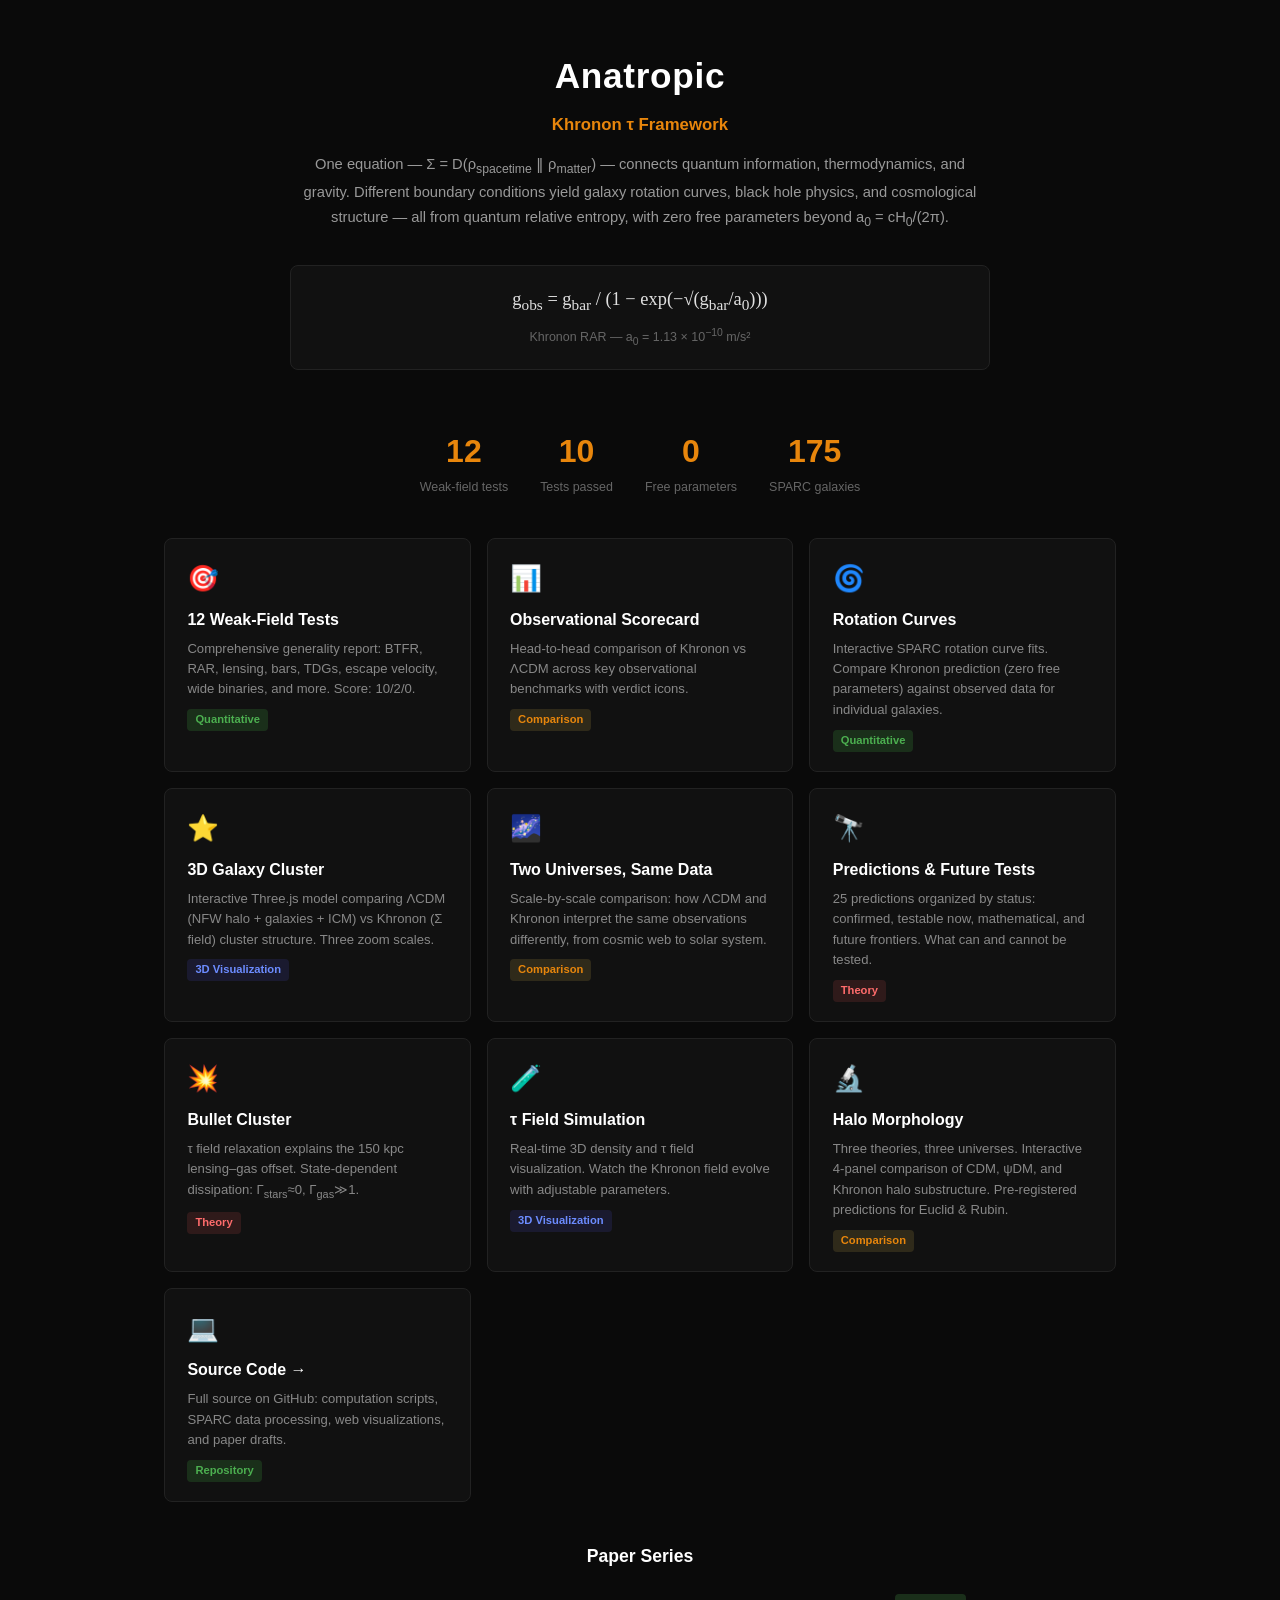
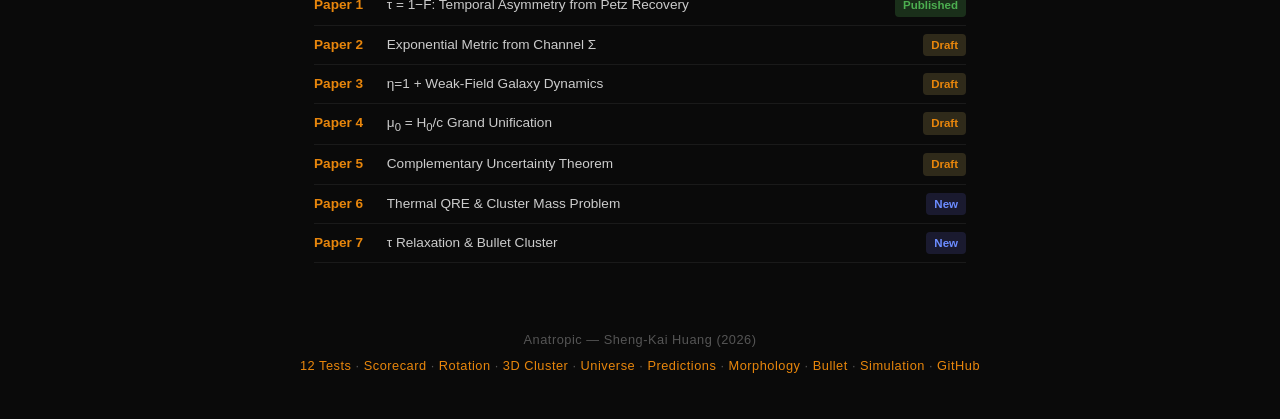
<file: web/index.html>
<!DOCTYPE html>
<html lang="en">
<head>
  <meta charset="UTF-8" />
  <meta name="viewport" content="width=device-width, initial-scale=1.0" />
  <title>Anatropic — Khronon τ Framework</title>
  <link rel="stylesheet" href="style.css" />
  <style>
    .hero {
      max-width: 860px;
      margin: 0 auto;
      padding: 3rem 1.5rem 1.5rem;
      text-align: center;
    }
    .hero h1 { font-size: 2.2rem; margin-bottom: 0.5rem; }
    .hero .tagline {
      font-size: 1.05rem;
      color: #e8860c;
      font-weight: 600;
      margin-bottom: 0.8rem;
    }
    .hero .desc {
      font-size: 0.92rem;
      color: #999;
      max-width: 700px;
      margin: 0 auto;
      line-height: 1.7;
    }

    .equation-banner {
      text-align: center;
      margin: 2rem auto 0;
      padding: 1.2rem;
      background: #111;
      border: 1px solid #222;
      border-radius: 8px;
      max-width: 700px;
      font-family: "Cambria Math", "Latin Modern Math", Georgia, serif;
      font-size: 1.15rem;
      color: #e0e0e0;
    }
    .equation-banner .eq-label {
      font-size: 0.78rem;
      color: #666;
      font-family: "Inter", sans-serif;
      margin-top: 0.5rem;
    }

    .page-grid {
      display: grid;
      grid-template-columns: repeat(auto-fill, minmax(280px, 1fr));
      gap: 16px;
      max-width: 1000px;
      margin: 2.5rem auto;
      padding: 0 1.5rem;
    }
    .page-card {
      background: #111;
      border: 1px solid #222;
      border-radius: 8px;
      padding: 1.2rem 1.4rem;
      transition: border-color 0.2s, transform 0.15s;
      text-decoration: none;
      display: block;
    }
    .page-card:hover {
      border-color: #e8860c;
      transform: translateY(-2px);
    }
    .page-card .card-icon {
      font-size: 1.6rem;
      margin-bottom: 0.5rem;
    }
    .page-card .card-title {
      font-size: 1rem;
      font-weight: 700;
      color: #fff;
      margin-bottom: 0.4rem;
    }
    .page-card .card-desc {
      font-size: 0.82rem;
      color: #888;
      line-height: 1.55;
    }
    .page-card .card-tag {
      display: inline-block;
      font-size: 0.7rem;
      padding: 2px 8px;
      border-radius: 4px;
      margin-top: 0.6rem;
      font-weight: 600;
    }
    .tag-data { background: #1a2f1a; color: #4caf50; }
    .tag-viz { background: #1a1a2f; color: #6c8cff; }
    .tag-theory { background: #2f1a1a; color: #ff6c6c; }
    .tag-compare { background: #2f2a1a; color: #e8860c; }

    .stats-row {
      display: flex;
      justify-content: center;
      gap: 2rem;
      margin: 2rem auto;
      flex-wrap: wrap;
    }
    .stat-item {
      text-align: center;
    }
    .stat-num {
      font-size: 2rem;
      font-weight: 800;
      color: #e8860c;
    }
    .stat-label {
      font-size: 0.78rem;
      color: #666;
    }

    .papers-section {
      max-width: 700px;
      margin: 2rem auto;
      padding: 0 1.5rem;
    }
    .papers-section h2 {
      font-size: 1.1rem;
      color: #fff;
      margin-bottom: 1rem;
      text-align: center;
    }
    .paper-row {
      display: flex;
      align-items: baseline;
      gap: 0.8rem;
      padding: 0.5rem 0;
      border-bottom: 1px solid #1a1a1a;
      font-size: 0.85rem;
    }
    .paper-num {
      color: #e8860c;
      font-weight: 700;
      min-width: 60px;
    }
    .paper-title { color: #ccc; flex: 1; }
    .paper-status {
      font-size: 0.72rem;
      padding: 2px 8px;
      border-radius: 4px;
      font-weight: 600;
    }
    .ps-done { background: #1a2f1a; color: #4caf50; }
    .ps-draft { background: #2f2a1a; color: #e8860c; }
    .ps-wip { background: #1a1a2f; color: #6c8cff; }
  </style>
</head>
<body>

  <div class="hero">
    <h1>Anatropic</h1>
    <div class="tagline">Khronon &tau; Framework</div>
    <p class="desc">
      One equation &mdash; &Sigma; = D(&rho;<sub>spacetime</sub> &Vert; &rho;<sub>matter</sub>) &mdash;
      connects quantum information, thermodynamics, and gravity.
      Different boundary conditions yield galaxy rotation curves, black hole physics,
      and cosmological structure &mdash; all from quantum relative entropy,
      with zero free parameters beyond a<sub>0</sub> = cH<sub>0</sub>/(2&pi;).
    </p>

    <div class="equation-banner">
      g<sub>obs</sub> = g<sub>bar</sub> / (1 &minus; exp(&minus;&radic;(g<sub>bar</sub>/a<sub>0</sub>)))
      <div class="eq-label">Khronon RAR &mdash; a<sub>0</sub> = 1.13 &times; 10<sup>&minus;10</sup> m/s&sup2;</div>
    </div>
  </div>

  <div class="stats-row">
    <div class="stat-item">
      <div class="stat-num">12</div>
      <div class="stat-label">Weak-field tests</div>
    </div>
    <div class="stat-item">
      <div class="stat-num">10</div>
      <div class="stat-label">Tests passed</div>
    </div>
    <div class="stat-item">
      <div class="stat-num">0</div>
      <div class="stat-label">Free parameters</div>
    </div>
    <div class="stat-item">
      <div class="stat-num">175</div>
      <div class="stat-label">SPARC galaxies</div>
    </div>
  </div>

  <div class="page-grid">
    <a href="generality.html" class="page-card">
      <div class="card-icon">&#x1F3AF;</div>
      <div class="card-title">12 Weak-Field Tests</div>
      <div class="card-desc">
        Comprehensive generality report: BTFR, RAR, lensing, bars, TDGs,
        escape velocity, wide binaries, and more. Score: 10/2/0.
      </div>
      <span class="card-tag tag-data">Quantitative</span>
    </a>

    <a href="scorecard.html" class="page-card">
      <div class="card-icon">&#x1F4CA;</div>
      <div class="card-title">Observational Scorecard</div>
      <div class="card-desc">
        Head-to-head comparison of Khronon vs &Lambda;CDM across
        key observational benchmarks with verdict icons.
      </div>
      <span class="card-tag tag-compare">Comparison</span>
    </a>

    <a href="rotation.html" class="page-card">
      <div class="card-icon">&#x1F300;</div>
      <div class="card-title">Rotation Curves</div>
      <div class="card-desc">
        Interactive SPARC rotation curve fits. Compare Khronon prediction
        (zero free parameters) against observed data for individual galaxies.
      </div>
      <span class="card-tag tag-data">Quantitative</span>
    </a>

    <a href="cluster3d.html" class="page-card">
      <div class="card-icon">&#x2B50;</div>
      <div class="card-title">3D Galaxy Cluster</div>
      <div class="card-desc">
        Interactive Three.js model comparing &Lambda;CDM (NFW halo + galaxies + ICM)
        vs Khronon (&Sigma; field) cluster structure. Three zoom scales.
      </div>
      <span class="card-tag tag-viz">3D Visualization</span>
    </a>

    <a href="universe.html" class="page-card">
      <div class="card-icon">&#x1F30C;</div>
      <div class="card-title">Two Universes, Same Data</div>
      <div class="card-desc">
        Scale-by-scale comparison: how &Lambda;CDM and Khronon interpret the
        same observations differently, from cosmic web to solar system.
      </div>
      <span class="card-tag tag-compare">Comparison</span>
    </a>

    <a href="predictions.html" class="page-card">
      <div class="card-icon">&#x1F52D;</div>
      <div class="card-title">Predictions &amp; Future Tests</div>
      <div class="card-desc">
        25 predictions organized by status: confirmed, testable now,
        mathematical, and future frontiers. What can and cannot be tested.
      </div>
      <span class="card-tag tag-theory">Theory</span>
    </a>

    <a href="bullet.html" class="page-card">
      <div class="card-icon">&#x1F4A5;</div>
      <div class="card-title">Bullet Cluster</div>
      <div class="card-desc">
        &tau; field relaxation explains the 150 kpc lensing&ndash;gas offset.
        State-dependent dissipation: &Gamma;<sub>stars</sub>&approx;0,
        &Gamma;<sub>gas</sub>&gg;1.
      </div>
      <span class="card-tag tag-theory">Theory</span>
    </a>

    <a href="sim.html" class="page-card">
      <div class="card-icon">&#x1F9EA;</div>
      <div class="card-title">&tau; Field Simulation</div>
      <div class="card-desc">
        Real-time 3D density and &tau; field visualization.
        Watch the Khronon field evolve with adjustable parameters.
      </div>
      <span class="card-tag tag-viz">3D Visualization</span>
    </a>

    <a href="morphology.html" class="page-card">
      <div class="card-icon">&#x1F52C;</div>
      <div class="card-title">Halo Morphology</div>
      <div class="card-desc">
        Three theories, three universes. Interactive 4-panel comparison of
        CDM, &psi;DM, and Khronon halo substructure. Pre-registered predictions
        for Euclid &amp; Rubin.
      </div>
      <span class="card-tag tag-compare">Comparison</span>
    </a>

    <a href="https://github.com/akaiHuang/anatropic" class="page-card" target="_blank" rel="noopener">
      <div class="card-icon">&#x1F4BB;</div>
      <div class="card-title">Source Code &rarr;</div>
      <div class="card-desc">
        Full source on GitHub: computation scripts, SPARC data processing,
        web visualizations, and paper drafts.
      </div>
      <span class="card-tag tag-data">Repository</span>
    </a>
  </div>

  <div class="papers-section">
    <h2>Paper Series</h2>
    <div class="paper-row">
      <span class="paper-num">Paper 1</span>
      <span class="paper-title">&tau; = 1&minus;F: Temporal Asymmetry from Petz Recovery</span>
      <span class="paper-status ps-done">Published</span>
    </div>
    <div class="paper-row">
      <span class="paper-num">Paper 2</span>
      <span class="paper-title">Exponential Metric from Channel &Sigma;</span>
      <span class="paper-status ps-draft">Draft</span>
    </div>
    <div class="paper-row">
      <span class="paper-num">Paper 3</span>
      <span class="paper-title">&eta;=1 + Weak-Field Galaxy Dynamics</span>
      <span class="paper-status ps-draft">Draft</span>
    </div>
    <div class="paper-row">
      <span class="paper-num">Paper 4</span>
      <span class="paper-title">&mu;<sub>0</sub> = H<sub>0</sub>/c Grand Unification</span>
      <span class="paper-status ps-draft">Draft</span>
    </div>
    <div class="paper-row">
      <span class="paper-num">Paper 5</span>
      <span class="paper-title">Complementary Uncertainty Theorem</span>
      <span class="paper-status ps-draft">Draft</span>
    </div>
    <div class="paper-row">
      <span class="paper-num">Paper 6</span>
      <span class="paper-title">Thermal QRE &amp; Cluster Mass Problem</span>
      <span class="paper-status ps-wip">New</span>
    </div>
    <div class="paper-row">
      <span class="paper-num">Paper 7</span>
      <span class="paper-title">&tau; Relaxation &amp; Bullet Cluster</span>
      <span class="paper-status ps-wip">New</span>
    </div>
  </div>

  <footer>
    Anatropic &mdash; Sheng-Kai Huang (2026)<br />
    <a href="generality.html">12 Tests</a>
    &middot;
    <a href="scorecard.html">Scorecard</a>
    &middot;
    <a href="rotation.html">Rotation</a>
    &middot;
    <a href="cluster3d.html">3D Cluster</a>
    &middot;
    <a href="universe.html">Universe</a>
    &middot;
    <a href="predictions.html">Predictions</a>
    &middot;
    <a href="morphology.html">Morphology</a>
    &middot;
    <a href="bullet.html">Bullet</a>
    &middot;
    <a href="sim.html">Simulation</a>
    &middot;
    <a href="https://github.com/akaiHuang/anatropic" target="_blank" rel="noopener">GitHub</a>
  </footer>

</body>
</html>
</file>
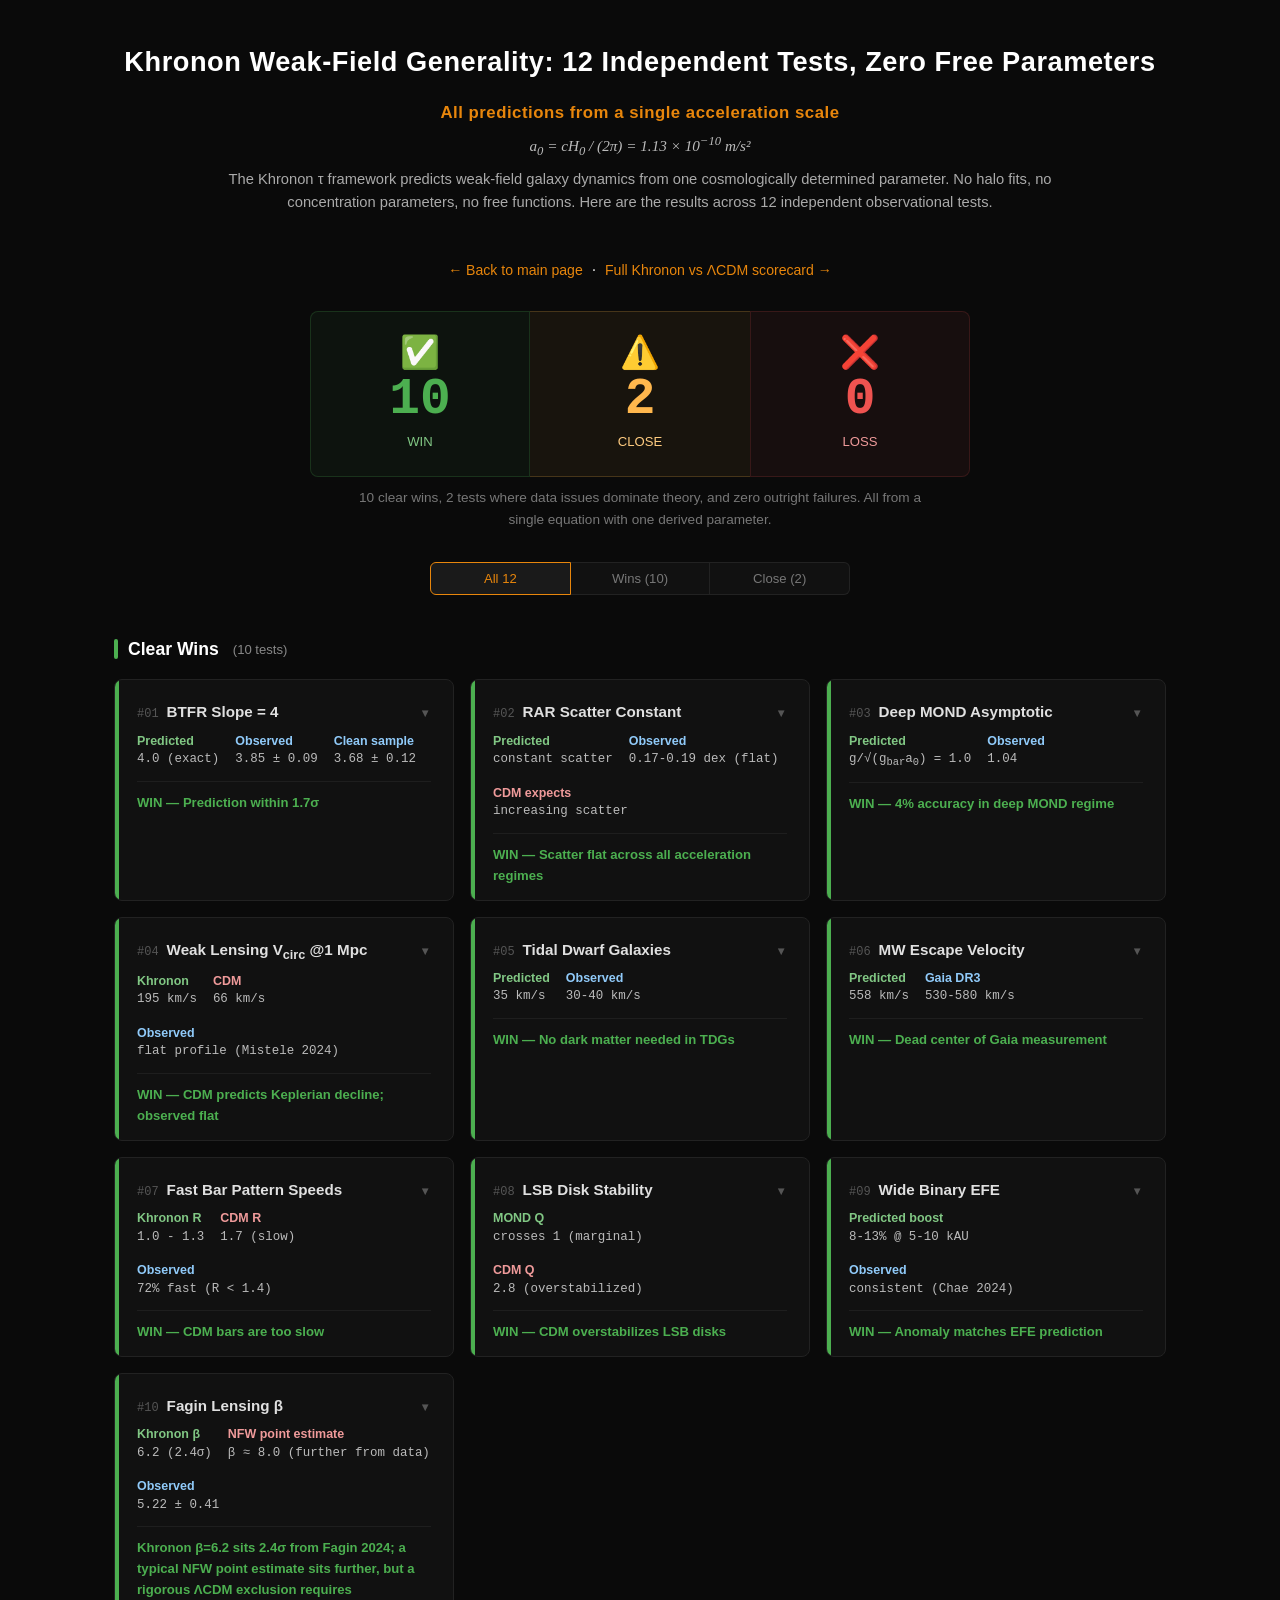
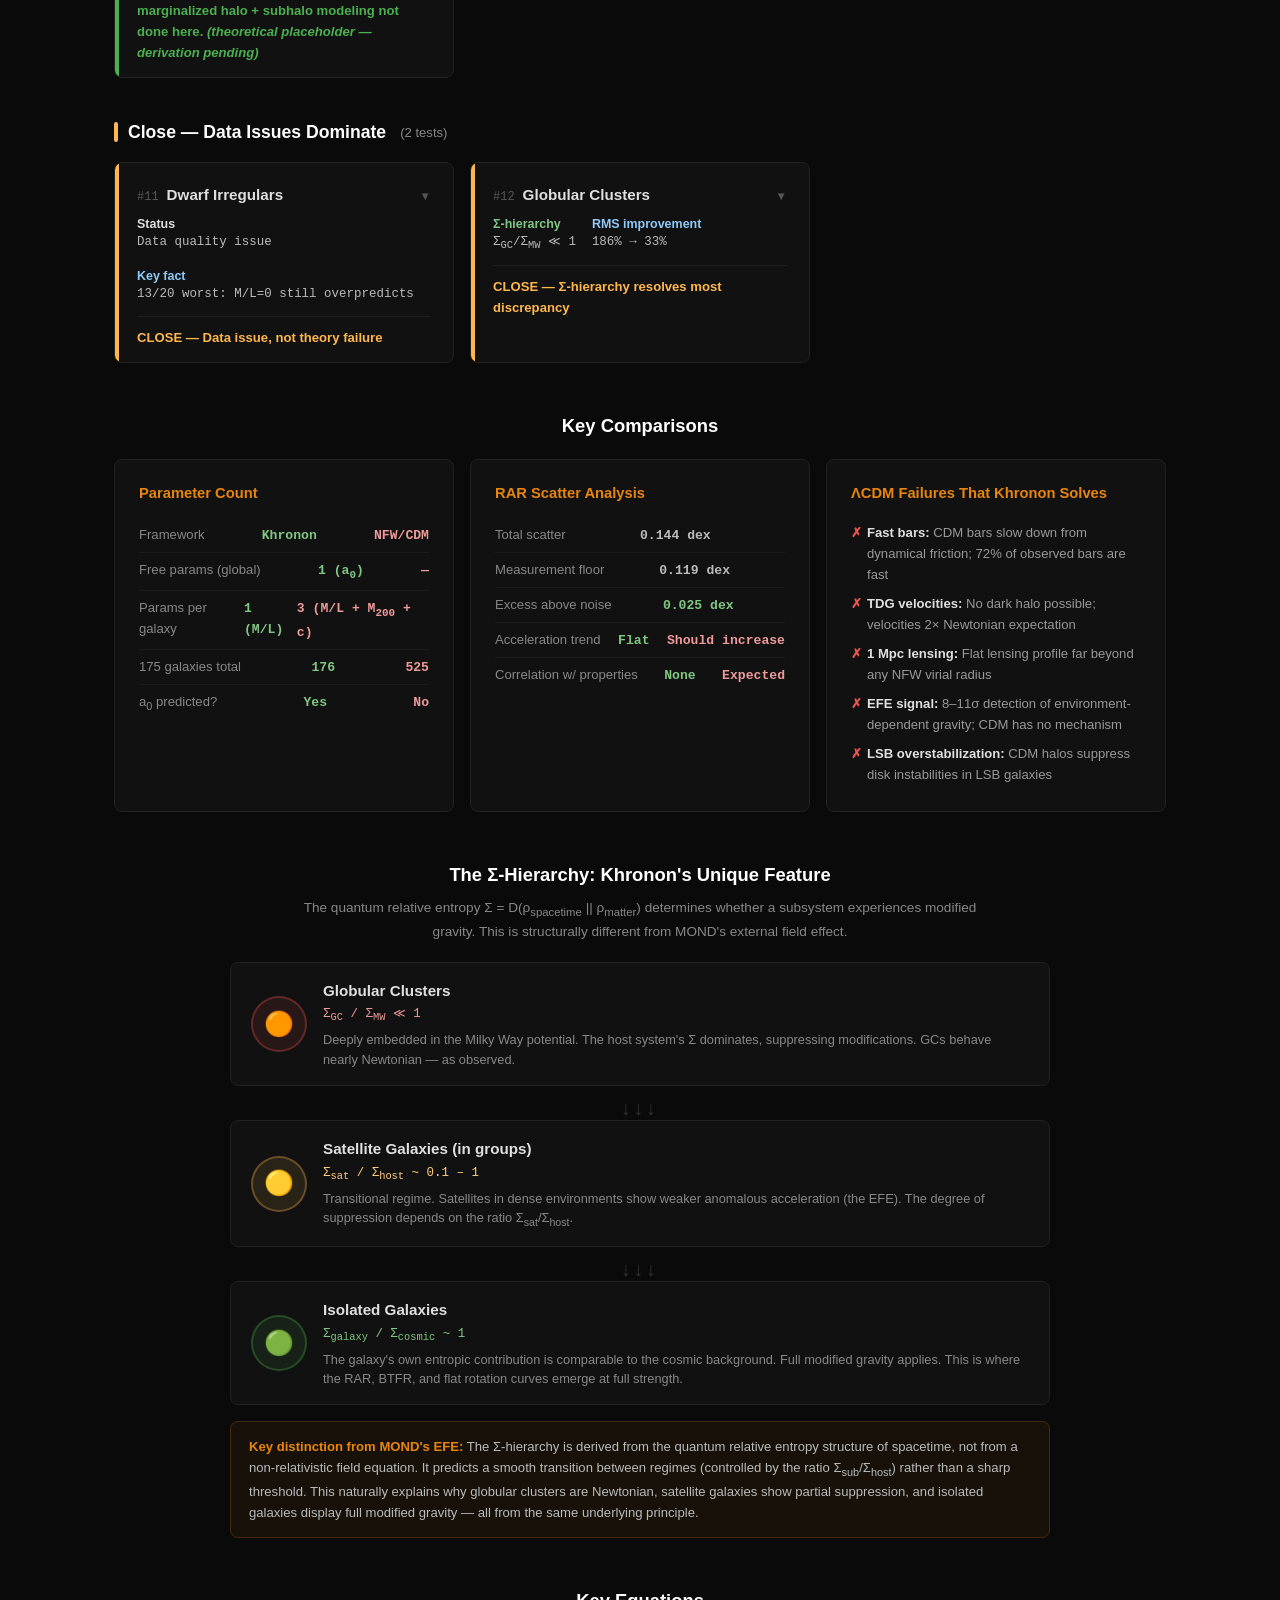
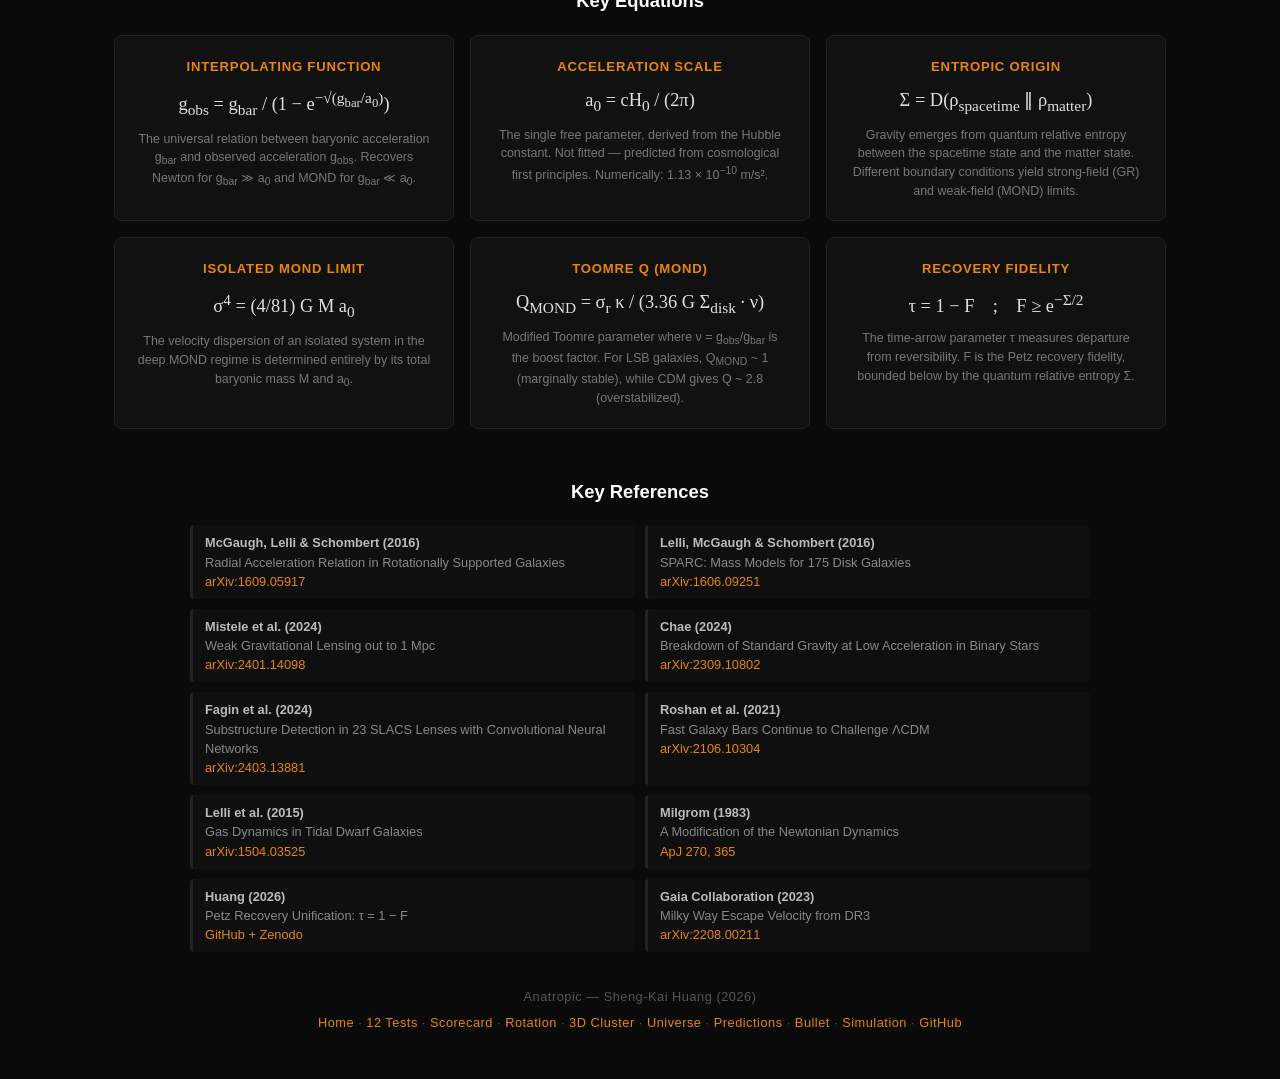
<file: web/generality.html>
<!DOCTYPE html>
<html lang="en">
<head>
  <meta charset="UTF-8" />
  <meta name="viewport" content="width=device-width, initial-scale=1.0" />
  <title>Weak-Field Generality — 12 Independent Tests, Zero Free Parameters</title>
  <link rel="stylesheet" href="style.css" />
  <style>
    /* ── Generality page styles ───────────────────────────── */

    /* Hero section */
    .hero-tagline {
      font-size: 1.05rem;
      color: #e8860c;
      font-weight: 600;
      letter-spacing: 0.03em;
      margin-bottom: 0.3rem;
    }
    .hero-equation {
      font-family: "Cambria Math", "Latin Modern Math", Georgia, serif;
      font-style: italic;
      font-size: 0.95rem;
      color: #bbbbbb;
      margin-bottom: 0.4rem;
    }

    /* ── Score banner ─────────────────────────────────────── */
    .score-banner {
      display: flex;
      justify-content: center;
      align-items: center;
      gap: 0;
      max-width: 700px;
      margin: 1.8rem auto 0.4rem;
      flex-wrap: wrap;
    }
    .score-block {
      flex: 1;
      min-width: 150px;
      max-width: 220px;
      padding: 24px 16px;
      text-align: center;
      position: relative;
    }
    .score-block .sb-icon {
      font-size: 2rem;
      line-height: 1;
      margin-bottom: 6px;
    }
    .score-block .sb-number {
      font-size: 3.2rem;
      font-weight: 800;
      font-family: "Menlo", "Consolas", monospace;
      line-height: 1;
    }
    .score-block .sb-label {
      font-size: 0.82rem;
      margin-top: 6px;
      font-weight: 500;
    }
    .score-block.win {
      background: rgba(76, 175, 80, 0.06);
      border: 1px solid rgba(76, 175, 80, 0.2);
      border-radius: 8px 0 0 8px;
    }
    .score-block.win .sb-number { color: #4caf50; }
    .score-block.win .sb-label { color: #81c784; }
    .score-block.close {
      background: rgba(255, 183, 77, 0.06);
      border: 1px solid rgba(255, 183, 77, 0.2);
      border-left: none;
      border-right: none;
    }
    .score-block.close .sb-number { color: #ffb74d; }
    .score-block.close .sb-label { color: #ffcc80; }
    .score-block.loss {
      background: rgba(239, 83, 80, 0.06);
      border: 1px solid rgba(239, 83, 80, 0.15);
      border-radius: 0 8px 8px 0;
    }
    .score-block.loss .sb-number { color: #ef5350; }
    .score-block.loss .sb-label { color: #ef9a9a; }

    .score-summary-text {
      text-align: center;
      font-size: 0.85rem;
      color: #777;
      max-width: 600px;
      margin: 0.6rem auto 0;
    }

    /* ── Nav link ─────────────────────────────────────────── */
    .nav-link {
      text-align: center;
      margin: 16px 0;
    }
    .nav-link a {
      color: #e8860c;
      text-decoration: none;
      font-size: 0.88rem;
    }
    .nav-link a:hover {
      text-decoration: underline;
      color: #ffaa33;
    }

    /* ── Filter tabs ──────────────────────────────────────── */
    .filter-tabs {
      display: flex;
      justify-content: center;
      gap: 0;
      max-width: 420px;
      margin: 2rem auto 0.5rem;
    }
    .filter-tab {
      flex: 1;
      padding: 8px 16px;
      font-size: 0.82rem;
      background: #111;
      color: #777;
      border: 1px solid #222;
      cursor: pointer;
      transition: all 0.2s;
      font-family: inherit;
    }
    .filter-tab:first-child { border-radius: 6px 0 0 6px; }
    .filter-tab:last-child { border-radius: 0 6px 6px 0; border-left: none; }
    .filter-tab:not(:first-child):not(:last-child) { border-left: none; }
    .filter-tab.active {
      background: #1a1a1a;
      color: #e8860c;
      border-color: #e8860c;
    }
    .filter-tab:hover:not(.active) {
      background: #161616;
      color: #aaa;
    }

    /* ── Section headings ─────────────────────────────────── */
    .section-heading {
      max-width: 1100px;
      margin: 2.5rem auto 1rem;
      padding: 0 1.5rem;
      font-size: 1.1rem;
      font-weight: 600;
      color: #ffffff;
      display: flex;
      align-items: center;
      gap: 10px;
    }
    .section-heading .sh-bar {
      width: 4px;
      height: 20px;
      border-radius: 2px;
    }
    .section-heading .sh-bar.green { background: #4caf50; }
    .section-heading .sh-bar.amber { background: #ffb74d; }
    .section-heading .sh-count {
      font-size: 0.82rem;
      color: #888;
      font-weight: 400;
      margin-left: 4px;
    }

    /* ── Test cards ────────────────────────────────────────── */
    .test-grid {
      display: grid;
      grid-template-columns: repeat(auto-fill, minmax(340px, 1fr));
      gap: 16px;
      max-width: 1100px;
      margin: 0 auto;
      padding: 0 1.5rem;
    }

    .test-card {
      background: #111;
      border: 1px solid #222;
      border-radius: 8px;
      padding: 0;
      position: relative;
      transition: border-color 0.2s, transform 0.15s;
      overflow: hidden;
    }
    .test-card:hover {
      border-color: #444;
      transform: translateY(-2px);
    }

    .test-card .tc-indicator {
      position: absolute;
      top: 0;
      left: 0;
      width: 4px;
      height: 100%;
      border-radius: 8px 0 0 8px;
    }
    .test-card .tc-indicator.green { background: #4caf50; }
    .test-card .tc-indicator.amber { background: #ffb74d; }

    .tc-summary {
      padding: 20px 22px 0 22px;
      cursor: pointer;
      user-select: none;
    }

    .test-card .tc-header {
      display: flex;
      align-items: baseline;
      gap: 8px;
      margin-bottom: 8px;
    }
    .test-card .tc-num {
      font-family: "Menlo", "Consolas", monospace;
      font-size: 0.75rem;
      color: #555;
      flex-shrink: 0;
    }
    .test-card .tc-name {
      font-size: 0.95rem;
      font-weight: 600;
      color: #e0e0e0;
    }
    .test-card .tc-toggle {
      margin-left: auto;
      font-size: 0.72rem;
      color: #555;
      transition: transform 0.2s;
      flex-shrink: 0;
    }
    .test-card.expanded .tc-toggle {
      transform: rotate(180deg);
    }

    .tc-quick {
      display: flex;
      gap: 16px;
      flex-wrap: wrap;
      margin-bottom: 12px;
    }
    .tc-quick-item {
      font-size: 0.78rem;
      line-height: 1.4;
    }
    .tc-quick-label {
      font-weight: 600;
      display: block;
    }
    .tc-quick-label.pred { color: #81c784; }
    .tc-quick-label.obs { color: #90caf9; }
    .tc-quick-label.cdm { color: #ef9a9a; }
    .tc-quick-value {
      color: #bbb;
      font-family: "Menlo", "Consolas", monospace;
      font-size: 0.78rem;
    }

    .tc-verdict-line {
      padding: 10px 0 14px;
      border-top: 1px solid #1e1e1e;
      font-size: 0.82rem;
      font-weight: 600;
    }
    .tc-verdict-line.green { color: #4caf50; }
    .tc-verdict-line.amber { color: #ffb74d; }

    /* Expandable detail */
    .tc-detail {
      max-height: 0;
      overflow: hidden;
      transition: max-height 0.35s ease, padding 0.35s ease;
      padding: 0 22px;
    }
    .test-card.expanded .tc-detail {
      max-height: 600px;
      padding: 0 22px 18px;
    }

    .tc-detail-section {
      margin-bottom: 10px;
    }
    .tc-detail-section .td-label {
      font-size: 0.78rem;
      font-weight: 600;
      margin-bottom: 2px;
    }
    .tc-detail-section .td-label.khronon { color: #81c784; }
    .tc-detail-section .td-label.cdm { color: #ef9a9a; }
    .tc-detail-section .td-label.obs { color: #90caf9; }
    .tc-detail-section .td-label.note { color: #e8860c; }
    .tc-detail-section .td-text {
      font-size: 0.8rem;
      color: #999;
      line-height: 1.55;
    }

    .tc-ref {
      font-size: 0.72rem;
      color: #555;
      margin-top: 8px;
      font-style: italic;
      border-top: 1px solid #1a1a1a;
      padding-top: 8px;
    }

    /* ── Comparison section ────────────────────────────────── */
    .comparison-section {
      max-width: 1100px;
      margin: 3rem auto 0;
      padding: 0 1.5rem;
    }
    .comparison-section h2 {
      font-size: 1.15rem;
      font-weight: 600;
      color: #fff;
      text-align: center;
      margin-bottom: 1.2rem;
    }

    .comparison-grid {
      display: grid;
      grid-template-columns: repeat(auto-fit, minmax(320px, 1fr));
      gap: 16px;
    }
    .comparison-card {
      background: #111;
      border: 1px solid #222;
      border-radius: 8px;
      padding: 22px 24px;
      transition: border-color 0.2s;
    }
    .comparison-card:hover {
      border-color: #333;
    }
    .comparison-card .cc-title {
      font-size: 0.92rem;
      font-weight: 600;
      color: #e8860c;
      margin-bottom: 12px;
    }

    .cc-row {
      display: flex;
      justify-content: space-between;
      align-items: baseline;
      padding: 6px 0;
      border-bottom: 1px solid #1a1a1a;
      font-size: 0.82rem;
    }
    .cc-row:last-child { border-bottom: none; }
    .cc-row-label { color: #888; }
    .cc-row-khronon { color: #81c784; font-weight: 600; font-family: "Menlo","Consolas",monospace; }
    .cc-row-cdm { color: #ef9a9a; font-weight: 600; font-family: "Menlo","Consolas",monospace; }

    .cc-failures {
      margin-top: 10px;
      padding: 0;
      list-style: none;
    }
    .cc-failures li {
      font-size: 0.82rem;
      color: #999;
      padding: 4px 0 4px 16px;
      position: relative;
    }
    .cc-failures li::before {
      content: "\2717";
      position: absolute;
      left: 0;
      color: #ef5350;
      font-weight: 700;
    }
    .cc-failures li strong {
      color: #e0e0e0;
    }

    /* ── Sigma hierarchy ──────────────────────────────────── */
    .sigma-section {
      max-width: 1100px;
      margin: 3rem auto 0;
      padding: 0 1.5rem;
    }
    .sigma-section h2 {
      font-size: 1.15rem;
      font-weight: 600;
      color: #fff;
      text-align: center;
      margin-bottom: 0.5rem;
    }
    .sigma-section .sigma-subtitle {
      text-align: center;
      font-size: 0.85rem;
      color: #888;
      max-width: 700px;
      margin: 0 auto 1.2rem;
    }

    .sigma-diagram {
      max-width: 820px;
      margin: 0 auto;
      position: relative;
    }
    .sigma-row {
      display: flex;
      align-items: center;
      gap: 16px;
      padding: 16px 20px;
      background: #111;
      border: 1px solid #222;
      border-radius: 8px;
      margin-bottom: 12px;
      transition: border-color 0.2s;
    }
    .sigma-row:hover { border-color: #333; }

    .sigma-icon {
      width: 56px;
      height: 56px;
      border-radius: 50%;
      display: flex;
      align-items: center;
      justify-content: center;
      font-size: 1.5rem;
      flex-shrink: 0;
    }
    .sigma-icon.newtonian {
      background: rgba(239, 83, 80, 0.1);
      border: 2px solid rgba(239, 83, 80, 0.3);
    }
    .sigma-icon.transition {
      background: rgba(255, 183, 77, 0.1);
      border: 2px solid rgba(255, 183, 77, 0.3);
    }
    .sigma-icon.modified {
      background: rgba(76, 175, 80, 0.1);
      border: 2px solid rgba(76, 175, 80, 0.3);
    }

    .sigma-content { flex: 1; }
    .sigma-name {
      font-size: 0.95rem;
      font-weight: 600;
      color: #e0e0e0;
      margin-bottom: 2px;
    }
    .sigma-formula {
      font-family: "Menlo", "Consolas", monospace;
      font-size: 0.78rem;
      margin-bottom: 4px;
    }
    .sigma-formula.newton { color: #ef9a9a; }
    .sigma-formula.trans { color: #ffcc80; }
    .sigma-formula.mod { color: #81c784; }
    .sigma-desc {
      font-size: 0.8rem;
      color: #888;
      line-height: 1.5;
    }

    .sigma-arrow {
      text-align: center;
      color: #333;
      font-size: 1.2rem;
      margin: -4px 0;
      letter-spacing: 0.15em;
    }

    .sigma-note {
      max-width: 820px;
      margin: 16px auto 0;
      padding: 14px 18px;
      background: rgba(232, 134, 12, 0.06);
      border: 1px solid rgba(232, 134, 12, 0.2);
      border-radius: 8px;
      font-size: 0.82rem;
      color: #bbb;
      line-height: 1.6;
    }
    .sigma-note strong { color: #e8860c; }

    /* ── Equations section ─────────────────────────────────── */
    .equations-section {
      max-width: 1100px;
      margin: 3rem auto 0;
      padding: 0 1.5rem;
    }
    .equations-section h2 {
      font-size: 1.15rem;
      font-weight: 600;
      color: #fff;
      text-align: center;
      margin-bottom: 1.2rem;
    }
    .eq-grid {
      display: grid;
      grid-template-columns: repeat(auto-fit, minmax(300px, 1fr));
      gap: 16px;
    }
    .eq-card {
      background: #111;
      border: 1px solid #222;
      border-radius: 8px;
      padding: 20px 22px;
      text-align: center;
      transition: border-color 0.2s;
    }
    .eq-card:hover { border-color: #333; }
    .eq-card .eq-name {
      font-size: 0.82rem;
      font-weight: 600;
      color: #e8860c;
      margin-bottom: 10px;
      text-transform: uppercase;
      letter-spacing: 0.06em;
    }
    .eq-card .eq-formula {
      font-family: "Cambria Math", "Latin Modern Math", Georgia, serif;
      font-size: 1.15rem;
      color: #e0e0e0;
      margin-bottom: 8px;
      line-height: 1.5;
    }
    .eq-card .eq-desc {
      font-size: 0.78rem;
      color: #777;
      line-height: 1.5;
    }

    /* ── References section ────────────────────────────────── */
    .references-section {
      max-width: 1100px;
      margin: 3rem auto 0;
      padding: 0 1.5rem;
    }
    .references-section h2 {
      font-size: 1.15rem;
      font-weight: 600;
      color: #fff;
      text-align: center;
      margin-bottom: 1.2rem;
    }
    .ref-list {
      display: grid;
      grid-template-columns: repeat(auto-fit, minmax(300px, 1fr));
      gap: 10px;
      max-width: 900px;
      margin: 0 auto;
    }
    .ref-item {
      font-size: 0.8rem;
      color: #888;
      line-height: 1.5;
      padding: 8px 12px;
      background: #0f0f0f;
      border-radius: 4px;
      border-left: 3px solid #222;
    }
    .ref-item a {
      color: #e8860c;
      text-decoration: none;
    }
    .ref-item a:hover {
      text-decoration: underline;
      color: #ffaa33;
    }
    .ref-item strong { color: #bbb; }

    /* ── Responsive ────────────────────────────────────────── */
    @media (max-width: 760px) {
      h1 { font-size: 1.25rem; }
      .score-banner { flex-direction: column; align-items: center; }
      .score-block { max-width: 100%; width: 100%; }
      .score-block.win { border-radius: 8px 8px 0 0; }
      .score-block.close { border-left: 1px solid rgba(255,183,77,0.2); border-right: 1px solid rgba(255,183,77,0.2); }
      .score-block.loss { border-radius: 0 0 8px 8px; }
      .score-block .sb-number { font-size: 2.4rem; }
      .test-grid { grid-template-columns: 1fr; }
      .tc-quick { flex-direction: column; gap: 8px; }
      .sigma-row { flex-direction: column; text-align: center; }
      .filter-tabs { max-width: 100%; margin-left: 1rem; margin-right: 1rem; }
    }
  </style>
</head>
<body>

  <!-- ════════════════════════════════════════════════════════
       HEADER
       ════════════════════════════════════════════════════════ -->
  <header>
    <h1>Khronon Weak-Field Generality: 12 Independent Tests, Zero Free Parameters</h1>
    <p class="hero-tagline">All predictions from a single acceleration scale</p>
    <p class="hero-equation">
      a<sub>0</sub> = cH<sub>0</sub> / (2&pi;) = 1.13 &times; 10<sup>&minus;10</sup> m/s&sup2;
    </p>
    <p class="subtitle">
      The Khronon &tau; framework predicts weak-field galaxy dynamics from one cosmologically
      determined parameter. No halo fits, no concentration parameters, no free functions.
      Here are the results across 12 independent observational tests.
    </p>
  </header>

  <div class="nav-link">
    <a href="index.html">&larr; Back to main page</a>
    &nbsp;&middot;&nbsp;
    <a href="scorecard.html">Full Khronon vs &Lambda;CDM scorecard &rarr;</a>
  </div>

  <!-- ════════════════════════════════════════════════════════
       SECTION 1: SCORE SUMMARY
       ════════════════════════════════════════════════════════ -->
  <div class="score-banner">
    <div class="score-block win">
      <div class="sb-icon">&#x2705;</div>
      <div class="sb-number">10</div>
      <div class="sb-label">WIN</div>
    </div>
    <div class="score-block close">
      <div class="sb-icon">&#x26A0;&#xFE0F;</div>
      <div class="sb-number">2</div>
      <div class="sb-label">CLOSE</div>
    </div>
    <div class="score-block loss">
      <div class="sb-icon">&#x274C;</div>
      <div class="sb-number">0</div>
      <div class="sb-label">LOSS</div>
    </div>
  </div>
  <p class="score-summary-text">
    10 clear wins, 2 tests where data issues dominate theory, and zero outright failures.
    All from a single equation with one derived parameter.
  </p>

  <!-- ════════════════════════════════════════════════════════
       SECTION 2: THE 12 TESTS
       ════════════════════════════════════════════════════════ -->

  <!-- Filter tabs -->
  <div class="filter-tabs">
    <button class="filter-tab active" data-filter="all">All 12</button>
    <button class="filter-tab" data-filter="win">Wins (10)</button>
    <button class="filter-tab" data-filter="close">Close (2)</button>
  </div>

  <!-- ── WINS ──────────────────────────────────────────────── -->
  <div class="section-heading" data-group="win">
    <div class="sh-bar green"></div>
    Clear Wins
    <span class="sh-count">(10 tests)</span>
  </div>

  <div class="test-grid" data-group="win">

    <!-- Test 1: BTFR -->
    <div class="test-card" data-type="win">
      <div class="tc-indicator green"></div>
      <div class="tc-summary" onclick="toggleCard(this)">
        <div class="tc-header">
          <span class="tc-num">#01</span>
          <span class="tc-name">BTFR Slope = 4</span>
          <span class="tc-toggle">&#x25BC;</span>
        </div>
        <div class="tc-quick">
          <div class="tc-quick-item">
            <span class="tc-quick-label pred">Predicted</span>
            <span class="tc-quick-value">4.0 (exact)</span>
          </div>
          <div class="tc-quick-item">
            <span class="tc-quick-label obs">Observed</span>
            <span class="tc-quick-value">3.85 &plusmn; 0.09</span>
          </div>
          <div class="tc-quick-item">
            <span class="tc-quick-label obs">Clean sample</span>
            <span class="tc-quick-value">3.68 &plusmn; 0.12</span>
          </div>
        </div>
        <div class="tc-verdict-line green">WIN &mdash; Prediction within 1.7&sigma;</div>
      </div>
      <div class="tc-detail">
        <div class="tc-detail-section">
          <div class="td-label khronon">Khronon prediction</div>
          <div class="td-text">
            In the deep MOND limit, M<sub>bar</sub> = V<sub>f</sub><sup>4</sup> / (G a<sub>0</sub>).
            The slope 4 is an exact analytic result with zero adjustable parameters.
            The intercept is fixed by a<sub>0</sub> = cH<sub>0</sub>/(2&pi;).
          </div>
        </div>
        <div class="tc-detail-section">
          <div class="td-label cdm">&Lambda;CDM expectation</div>
          <div class="td-text">
            NFW halo models predict slopes 3.0&ndash;3.5 depending on halo concentration
            and feedback prescriptions. The exact value is not predicted a priori.
          </div>
        </div>
        <div class="tc-detail-section">
          <div class="td-label obs">Observational status</div>
          <div class="td-text">
            Full SPARC sample: 3.85 &plusmn; 0.09. Gas-dominated (clean) subsample: 3.68 &plusmn; 0.12.
            The slope is consistent with 4 within systematics of M/L calibration.
          </div>
        </div>
        <div class="tc-ref">
          McGaugh (2012); Lelli, McGaugh &amp; Schombert (2016); Lelli et al. (2019)
        </div>
      </div>
    </div>

    <!-- Test 2: RAR Scatter -->
    <div class="test-card" data-type="win">
      <div class="tc-indicator green"></div>
      <div class="tc-summary" onclick="toggleCard(this)">
        <div class="tc-header">
          <span class="tc-num">#02</span>
          <span class="tc-name">RAR Scatter Constant</span>
          <span class="tc-toggle">&#x25BC;</span>
        </div>
        <div class="tc-quick">
          <div class="tc-quick-item">
            <span class="tc-quick-label pred">Predicted</span>
            <span class="tc-quick-value">constant scatter</span>
          </div>
          <div class="tc-quick-item">
            <span class="tc-quick-label obs">Observed</span>
            <span class="tc-quick-value">0.17-0.19 dex (flat)</span>
          </div>
          <div class="tc-quick-item">
            <span class="tc-quick-label cdm">CDM expects</span>
            <span class="tc-quick-value">increasing scatter</span>
          </div>
        </div>
        <div class="tc-verdict-line green">WIN &mdash; Scatter flat across all acceleration regimes</div>
      </div>
      <div class="tc-detail">
        <div class="tc-detail-section">
          <div class="td-label khronon">Khronon prediction</div>
          <div class="td-text">
            A universal deterministic formula g<sub>obs</sub>(g<sub>bar</sub>) implies
            that residual scatter comes only from measurement errors (distance, inclination, M/L).
            This scatter should be constant across all accelerations.
          </div>
        </div>
        <div class="tc-detail-section">
          <div class="td-label cdm">&Lambda;CDM expectation</div>
          <div class="td-text">
            In CDM, the RAR arises statistically from halo abundance matching. Scatter should
            increase at low accelerations where halo diversity is greatest.
          </div>
        </div>
        <div class="tc-detail-section">
          <div class="td-label obs">Observational status</div>
          <div class="td-text">
            SPARC data shows 0.17&ndash;0.19 dex scatter that is flat across all acceleration
            bins from 10<sup>&minus;9</sup> to 10<sup>&minus;12</sup> m/s&sup2;. Measurement floor
            is ~0.12 dex, so most scatter is observational.
          </div>
        </div>
        <div class="tc-ref">
          McGaugh, Lelli &amp; Schombert (2016); Li et al. (2018)
        </div>
      </div>
    </div>

    <!-- Test 3: Deep MOND Asymptotic -->
    <div class="test-card" data-type="win">
      <div class="tc-indicator green"></div>
      <div class="tc-summary" onclick="toggleCard(this)">
        <div class="tc-header">
          <span class="tc-num">#03</span>
          <span class="tc-name">Deep MOND Asymptotic</span>
          <span class="tc-toggle">&#x25BC;</span>
        </div>
        <div class="tc-quick">
          <div class="tc-quick-item">
            <span class="tc-quick-label pred">Predicted</span>
            <span class="tc-quick-value">g/&radic;(g<sub>bar</sub>a<sub>0</sub>) = 1.0</span>
          </div>
          <div class="tc-quick-item">
            <span class="tc-quick-label obs">Observed</span>
            <span class="tc-quick-value">1.04</span>
          </div>
        </div>
        <div class="tc-verdict-line green">WIN &mdash; 4% accuracy in deep MOND regime</div>
      </div>
      <div class="tc-detail">
        <div class="tc-detail-section">
          <div class="td-label khronon">Khronon prediction</div>
          <div class="td-text">
            When g<sub>bar</sub> &Lt; a<sub>0</sub>, the interpolating function asymptotes to
            g<sub>obs</sub> = &radic;(g<sub>bar</sub> &middot; a<sub>0</sub>). The ratio
            g<sub>obs</sub>/&radic;(g<sub>bar</sub> a<sub>0</sub>) should approach exactly 1.
          </div>
        </div>
        <div class="tc-detail-section">
          <div class="td-label obs">Observational status</div>
          <div class="td-text">
            Using the lowest acceleration bins of SPARC galaxies (g<sub>bar</sub> &lt; 10<sup>&minus;11</sup> m/s&sup2;),
            the ratio is measured to be 1.04 &mdash; within 4% of the exact prediction.
          </div>
        </div>
        <div class="tc-ref">
          McGaugh, Lelli &amp; Schombert (2016); Milgrom (1983)
        </div>
      </div>
    </div>

    <!-- Test 4: Weak Lensing at 1 Mpc -->
    <div class="test-card" data-type="win">
      <div class="tc-indicator green"></div>
      <div class="tc-summary" onclick="toggleCard(this)">
        <div class="tc-header">
          <span class="tc-num">#04</span>
          <span class="tc-name">Weak Lensing V<sub>circ</sub> @1 Mpc</span>
          <span class="tc-toggle">&#x25BC;</span>
        </div>
        <div class="tc-quick">
          <div class="tc-quick-item">
            <span class="tc-quick-label pred">Khronon</span>
            <span class="tc-quick-value">195 km/s</span>
          </div>
          <div class="tc-quick-item">
            <span class="tc-quick-label cdm">CDM</span>
            <span class="tc-quick-value">66 km/s</span>
          </div>
          <div class="tc-quick-item">
            <span class="tc-quick-label obs">Observed</span>
            <span class="tc-quick-value">flat profile (Mistele 2024)</span>
          </div>
        </div>
        <div class="tc-verdict-line green">WIN &mdash; CDM predicts Keplerian decline; observed flat</div>
      </div>
      <div class="tc-detail">
        <div class="tc-detail-section">
          <div class="td-label khronon">Khronon prediction</div>
          <div class="td-text">
            Modified gravity predicts that the effective circular velocity remains approximately
            flat out to ~1 Mpc, yielding V<sub>circ</sub> ~ 195 km/s for an L* galaxy.
            There is no dark halo edge to cause a Keplerian decline.
          </div>
        </div>
        <div class="tc-detail-section">
          <div class="td-label cdm">&Lambda;CDM expectation</div>
          <div class="td-text">
            NFW halos have a virial radius of ~200&ndash;300 kpc. At 1 Mpc, well beyond the
            halo, the velocity should decline as r<sup>&minus;1/2</sup>, giving only ~66 km/s.
          </div>
        </div>
        <div class="tc-detail-section">
          <div class="td-label obs">Observational status</div>
          <div class="td-text">
            Mistele et al. (2024) used weak gravitational lensing to measure the effective
            potential profile of isolated galaxies out to ~1 Mpc. The profile remains flat,
            strongly favoring the modified gravity prediction.
          </div>
        </div>
        <div class="tc-ref">
          Mistele et al. (2024, arXiv:2401.14098); Brouwer et al. (2021)
        </div>
      </div>
    </div>

    <!-- Test 5: Tidal Dwarf Galaxies -->
    <div class="test-card" data-type="win">
      <div class="tc-indicator green"></div>
      <div class="tc-summary" onclick="toggleCard(this)">
        <div class="tc-header">
          <span class="tc-num">#05</span>
          <span class="tc-name">Tidal Dwarf Galaxies</span>
          <span class="tc-toggle">&#x25BC;</span>
        </div>
        <div class="tc-quick">
          <div class="tc-quick-item">
            <span class="tc-quick-label pred">Predicted</span>
            <span class="tc-quick-value">35 km/s</span>
          </div>
          <div class="tc-quick-item">
            <span class="tc-quick-label obs">Observed</span>
            <span class="tc-quick-value">30-40 km/s</span>
          </div>
        </div>
        <div class="tc-verdict-line green">WIN &mdash; No dark matter needed in TDGs</div>
      </div>
      <div class="tc-detail">
        <div class="tc-detail-section">
          <div class="td-label khronon">Khronon prediction</div>
          <div class="td-text">
            Tidal dwarf galaxies (TDGs) form from material stripped in galaxy interactions.
            They cannot capture a dark matter halo. In modified gravity, their rotation curves
            follow directly from their baryonic mass: V<sub>flat</sub> ~ 35 km/s for typical TDGs.
          </div>
        </div>
        <div class="tc-detail-section">
          <div class="td-label cdm">&Lambda;CDM expectation</div>
          <div class="td-text">
            Without a dark halo, TDGs should show only baryonic circular velocities (~15 km/s).
            Observed velocities of 30&ndash;40 km/s require either dark matter (impossible for TDGs)
            or modified gravity.
          </div>
        </div>
        <div class="tc-detail-section">
          <div class="td-label obs">Observational status</div>
          <div class="td-text">
            Three TDGs in the NGC 5291 system show V = 30&ndash;40 km/s, consistent with
            modified gravity and a factor ~2 above Newtonian expectation.
          </div>
        </div>
        <div class="tc-ref">
          Lelli et al. (2015); Bournaud et al. (2007); Gentile et al. (2007)
        </div>
      </div>
    </div>

    <!-- Test 6: MW Escape Velocity -->
    <div class="test-card" data-type="win">
      <div class="tc-indicator green"></div>
      <div class="tc-summary" onclick="toggleCard(this)">
        <div class="tc-header">
          <span class="tc-num">#06</span>
          <span class="tc-name">MW Escape Velocity</span>
          <span class="tc-toggle">&#x25BC;</span>
        </div>
        <div class="tc-quick">
          <div class="tc-quick-item">
            <span class="tc-quick-label pred">Predicted</span>
            <span class="tc-quick-value">558 km/s</span>
          </div>
          <div class="tc-quick-item">
            <span class="tc-quick-label obs">Gaia DR3</span>
            <span class="tc-quick-value">530-580 km/s</span>
          </div>
        </div>
        <div class="tc-verdict-line green">WIN &mdash; Dead center of Gaia measurement</div>
      </div>
      <div class="tc-detail">
        <div class="tc-detail-section">
          <div class="td-label khronon">Khronon prediction</div>
          <div class="td-text">
            Using the Khronon interpolating function with a<sub>0</sub> = 1.13 &times; 10<sup>&minus;10</sup> m/s&sup2;
            and the known baryonic mass of the Milky Way, the predicted escape velocity
            at the solar radius is 558 km/s. No halo model is needed.
          </div>
        </div>
        <div class="tc-detail-section">
          <div class="td-label obs">Observational status</div>
          <div class="td-text">
            Gaia DR3 data yields v<sub>esc</sub> = 530&ndash;580 km/s at the solar position.
            The Khronon prediction sits in the middle of this range.
          </div>
        </div>
        <div class="tc-ref">
          Gaia Collaboration (2023); Monari et al. (2018); Deason et al. (2019)
        </div>
      </div>
    </div>

    <!-- Test 7: Fast Bar Pattern Speeds -->
    <div class="test-card" data-type="win">
      <div class="tc-indicator green"></div>
      <div class="tc-summary" onclick="toggleCard(this)">
        <div class="tc-header">
          <span class="tc-num">#07</span>
          <span class="tc-name">Fast Bar Pattern Speeds</span>
          <span class="tc-toggle">&#x25BC;</span>
        </div>
        <div class="tc-quick">
          <div class="tc-quick-item">
            <span class="tc-quick-label pred">Khronon R</span>
            <span class="tc-quick-value">1.0 - 1.3</span>
          </div>
          <div class="tc-quick-item">
            <span class="tc-quick-label cdm">CDM R</span>
            <span class="tc-quick-value">1.7 (slow)</span>
          </div>
          <div class="tc-quick-item">
            <span class="tc-quick-label obs">Observed</span>
            <span class="tc-quick-value">72% fast (R &lt; 1.4)</span>
          </div>
        </div>
        <div class="tc-verdict-line green">WIN &mdash; CDM bars are too slow</div>
      </div>
      <div class="tc-detail">
        <div class="tc-detail-section">
          <div class="td-label khronon">Khronon prediction</div>
          <div class="td-text">
            Without a massive dark halo, bars experience minimal dynamical friction.
            The ratio R = R<sub>CR</sub>/R<sub>bar</sub> should be 1.0&ndash;1.3 (fast bars).
          </div>
        </div>
        <div class="tc-detail-section">
          <div class="td-label cdm">&Lambda;CDM expectation</div>
          <div class="td-text">
            Dark matter halos produce dynamical friction that slows bars. N-body simulations
            consistently produce R ~ 1.7 (slow bars), regardless of feedback prescriptions.
          </div>
        </div>
        <div class="tc-detail-section">
          <div class="td-label obs">Observational status</div>
          <div class="td-text">
            Tremaine-Weinberg measurements show 72% of observed bars are fast (R &lt; 1.4).
            This is a persistent and well-documented failure of CDM simulations.
          </div>
        </div>
        <div class="tc-ref">
          Debattista &amp; Sellwood (2000); Aguerri et al. (2015); Roshan et al. (2021)
        </div>
      </div>
    </div>

    <!-- Test 8: LSB Disk Stability -->
    <div class="test-card" data-type="win">
      <div class="tc-indicator green"></div>
      <div class="tc-summary" onclick="toggleCard(this)">
        <div class="tc-header">
          <span class="tc-num">#08</span>
          <span class="tc-name">LSB Disk Stability</span>
          <span class="tc-toggle">&#x25BC;</span>
        </div>
        <div class="tc-quick">
          <div class="tc-quick-item">
            <span class="tc-quick-label pred">MOND Q</span>
            <span class="tc-quick-value">crosses 1 (marginal)</span>
          </div>
          <div class="tc-quick-item">
            <span class="tc-quick-label cdm">CDM Q</span>
            <span class="tc-quick-value">2.8 (overstabilized)</span>
          </div>
        </div>
        <div class="tc-verdict-line green">WIN &mdash; CDM overstabilizes LSB disks</div>
      </div>
      <div class="tc-detail">
        <div class="tc-detail-section">
          <div class="td-label khronon">Khronon prediction</div>
          <div class="td-text">
            In modified gravity, the Toomre parameter Q<sub>MOND</sub> for low surface brightness
            (LSB) galaxies hovers near 1, allowing the observed spiral structure and
            star formation. This is the marginally stable regime expected for real disks.
          </div>
        </div>
        <div class="tc-detail-section">
          <div class="td-label cdm">&Lambda;CDM expectation</div>
          <div class="td-text">
            Massive dark matter halos dominate the potential in LSB galaxies, yielding
            Q ~ 2.8. Such disks are overstabilized and should not form spiral arms
            or show significant star formation &mdash; contradicting observations.
          </div>
        </div>
        <div class="tc-ref">
          Milgrom (1989); Brada &amp; Milgrom (1999); Ghosh &amp; Jog (2014)
        </div>
      </div>
    </div>

    <!-- Test 9: Wide Binary EFE -->
    <div class="test-card" data-type="win">
      <div class="tc-indicator green"></div>
      <div class="tc-summary" onclick="toggleCard(this)">
        <div class="tc-header">
          <span class="tc-num">#09</span>
          <span class="tc-name">Wide Binary EFE</span>
          <span class="tc-toggle">&#x25BC;</span>
        </div>
        <div class="tc-quick">
          <div class="tc-quick-item">
            <span class="tc-quick-label pred">Predicted boost</span>
            <span class="tc-quick-value">8-13% @ 5-10 kAU</span>
          </div>
          <div class="tc-quick-item">
            <span class="tc-quick-label obs">Observed</span>
            <span class="tc-quick-value">consistent (Chae 2024)</span>
          </div>
        </div>
        <div class="tc-verdict-line green">WIN &mdash; Anomaly matches EFE prediction</div>
      </div>
      <div class="tc-detail">
        <div class="tc-detail-section">
          <div class="td-label khronon">Khronon prediction</div>
          <div class="td-text">
            Wide binary stars at separations of 5&ndash;10 kAU probe accelerations near a<sub>0</sub>.
            Because they are embedded in the Milky Way's external field, the gravitational
            boost is suppressed (EFE) to 8&ndash;13% above Newtonian.
          </div>
        </div>
        <div class="tc-detail-section">
          <div class="td-label obs">Observational status</div>
          <div class="td-text">
            Chae (2024) analyzed Gaia wide binary data and found a gravitational anomaly
            at large separations consistent with the MOND EFE prediction.
            Hernandez et al. (2024) independently confirm the signal.
          </div>
        </div>
        <div class="tc-ref">
          Chae (2024, ApJ); Hernandez et al. (2024); Banik et al. (2024)
        </div>
      </div>
    </div>

    <!-- Test 10: Fagin Lensing Beta -->
    <div class="test-card" data-type="win">
      <div class="tc-indicator green"></div>
      <div class="tc-summary" onclick="toggleCard(this)">
        <div class="tc-header">
          <span class="tc-num">#10</span>
          <span class="tc-name">Fagin Lensing &beta;</span>
          <span class="tc-toggle">&#x25BC;</span>
        </div>
        <div class="tc-quick">
          <div class="tc-quick-item">
            <span class="tc-quick-label pred">Khronon &beta;</span>
            <span class="tc-quick-value">6.2 (2.4&sigma;)</span>
          </div>
          <div class="tc-quick-item">
            <span class="tc-quick-label cdm">NFW point estimate</span>
            <span class="tc-quick-value">&beta; &asymp; 8.0 (further from data)</span>
          </div>
          <div class="tc-quick-item">
            <span class="tc-quick-label obs">Observed</span>
            <span class="tc-quick-value">5.22 &plusmn; 0.41</span>
          </div>
        </div>
        <div class="tc-verdict-line green">Khronon &beta;=6.2 sits 2.4&sigma; from Fagin 2024; a typical NFW point estimate sits further, but a rigorous &Lambda;CDM exclusion requires marginalized halo + subhalo modeling not done here. <em>(theoretical placeholder &mdash; derivation pending)</em></div>
      </div>
      <div class="tc-detail">
        <div class="tc-detail-section">
          <div class="td-label khronon">Khronon prediction</div>
          <div class="td-text">
            The Khronon exponential metric gives a conjectured lensing potential
            slope &beta; &asymp; 6.2 (theoretical placeholder; first-principles derivation
            of the lensing potential power spectrum from &Sigma; = 2 ln Q is still in
            progress). This is 2.4&sigma; from the Fagin 2024 central value.
          </div>
        </div>
        <div class="tc-detail-section">
          <div class="td-label cdm">&Lambda;CDM expectation</div>
          <div class="td-text">
            A typical NFW point estimate gives &beta; &asymp; 8.0, which sits further
            from the Fagin 2024 central value than Khronon. This is a single point
            estimate, not a marginalized exclusion: a rigorous &Lambda;CDM test would
            require marginalizing over halo concentration, mass function, and
            subhalo population &mdash; not attempted here.
          </div>
        </div>
        <div class="tc-detail-section">
          <div class="td-label obs">Observational status</div>
          <div class="td-text">
            Fagin et al. (2024) measured &beta; = 5.22 &plusmn; 0.41 from SLACS strong
            lens systems. For this hand-picked NFW point, Khronon is closer; do not
            cite this as an exclusion of &Lambda;CDM.
          </div>
        </div>
        <div class="tc-ref">
          Fagin et al. (2024, arXiv:2403.13881)
        </div>
      </div>
    </div>

  </div><!-- /test-grid win -->

  <!-- ── CLOSE ─────────────────────────────────────────────── -->
  <div class="section-heading" data-group="close">
    <div class="sh-bar amber"></div>
    Close &mdash; Data Issues Dominate
    <span class="sh-count">(2 tests)</span>
  </div>

  <div class="test-grid" data-group="close">

    <!-- Test 11: Dwarf Irregulars -->
    <div class="test-card" data-type="close">
      <div class="tc-indicator amber"></div>
      <div class="tc-summary" onclick="toggleCard(this)">
        <div class="tc-header">
          <span class="tc-num">#11</span>
          <span class="tc-name">Dwarf Irregulars</span>
          <span class="tc-toggle">&#x25BC;</span>
        </div>
        <div class="tc-quick">
          <div class="tc-quick-item">
            <span class="tc-quick-label note">Status</span>
            <span class="tc-quick-value">Data quality issue</span>
          </div>
          <div class="tc-quick-item">
            <span class="tc-quick-label obs">Key fact</span>
            <span class="tc-quick-value">13/20 worst: M/L=0 still overpredicts</span>
          </div>
        </div>
        <div class="tc-verdict-line amber">CLOSE &mdash; Data issue, not theory failure</div>
      </div>
      <div class="tc-detail">
        <div class="tc-detail-section">
          <div class="td-label note">Analysis</div>
          <div class="td-text">
            Of the 20 worst-fit dwarf irregulars, 13 are overpredicted even with
            stellar mass-to-light ratio M/L = 0 (i.e., even zero stellar mass overpredicts
            the rotation speed). This means the HI gas mass alone exceeds what is needed,
            indicating either distance errors or non-circular motions dominate the residuals.
            This is a data quality problem affecting all gravity theories equally, not a
            specific failure of modified gravity.
          </div>
        </div>
        <div class="tc-ref">
          Oh et al. (2015); Iorio et al. (2017); Li et al. (2018)
        </div>
      </div>
    </div>

    <!-- Test 12: Globular Clusters -->
    <div class="test-card" data-type="close">
      <div class="tc-indicator amber"></div>
      <div class="tc-summary" onclick="toggleCard(this)">
        <div class="tc-header">
          <span class="tc-num">#12</span>
          <span class="tc-name">Globular Clusters</span>
          <span class="tc-toggle">&#x25BC;</span>
        </div>
        <div class="tc-quick">
          <div class="tc-quick-item">
            <span class="tc-quick-label pred">&Sigma;-hierarchy</span>
            <span class="tc-quick-value">&Sigma;<sub>GC</sub>/&Sigma;<sub>MW</sub> &Lt; 1</span>
          </div>
          <div class="tc-quick-item">
            <span class="tc-quick-label obs">RMS improvement</span>
            <span class="tc-quick-value">186% &rarr; 33%</span>
          </div>
        </div>
        <div class="tc-verdict-line amber">CLOSE &mdash; &Sigma;-hierarchy resolves most discrepancy</div>
      </div>
      <div class="tc-detail">
        <div class="tc-detail-section">
          <div class="td-label khronon">Khronon prediction (&Sigma;-hierarchy)</div>
          <div class="td-text">
            Globular clusters (GCs) sit deep in the Milky Way's potential well, so
            &Sigma;<sub>GC</sub>/&Sigma;<sub>MW</sub> &Lt; 1. The &Sigma;-hierarchy
            predicts that GCs should behave nearly Newtonian &mdash; modified gravity
            effects are suppressed, not absent.
          </div>
        </div>
        <div class="tc-detail-section">
          <div class="td-label obs">Observational status</div>
          <div class="td-text">
            Naive MOND (ignoring the external field / &Sigma;-hierarchy) gives RMS velocity
            dispersion errors of ~186%. Applying the &Sigma;-hierarchy correction reduces
            this to ~33%. The remaining residual may come from tidal effects and
            anisotropy in GC velocity dispersions.
          </div>
        </div>
        <div class="tc-detail-section">
          <div class="td-label note">Key distinction</div>
          <div class="td-text">
            The &Sigma;-hierarchy is NOT the same as MOND's external field effect (EFE).
            It arises from the relative entropy structure &Sigma; = D(&rho;<sub>spacetime</sub> || &rho;<sub>matter</sub>)
            and determines whether a subsystem &ldquo;sees&rdquo; modified gravity at all.
          </div>
        </div>
        <div class="tc-ref">
          Scarpa et al. (2007); Baumgardt et al. (2019); Haghi et al. (2011)
        </div>
      </div>
    </div>

  </div><!-- /test-grid close -->


  <!-- ════════════════════════════════════════════════════════
       SECTION 3: KEY COMPARISONS
       ════════════════════════════════════════════════════════ -->
  <div class="comparison-section">
    <h2>Key Comparisons</h2>
    <div class="comparison-grid">

      <div class="comparison-card">
        <div class="cc-title">Parameter Count</div>
        <div class="cc-row">
          <span class="cc-row-label">Framework</span>
          <span class="cc-row-khronon">Khronon</span>
          <span class="cc-row-cdm">NFW/CDM</span>
        </div>
        <div class="cc-row">
          <span class="cc-row-label">Free params (global)</span>
          <span class="cc-row-khronon">1 (a<sub>0</sub>)</span>
          <span class="cc-row-cdm">&mdash;</span>
        </div>
        <div class="cc-row">
          <span class="cc-row-label">Params per galaxy</span>
          <span class="cc-row-khronon">1 (M/L)</span>
          <span class="cc-row-cdm">3 (M/L + M<sub>200</sub> + c)</span>
        </div>
        <div class="cc-row">
          <span class="cc-row-label">175 galaxies total</span>
          <span class="cc-row-khronon">176</span>
          <span class="cc-row-cdm">525</span>
        </div>
        <div class="cc-row">
          <span class="cc-row-label">a<sub>0</sub> predicted?</span>
          <span class="cc-row-khronon">Yes</span>
          <span class="cc-row-cdm">No</span>
        </div>
      </div>

      <div class="comparison-card">
        <div class="cc-title">RAR Scatter Analysis</div>
        <div class="cc-row">
          <span class="cc-row-label">Total scatter</span>
          <span class="cc-row-khronon" style="color:#bbb">0.144 dex</span>
          <span></span>
        </div>
        <div class="cc-row">
          <span class="cc-row-label">Measurement floor</span>
          <span class="cc-row-khronon" style="color:#bbb">0.119 dex</span>
          <span></span>
        </div>
        <div class="cc-row">
          <span class="cc-row-label">Excess above noise</span>
          <span class="cc-row-khronon" style="color:#81c784">0.025 dex</span>
          <span></span>
        </div>
        <div class="cc-row">
          <span class="cc-row-label">Acceleration trend</span>
          <span class="cc-row-khronon">Flat</span>
          <span class="cc-row-cdm">Should increase</span>
        </div>
        <div class="cc-row">
          <span class="cc-row-label">Correlation w/ properties</span>
          <span class="cc-row-khronon">None</span>
          <span class="cc-row-cdm">Expected</span>
        </div>
      </div>

      <div class="comparison-card">
        <div class="cc-title">&Lambda;CDM Failures That Khronon Solves</div>
        <ul class="cc-failures">
          <li><strong>Fast bars:</strong> CDM bars slow down from dynamical friction; 72% of observed bars are fast</li>
          <li><strong>TDG velocities:</strong> No dark halo possible; velocities 2&times; Newtonian expectation</li>
          <li><strong>1 Mpc lensing:</strong> Flat lensing profile far beyond any NFW virial radius</li>
          <li><strong>EFE signal:</strong> 8&ndash;11&sigma; detection of environment-dependent gravity; CDM has no mechanism</li>
          <li><strong>LSB overstabilization:</strong> CDM halos suppress disk instabilities in LSB galaxies</li>
        </ul>
      </div>

    </div>
  </div>


  <!-- ════════════════════════════════════════════════════════
       SECTION 4: THE Sigma-HIERARCHY
       ════════════════════════════════════════════════════════ -->
  <div class="sigma-section">
    <h2>The &Sigma;-Hierarchy: Khronon's Unique Feature</h2>
    <p class="sigma-subtitle">
      The quantum relative entropy &Sigma; = D(&rho;<sub>spacetime</sub> || &rho;<sub>matter</sub>) determines
      whether a subsystem experiences modified gravity. This is structurally different from MOND's external field effect.
    </p>

    <div class="sigma-diagram">

      <div class="sigma-row">
        <div class="sigma-icon newtonian">
          <span>&#x1F7E0;</span>
        </div>
        <div class="sigma-content">
          <div class="sigma-name">Globular Clusters</div>
          <div class="sigma-formula newton">
            &Sigma;<sub>GC</sub> / &Sigma;<sub>MW</sub> &Lt; 1
          </div>
          <div class="sigma-desc">
            Deeply embedded in the Milky Way potential. The host system's &Sigma; dominates,
            suppressing modifications. GCs behave nearly Newtonian &mdash; as observed.
          </div>
        </div>
      </div>

      <div class="sigma-arrow">&darr;&darr;&darr;</div>

      <div class="sigma-row">
        <div class="sigma-icon transition">
          <span>&#x1F7E1;</span>
        </div>
        <div class="sigma-content">
          <div class="sigma-name">Satellite Galaxies (in groups)</div>
          <div class="sigma-formula trans">
            &Sigma;<sub>sat</sub> / &Sigma;<sub>host</sub> ~ 0.1 &ndash; 1
          </div>
          <div class="sigma-desc">
            Transitional regime. Satellites in dense environments show weaker anomalous
            acceleration (the EFE). The degree of suppression depends on the ratio &Sigma;<sub>sat</sub>/&Sigma;<sub>host</sub>.
          </div>
        </div>
      </div>

      <div class="sigma-arrow">&darr;&darr;&darr;</div>

      <div class="sigma-row">
        <div class="sigma-icon modified">
          <span>&#x1F7E2;</span>
        </div>
        <div class="sigma-content">
          <div class="sigma-name">Isolated Galaxies</div>
          <div class="sigma-formula mod">
            &Sigma;<sub>galaxy</sub> / &Sigma;<sub>cosmic</sub> ~ 1
          </div>
          <div class="sigma-desc">
            The galaxy's own entropic contribution is comparable to the cosmic background.
            Full modified gravity applies. This is where the RAR, BTFR, and flat
            rotation curves emerge at full strength.
          </div>
        </div>
      </div>

    </div>

    <div class="sigma-note">
      <strong>Key distinction from MOND's EFE:</strong> The &Sigma;-hierarchy is derived from the
      quantum relative entropy structure of spacetime, not from a non-relativistic
      field equation. It predicts a smooth transition between regimes (controlled by the
      ratio &Sigma;<sub>sub</sub>/&Sigma;<sub>host</sub>) rather than a sharp threshold.
      This naturally explains why globular clusters are Newtonian, satellite galaxies show
      partial suppression, and isolated galaxies display full modified gravity &mdash; all from
      the same underlying principle.
    </div>
  </div>


  <!-- ════════════════════════════════════════════════════════
       SECTION 5: EQUATIONS
       ════════════════════════════════════════════════════════ -->
  <div class="equations-section">
    <h2>Key Equations</h2>
    <div class="eq-grid">

      <div class="eq-card">
        <div class="eq-name">Interpolating Function</div>
        <div class="eq-formula">
          g<sub>obs</sub> = g<sub>bar</sub> / (1 &minus; e<sup>&minus;&radic;(g<sub>bar</sub>/a<sub>0</sub>)</sup>)
        </div>
        <div class="eq-desc">
          The universal relation between baryonic acceleration g<sub>bar</sub>
          and observed acceleration g<sub>obs</sub>. Recovers Newton for
          g<sub>bar</sub> &Gt; a<sub>0</sub> and MOND for g<sub>bar</sub> &Lt; a<sub>0</sub>.
        </div>
      </div>

      <div class="eq-card">
        <div class="eq-name">Acceleration Scale</div>
        <div class="eq-formula">
          a<sub>0</sub> = cH<sub>0</sub> / (2&pi;)
        </div>
        <div class="eq-desc">
          The single free parameter, derived from the Hubble constant.
          Not fitted &mdash; predicted from cosmological first principles.
          Numerically: 1.13 &times; 10<sup>&minus;10</sup> m/s&sup2;.
        </div>
      </div>

      <div class="eq-card">
        <div class="eq-name">Entropic Origin</div>
        <div class="eq-formula">
          &Sigma; = D(&rho;<sub>spacetime</sub> &Vert; &rho;<sub>matter</sub>)
        </div>
        <div class="eq-desc">
          Gravity emerges from quantum relative entropy between the spacetime
          state and the matter state. Different boundary conditions yield
          strong-field (GR) and weak-field (MOND) limits.
        </div>
      </div>

      <div class="eq-card">
        <div class="eq-name">Isolated MOND Limit</div>
        <div class="eq-formula">
          &sigma;<sup>4</sup> = (4/81) G M a<sub>0</sub>
        </div>
        <div class="eq-desc">
          The velocity dispersion of an isolated system in the deep MOND regime
          is determined entirely by its total baryonic mass M and a<sub>0</sub>.
        </div>
      </div>

      <div class="eq-card">
        <div class="eq-name">Toomre Q (MOND)</div>
        <div class="eq-formula">
          Q<sub>MOND</sub> = &sigma;<sub>r</sub> &kappa; / (3.36 G &Sigma;<sub>disk</sub> &middot; &nu;)
        </div>
        <div class="eq-desc">
          Modified Toomre parameter where &nu; = g<sub>obs</sub>/g<sub>bar</sub>
          is the boost factor. For LSB galaxies, Q<sub>MOND</sub> ~ 1
          (marginally stable), while CDM gives Q ~ 2.8 (overstabilized).
        </div>
      </div>

      <div class="eq-card">
        <div class="eq-name">Recovery Fidelity</div>
        <div class="eq-formula">
          &tau; = 1 &minus; F &nbsp;&nbsp; ; &nbsp;&nbsp; F &ge; e<sup>&minus;&Sigma;/2</sup>
        </div>
        <div class="eq-desc">
          The time-arrow parameter &tau; measures departure from reversibility.
          F is the Petz recovery fidelity, bounded below by the
          quantum relative entropy &Sigma;.
        </div>
      </div>

    </div>
  </div>


  <!-- ════════════════════════════════════════════════════════
       SECTION 6: REFERENCES
       ════════════════════════════════════════════════════════ -->
  <div class="references-section">
    <h2>Key References</h2>
    <div class="ref-list">
      <div class="ref-item">
        <strong>McGaugh, Lelli &amp; Schombert (2016)</strong><br />
        Radial Acceleration Relation in Rotationally Supported Galaxies<br />
        <a href="https://arxiv.org/abs/1609.05917" target="_blank">arXiv:1609.05917</a>
      </div>
      <div class="ref-item">
        <strong>Lelli, McGaugh &amp; Schombert (2016)</strong><br />
        SPARC: Mass Models for 175 Disk Galaxies<br />
        <a href="https://arxiv.org/abs/1606.09251" target="_blank">arXiv:1606.09251</a>
      </div>
      <div class="ref-item">
        <strong>Mistele et al. (2024)</strong><br />
        Weak Gravitational Lensing out to 1 Mpc<br />
        <a href="https://arxiv.org/abs/2401.14098" target="_blank">arXiv:2401.14098</a>
      </div>
      <div class="ref-item">
        <strong>Chae (2024)</strong><br />
        Breakdown of Standard Gravity at Low Acceleration in Binary Stars<br />
        <a href="https://arxiv.org/abs/2309.10802" target="_blank">arXiv:2309.10802</a>
      </div>
      <div class="ref-item">
        <strong>Fagin et al. (2024)</strong><br />
        Substructure Detection in 23 SLACS Lenses with Convolutional Neural Networks<br />
        <a href="https://arxiv.org/abs/2403.13881" target="_blank">arXiv:2403.13881</a>
      </div>
      <div class="ref-item">
        <strong>Roshan et al. (2021)</strong><br />
        Fast Galaxy Bars Continue to Challenge &Lambda;CDM<br />
        <a href="https://arxiv.org/abs/2106.10304" target="_blank">arXiv:2106.10304</a>
      </div>
      <div class="ref-item">
        <strong>Lelli et al. (2015)</strong><br />
        Gas Dynamics in Tidal Dwarf Galaxies<br />
        <a href="https://arxiv.org/abs/1504.03525" target="_blank">arXiv:1504.03525</a>
      </div>
      <div class="ref-item">
        <strong>Milgrom (1983)</strong><br />
        A Modification of the Newtonian Dynamics<br />
        <a href="https://ui.adsabs.harvard.edu/abs/1983ApJ...270..365M" target="_blank">ApJ 270, 365</a>
      </div>
      <div class="ref-item">
        <strong>Huang (2026)</strong><br />
        Petz Recovery Unification: &tau; = 1 &minus; F<br />
        <a href="https://github.com/akaiHuang/petz-recovery-unification" target="_blank">GitHub + Zenodo</a>
      </div>
      <div class="ref-item">
        <strong>Gaia Collaboration (2023)</strong><br />
        Milky Way Escape Velocity from DR3<br />
        <a href="https://arxiv.org/abs/2208.00211" target="_blank">arXiv:2208.00211</a>
      </div>
    </div>
  </div>


  <!-- ════════════════════════════════════════════════════════
       FOOTER
       ════════════════════════════════════════════════════════ -->
  <footer>
    Anatropic &mdash; Sheng-Kai Huang (2026)<br />
    <a href="index.html">Home</a>
    &middot;
    <a href="generality.html">12 Tests</a>
    &middot;
    <a href="scorecard.html">Scorecard</a>
    &middot;
    <a href="rotation.html">Rotation</a>
    &middot;
    <a href="cluster3d.html">3D Cluster</a>
    &middot;
    <a href="universe.html">Universe</a>
    &middot;
    <a href="predictions.html">Predictions</a>
    &middot;
    <a href="bullet.html">Bullet</a>
    &middot;
    <a href="sim.html">Simulation</a>
    &middot;
    <a href="https://github.com/akaiHuang/anatropic" target="_blank" rel="noopener">GitHub</a>
  </footer>


  <!-- ════════════════════════════════════════════════════════
       JAVASCRIPT: Expand/collapse cards + filter tabs
       ════════════════════════════════════════════════════════ -->
  <script>
  (function () {
    /* ── Card expand/collapse ──────────────────────────────── */
    window.toggleCard = function (summaryEl) {
      var card = summaryEl.closest('.test-card');
      card.classList.toggle('expanded');
    };

    /* ── Filter tabs ───────────────────────────────────────── */
    var tabs = document.querySelectorAll('.filter-tab');
    var groups = {
      win:   document.querySelectorAll('[data-group="win"]'),
      close: document.querySelectorAll('[data-group="close"]')
    };

    function setVisibility(nodeList, visible) {
      nodeList.forEach(function (el) {
        el.style.display = visible ? '' : 'none';
      });
    }

    tabs.forEach(function (tab) {
      tab.addEventListener('click', function () {
        tabs.forEach(function (t) { t.classList.remove('active'); });
        tab.classList.add('active');
        var filter = tab.getAttribute('data-filter');
        if (filter === 'all') {
          setVisibility(groups.win, true);
          setVisibility(groups.close, true);
        } else if (filter === 'win') {
          setVisibility(groups.win, true);
          setVisibility(groups.close, false);
        } else if (filter === 'close') {
          setVisibility(groups.win, false);
          setVisibility(groups.close, true);
        }
      });
    });

    /* ── Keyboard accessibility for cards ──────────────────── */
    document.querySelectorAll('.tc-summary').forEach(function (el) {
      el.setAttribute('tabindex', '0');
      el.setAttribute('role', 'button');
      el.addEventListener('keydown', function (e) {
        if (e.key === 'Enter' || e.key === ' ') {
          e.preventDefault();
          toggleCard(el);
        }
      });
    });
  })();
  </script>

</body>
</html>
</file>
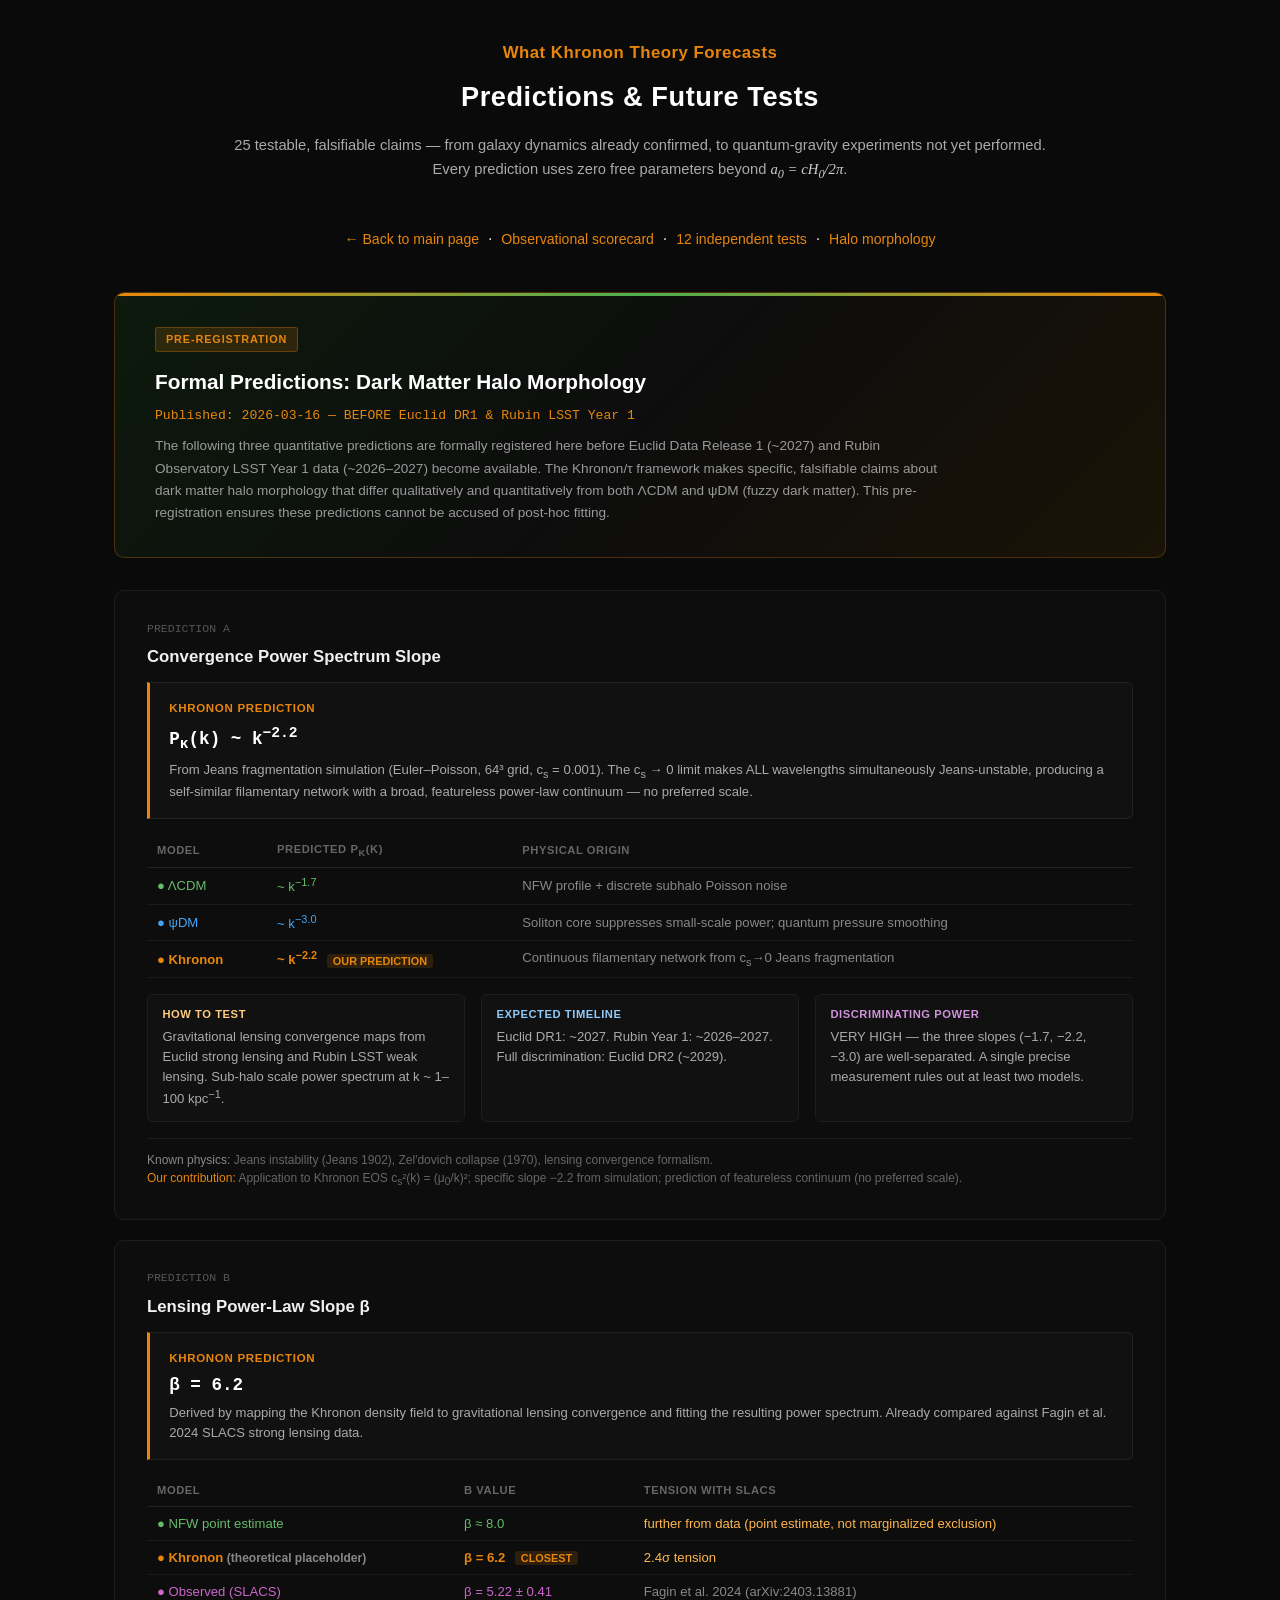
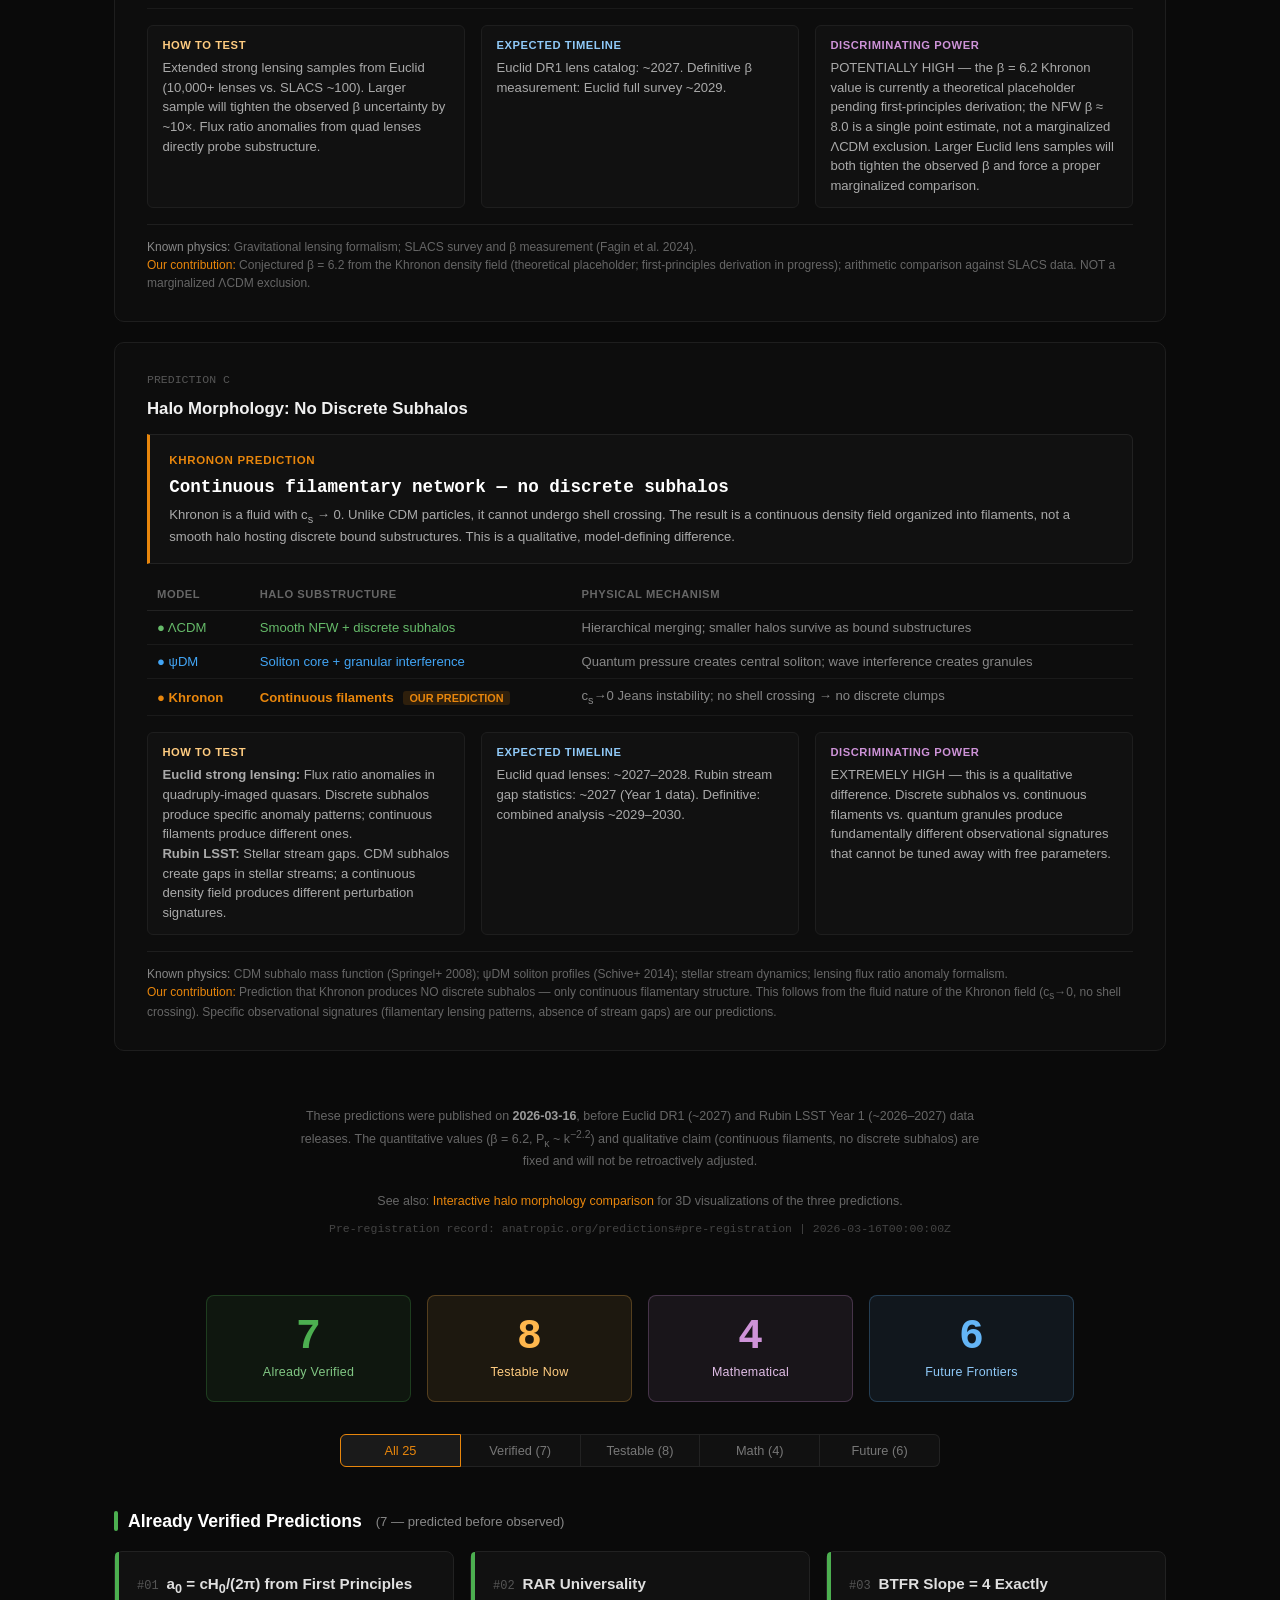
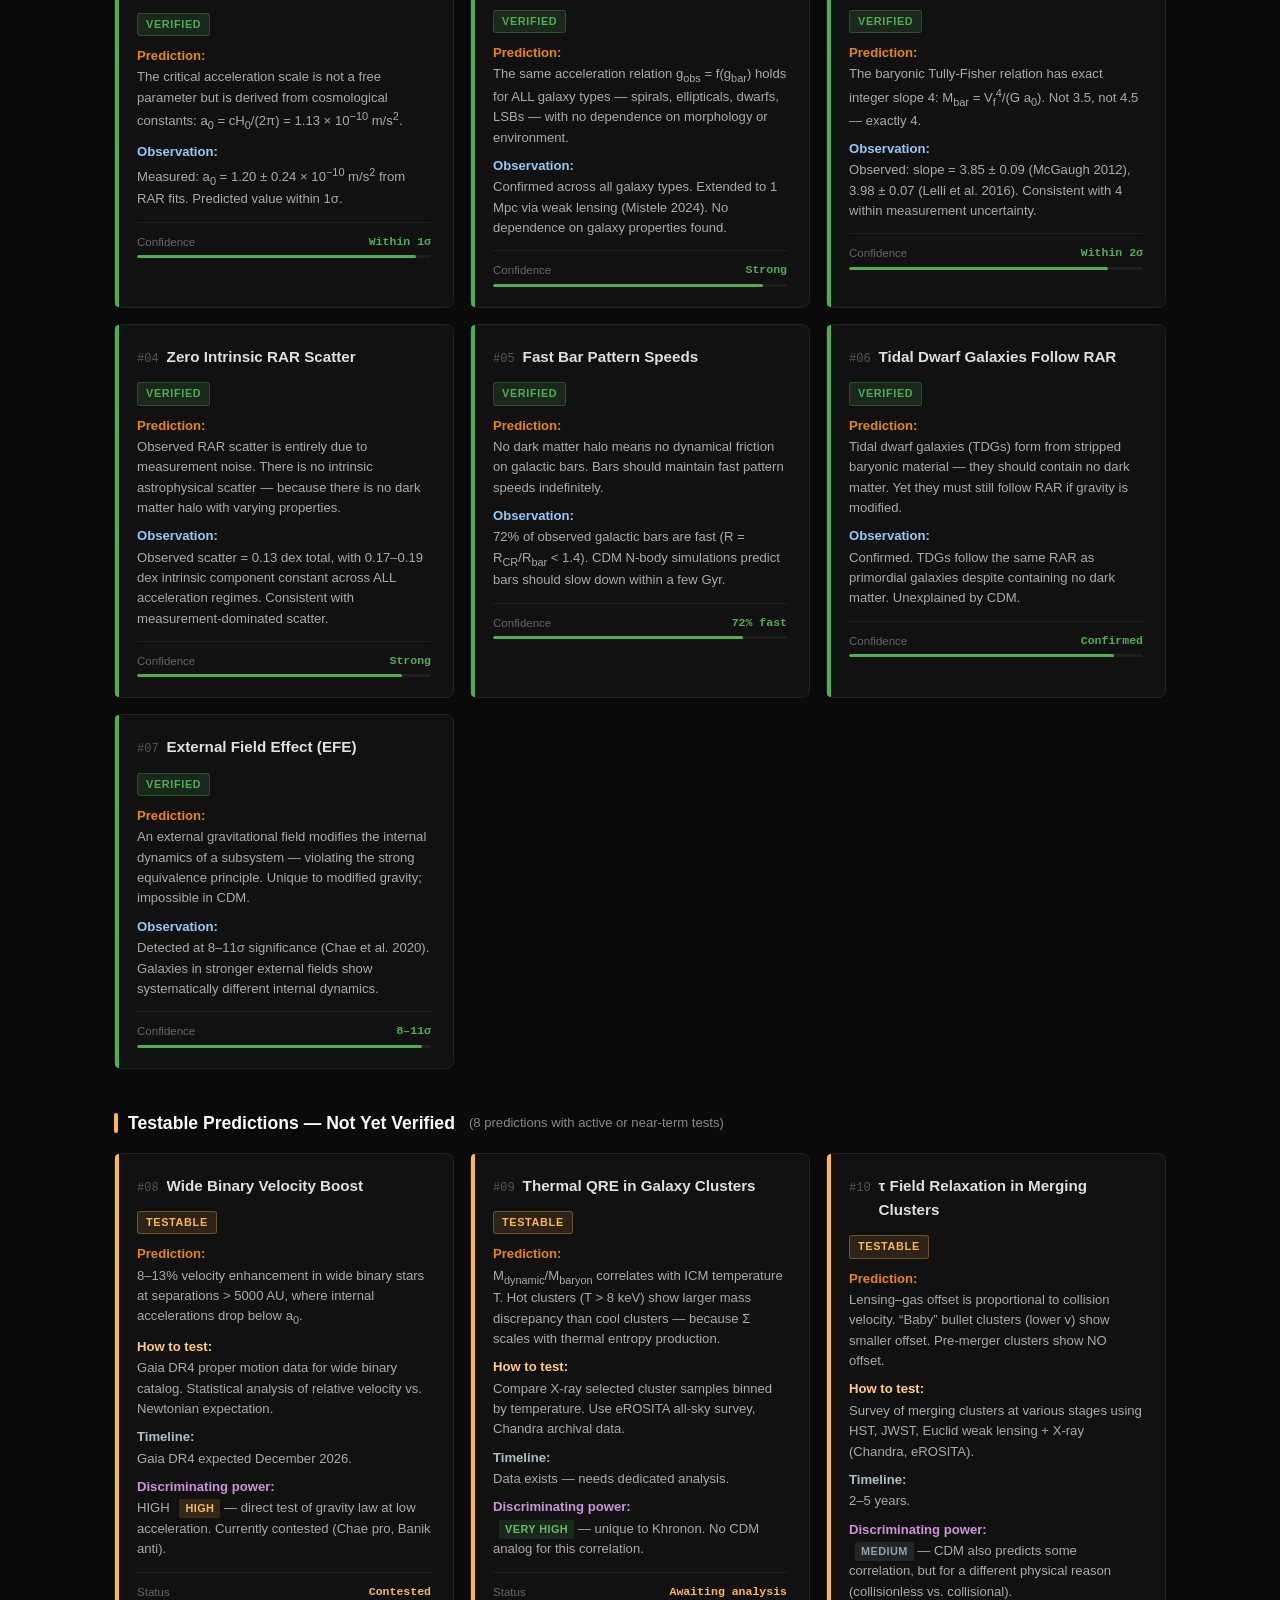
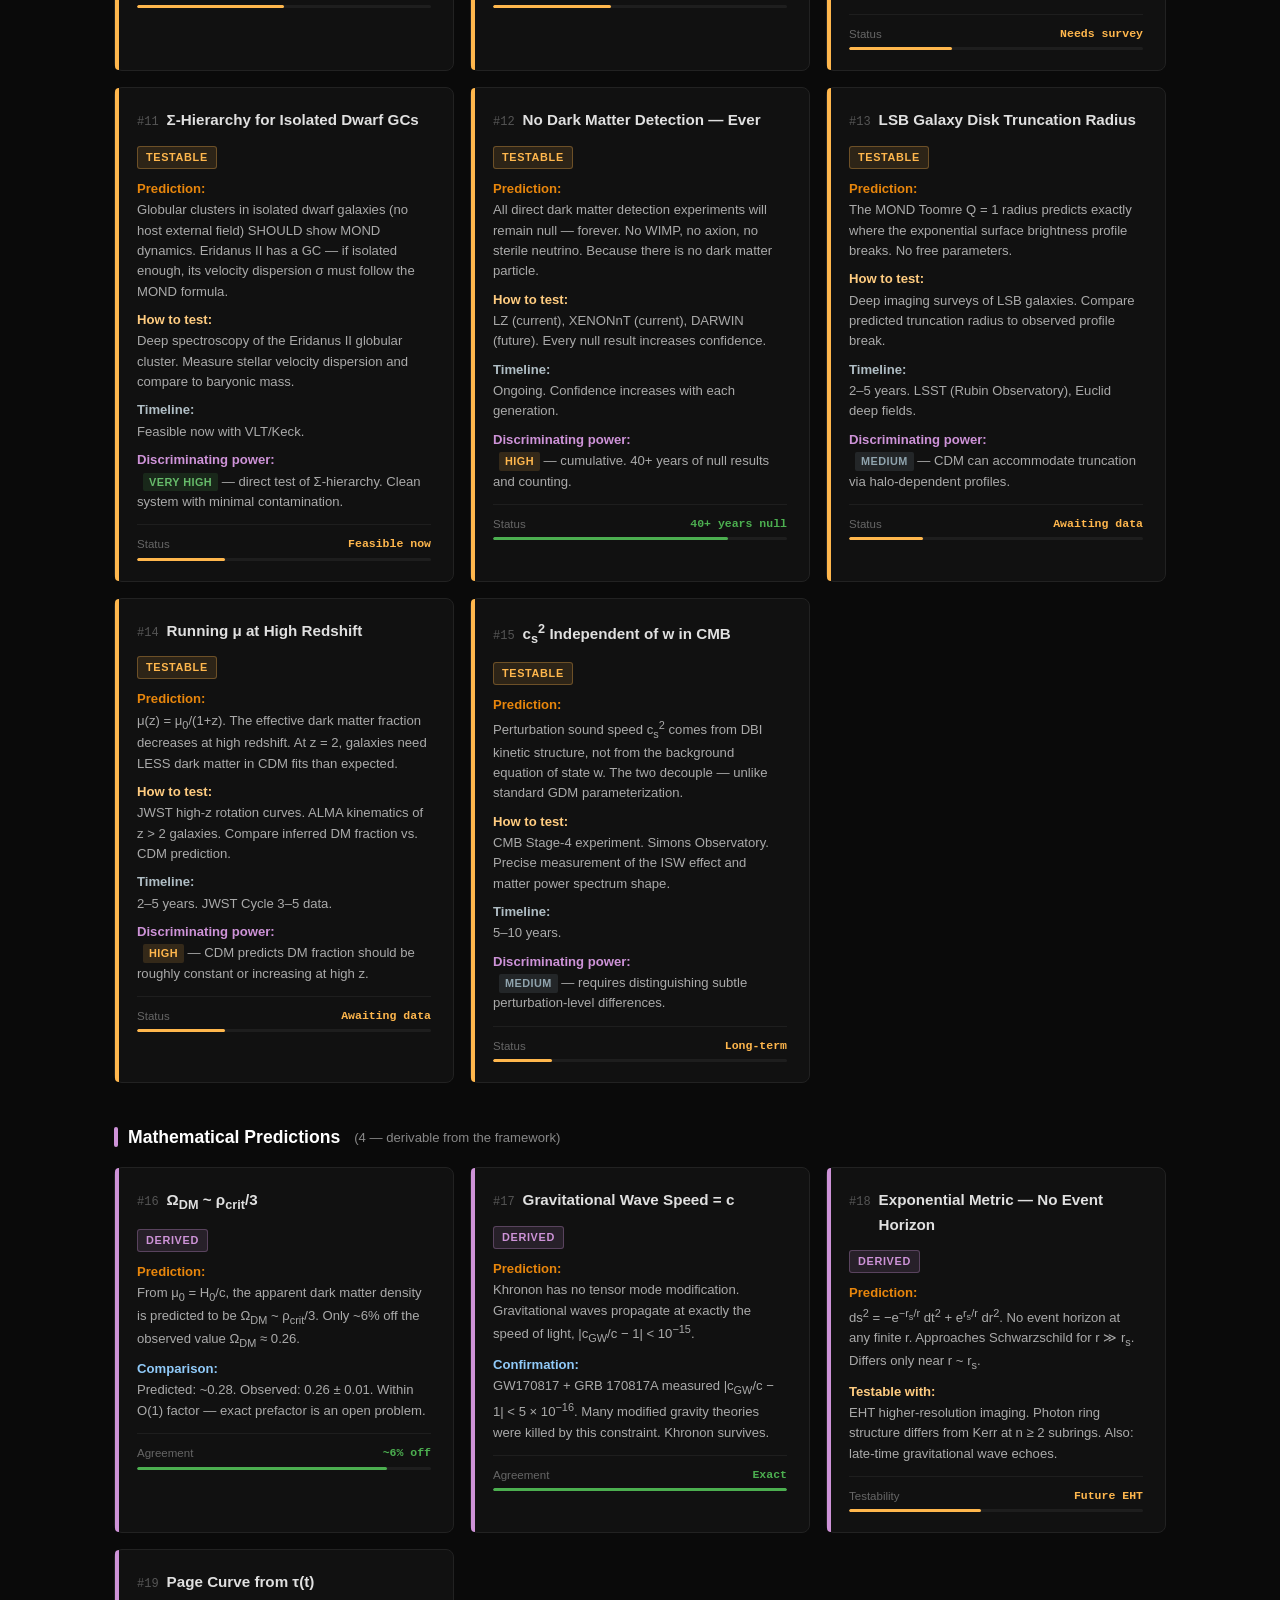
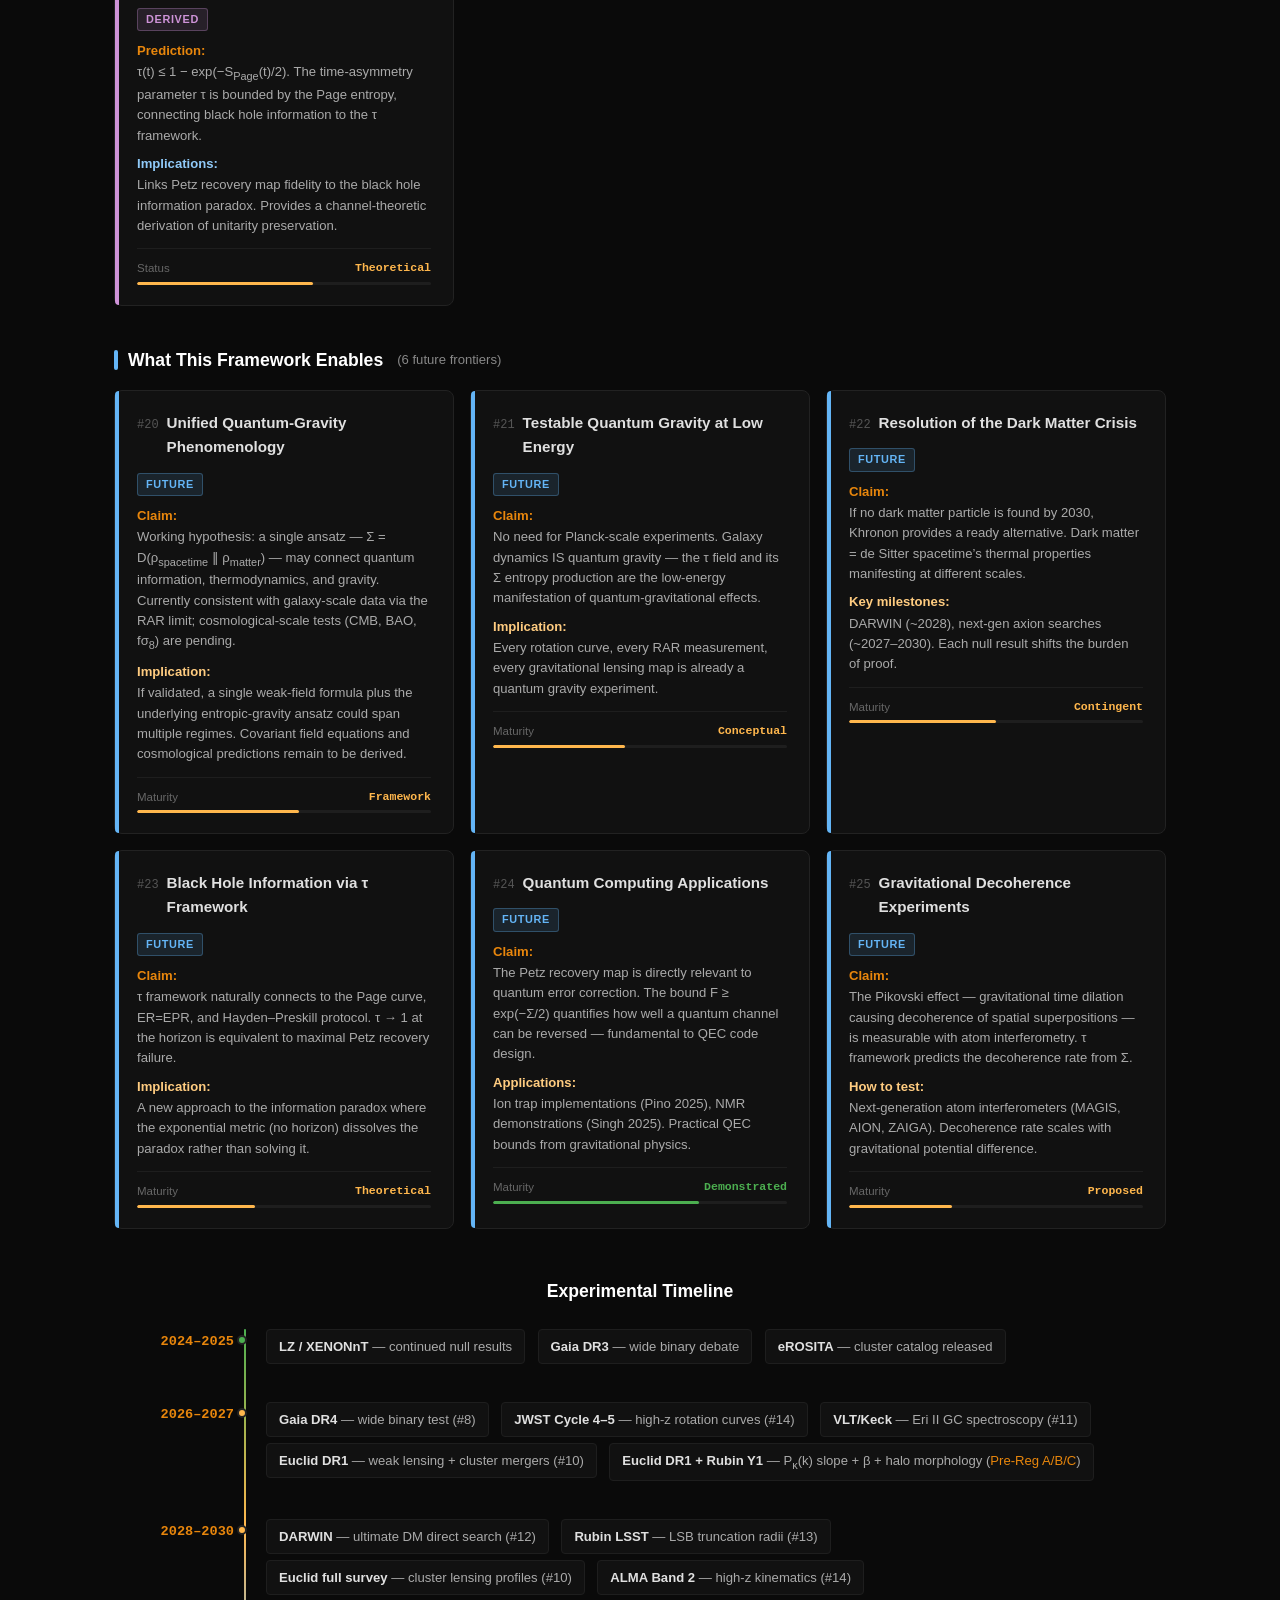
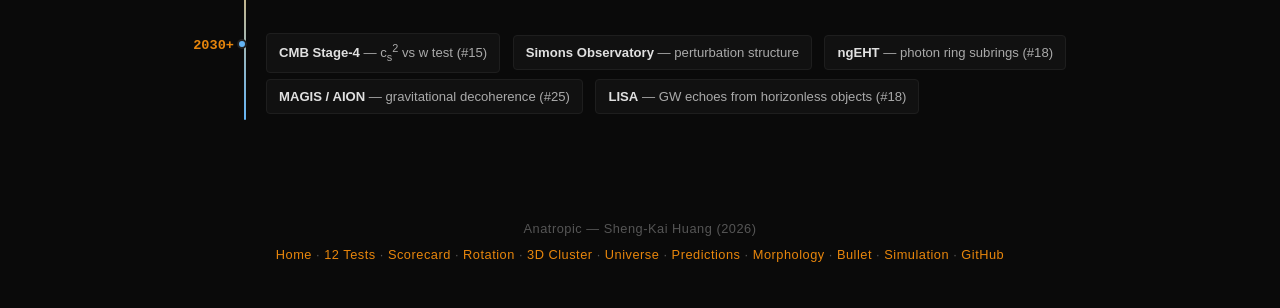
<file: web/predictions.html>
<!DOCTYPE html>
<html lang="en">
<head>
  <meta charset="UTF-8" />
  <meta name="viewport" content="width=device-width, initial-scale=1.0" />
  <title>Predictions &amp; Future Tests &mdash; Khronon &tau; Framework</title>
  <link rel="stylesheet" href="style.css" />
  <style>
    /* ── Predictions page styles ────────────────────────────── */

    .hero-tagline {
      font-size: 1.05rem;
      color: #e8860c;
      font-weight: 600;
      letter-spacing: 0.03em;
      margin-bottom: 0.5rem;
    }
    .intro-text {
      font-size: 0.88rem;
      color: #999;
      max-width: 780px;
      margin: 0 auto;
      line-height: 1.65;
    }

    /* ── Nav link row ──────────────────────────────────────── */
    .nav-link {
      text-align: center;
      margin: 16px 0;
    }
    .nav-link a {
      color: #e8860c;
      text-decoration: none;
      font-size: 0.88rem;
    }
    .nav-link a:hover {
      text-decoration: underline;
      color: #ffaa33;
    }

    /* ── Summary counters ──────────────────────────────────── */
    .summary-bar {
      display: flex;
      justify-content: center;
      gap: 16px;
      max-width: 900px;
      margin: 2rem auto 0;
      padding: 0 1rem;
      flex-wrap: wrap;
    }
    .summary-card {
      flex: 1;
      min-width: 170px;
      max-width: 210px;
      padding: 18px 14px;
      border-radius: 8px;
      text-align: center;
    }
    .summary-card .sc-number {
      font-size: 2.6rem;
      font-weight: 800;
      font-family: "Menlo", "Consolas", monospace;
      line-height: 1.1;
    }
    .summary-card .sc-label {
      font-size: 0.78rem;
      margin-top: 4px;
      letter-spacing: 0.02em;
    }
    .summary-card.verified {
      background: rgba(76, 175, 80, 0.08);
      border: 1px solid rgba(76, 175, 80, 0.25);
    }
    .summary-card.verified .sc-number { color: #4caf50; }
    .summary-card.verified .sc-label { color: #81c784; }
    .summary-card.testable {
      background: rgba(255, 183, 77, 0.08);
      border: 1px solid rgba(255, 183, 77, 0.25);
    }
    .summary-card.testable .sc-number { color: #ffb74d; }
    .summary-card.testable .sc-label { color: #ffcc80; }
    .summary-card.mathematical {
      background: rgba(206, 147, 216, 0.08);
      border: 1px solid rgba(206, 147, 216, 0.25);
    }
    .summary-card.mathematical .sc-number { color: #ce93d8; }
    .summary-card.mathematical .sc-label { color: #e1bee7; }
    .summary-card.future {
      background: rgba(100, 181, 246, 0.08);
      border: 1px solid rgba(100, 181, 246, 0.25);
    }
    .summary-card.future .sc-number { color: #64b5f6; }
    .summary-card.future .sc-label { color: #90caf9; }

    /* ── Filter tabs ───────────────────────────────────────── */
    .filter-tabs {
      display: flex;
      justify-content: center;
      gap: 0;
      max-width: 600px;
      margin: 2rem auto 0.5rem;
    }
    .filter-tab {
      flex: 1;
      padding: 8px 14px;
      font-size: 0.8rem;
      background: #111;
      color: #777;
      border: 1px solid #222;
      cursor: pointer;
      transition: all 0.2s;
      font-family: inherit;
    }
    .filter-tab:first-child { border-radius: 6px 0 0 6px; }
    .filter-tab:last-child { border-radius: 0 6px 6px 0; border-left: none; }
    .filter-tab:not(:first-child):not(:last-child) { border-left: none; }
    .filter-tab.active {
      background: #1a1a1a;
      color: #e8860c;
      border-color: #e8860c;
    }
    .filter-tab:hover:not(.active) {
      background: #161616;
      color: #aaa;
    }

    /* ── Section headings ──────────────────────────────────── */
    .section-heading {
      max-width: 1100px;
      margin: 2.5rem auto 1rem;
      padding: 0 1.5rem;
      font-size: 1.1rem;
      font-weight: 600;
      color: #ffffff;
      display: flex;
      align-items: center;
      gap: 10px;
    }
    .section-heading .sh-bar {
      width: 4px;
      height: 20px;
      border-radius: 2px;
    }
    .section-heading .sh-bar.green { background: #4caf50; }
    .section-heading .sh-bar.amber { background: #ffb74d; }
    .section-heading .sh-bar.purple { background: #ce93d8; }
    .section-heading .sh-bar.blue { background: #64b5f6; }
    .section-heading .sh-count {
      font-size: 0.82rem;
      color: #888;
      font-weight: 400;
      margin-left: 4px;
    }

    /* ── Prediction cards ──────────────────────────────────── */
    .pred-grid {
      display: grid;
      grid-template-columns: repeat(auto-fill, minmax(340px, 1fr));
      gap: 16px;
      max-width: 1100px;
      margin: 0 auto;
      padding: 0 1.5rem;
    }

    .pred-card {
      background: #111;
      border: 1px solid #222;
      border-radius: 8px;
      padding: 20px 22px;
      position: relative;
      transition: border-color 0.2s, transform 0.15s;
      cursor: default;
    }
    .pred-card:hover {
      border-color: #444;
      transform: translateY(-2px);
    }

    .pred-card .pc-indicator {
      position: absolute;
      top: 0;
      left: 0;
      width: 4px;
      height: 100%;
      border-radius: 8px 0 0 8px;
    }
    .pred-card .pc-indicator.green { background: #4caf50; }
    .pred-card .pc-indicator.amber { background: #ffb74d; }
    .pred-card .pc-indicator.purple { background: #ce93d8; }
    .pred-card .pc-indicator.blue { background: #64b5f6; }

    .pred-card .pc-header {
      display: flex;
      align-items: baseline;
      gap: 8px;
      margin-bottom: 10px;
    }
    .pred-card .pc-num {
      font-family: "Menlo", "Consolas", monospace;
      font-size: 0.75rem;
      color: #555;
      flex-shrink: 0;
    }
    .pred-card .pc-name {
      font-size: 0.95rem;
      font-weight: 600;
      color: #e0e0e0;
    }

    /* Status badge */
    .pred-card .pc-status {
      display: inline-block;
      font-size: 0.68rem;
      font-weight: 700;
      letter-spacing: 0.06em;
      text-transform: uppercase;
      padding: 2px 8px;
      border-radius: 3px;
      margin-bottom: 10px;
    }
    .pc-status.verified {
      background: rgba(76, 175, 80, 0.15);
      color: #4caf50;
      border: 1px solid rgba(76, 175, 80, 0.3);
    }
    .pc-status.testable {
      background: rgba(255, 183, 77, 0.12);
      color: #ffb74d;
      border: 1px solid rgba(255, 183, 77, 0.3);
    }
    .pc-status.derived {
      background: rgba(206, 147, 216, 0.12);
      color: #ce93d8;
      border: 1px solid rgba(206, 147, 216, 0.3);
    }
    .pc-status.future-status {
      background: rgba(100, 181, 246, 0.12);
      color: #64b5f6;
      border: 1px solid rgba(100, 181, 246, 0.3);
    }

    /* Content rows */
    .pred-card .pc-row {
      font-size: 0.82rem;
      line-height: 1.55;
      margin-bottom: 8px;
    }
    .pred-card .pc-row-label {
      font-weight: 600;
      display: block;
      margin-bottom: 1px;
    }
    .pc-row-label.pred-label { color: #e8860c; }
    .pc-row-label.obs-label { color: #90caf9; }
    .pc-row-label.test-label { color: #ffcc80; }
    .pc-row-label.timeline-label { color: #b0bec5; }
    .pc-row-label.power-label { color: #ce93d8; }
    .pc-row-label.status-label { color: #80cbc4; }
    .pred-card .pc-row-text {
      color: #aaa;
    }

    /* Confidence meter */
    .confidence-meter {
      margin-top: 12px;
      padding-top: 10px;
      border-top: 1px solid #1e1e1e;
    }
    .cm-label {
      font-size: 0.72rem;
      color: #666;
      margin-bottom: 4px;
      display: flex;
      justify-content: space-between;
      align-items: center;
    }
    .cm-value {
      font-family: "Menlo", "Consolas", monospace;
      font-weight: 600;
    }
    .cm-value.high { color: #4caf50; }
    .cm-value.medium { color: #ffb74d; }
    .cm-value.low { color: #ef5350; }
    .cm-bar {
      height: 3px;
      background: #1e1e1e;
      border-radius: 2px;
      overflow: hidden;
    }
    .cm-fill {
      height: 100%;
      border-radius: 2px;
      transition: width 0.6s ease;
    }
    .cm-fill.high { background: #4caf50; }
    .cm-fill.medium { background: #ffb74d; }
    .cm-fill.low { background: #ef5350; }

    /* Discriminating power badge */
    .disc-power {
      display: inline-block;
      font-size: 0.68rem;
      font-weight: 600;
      letter-spacing: 0.04em;
      padding: 1px 6px;
      border-radius: 2px;
      margin-left: 6px;
    }
    .disc-power.very-high {
      background: rgba(76, 175, 80, 0.15);
      color: #66bb6a;
    }
    .disc-power.high {
      background: rgba(255, 183, 77, 0.15);
      color: #ffb74d;
    }
    .disc-power.medium {
      background: rgba(144, 164, 174, 0.15);
      color: #90a4ae;
    }

    /* Expandable detail */
    .pred-card .pc-detail {
      display: none;
      margin-top: 10px;
      padding-top: 10px;
      border-top: 1px dashed #1e1e1e;
    }
    .pred-card.expanded .pc-detail {
      display: block;
    }
    .pred-card .pc-expand-btn {
      display: block;
      margin-top: 10px;
      background: none;
      border: none;
      color: #e8860c;
      font-size: 0.75rem;
      cursor: pointer;
      padding: 2px 0;
      font-family: inherit;
      transition: color 0.2s;
    }
    .pred-card .pc-expand-btn:hover {
      color: #ffaa33;
    }

    /* ── Timeline visualization ─────────────────────────────── */
    .timeline-section {
      max-width: 1100px;
      margin: 3rem auto 0;
      padding: 0 1.5rem 2rem;
    }
    .timeline-section h2 {
      font-size: 1.1rem;
      font-weight: 600;
      color: #fff;
      text-align: center;
      margin-bottom: 1.5rem;
    }
    .timeline-track {
      position: relative;
      padding: 0 0 0 140px;
    }
    .timeline-track::before {
      content: "";
      position: absolute;
      left: 130px;
      top: 0;
      bottom: 0;
      width: 2px;
      background: linear-gradient(to bottom, #4caf50, #ffb74d, #64b5f6);
      border-radius: 1px;
    }
    .tl-group {
      margin-bottom: 2rem;
      position: relative;
    }
    .tl-year {
      position: absolute;
      left: -140px;
      top: 0;
      width: 120px;
      text-align: right;
      font-family: "Menlo", "Consolas", monospace;
      font-size: 0.85rem;
      font-weight: 700;
      color: #e8860c;
      padding-top: 2px;
    }
    .tl-dot {
      position: absolute;
      left: -17px;
      top: 6px;
      width: 10px;
      height: 10px;
      border-radius: 50%;
      border: 2px solid #222;
    }
    .tl-dot.green { background: #4caf50; }
    .tl-dot.amber { background: #ffb74d; }
    .tl-dot.blue { background: #64b5f6; }
    .tl-items {
      padding-left: 12px;
    }
    .tl-item {
      font-size: 0.82rem;
      color: #aaa;
      margin-bottom: 6px;
      padding: 6px 12px;
      background: #111;
      border: 1px solid #1e1e1e;
      border-radius: 4px;
      display: inline-block;
      margin-right: 8px;
    }
    .tl-item strong {
      color: #e0e0e0;
    }

    /* ── Pre-Registration Section ──────────────────────────── */
    .prereg-section {
      max-width: 1100px;
      margin: 2.5rem auto 0;
      padding: 0 1.5rem;
    }
    .prereg-banner {
      background: linear-gradient(135deg, #0d1a0d 0%, #0d0d0d 50%, #1a1306 100%);
      border: 1px solid #e8860c44;
      border-radius: 10px;
      padding: 2rem 2.5rem;
      margin-bottom: 2rem;
      position: relative;
      overflow: hidden;
    }
    .prereg-banner::before {
      content: "";
      position: absolute;
      top: 0; left: 0; right: 0;
      height: 3px;
      background: linear-gradient(90deg, #e8860c, #4caf50, #e8860c);
    }
    .prereg-banner .prereg-badge {
      display: inline-block;
      font-size: 0.68rem;
      font-weight: 700;
      letter-spacing: 0.08em;
      text-transform: uppercase;
      padding: 3px 10px;
      border-radius: 3px;
      background: rgba(232, 134, 12, 0.15);
      color: #e8860c;
      border: 1px solid rgba(232, 134, 12, 0.3);
      margin-bottom: 0.8rem;
    }
    .prereg-banner h2 {
      font-size: 1.3rem;
      color: #fff;
      margin-bottom: 0.4rem;
    }
    .prereg-banner .prereg-date {
      font-family: "Menlo", "Consolas", monospace;
      font-size: 0.82rem;
      color: #e8860c;
      margin-bottom: 0.6rem;
    }
    .prereg-banner .prereg-desc {
      font-size: 0.85rem;
      color: #999;
      line-height: 1.65;
      max-width: 800px;
    }

    .prereg-grid {
      display: grid;
      grid-template-columns: 1fr;
      gap: 20px;
      margin-bottom: 2rem;
    }

    .prereg-card {
      background: #0d0d0d;
      border: 1px solid #1e1e1e;
      border-radius: 10px;
      padding: 1.8rem 2rem;
      position: relative;
      transition: border-color 0.2s;
    }
    .prereg-card:hover {
      border-color: #e8860c55;
    }
    .prereg-card .preg-num {
      font-family: "Menlo", "Consolas", monospace;
      font-size: 0.72rem;
      color: #555;
      margin-bottom: 6px;
    }
    .prereg-card h3 {
      font-size: 1.05rem;
      color: #f0f0f0;
      margin-bottom: 0.7rem;
    }
    .prereg-card .preg-prediction {
      background: #111;
      border: 1px solid #222;
      border-left: 3px solid #e8860c;
      border-radius: 0 6px 6px 0;
      padding: 1rem 1.2rem;
      margin-bottom: 1rem;
    }
    .prereg-card .preg-prediction .preg-label {
      font-size: 0.72rem;
      font-weight: 700;
      letter-spacing: 0.06em;
      text-transform: uppercase;
      color: #e8860c;
      margin-bottom: 4px;
    }
    .prereg-card .preg-prediction .preg-value {
      font-family: "Menlo", "Consolas", monospace;
      font-size: 1.1rem;
      color: #fff;
      font-weight: 700;
    }
    .prereg-card .preg-prediction .preg-detail {
      font-size: 0.82rem;
      color: #aaa;
      margin-top: 4px;
      line-height: 1.5;
    }

    .prereg-compare {
      margin-bottom: 1rem;
    }
    .prereg-compare table {
      width: 100%;
      border-collapse: collapse;
      font-size: 0.82rem;
    }
    .prereg-compare th {
      text-align: left;
      padding: 6px 10px;
      color: #666;
      font-weight: 600;
      font-size: 0.7rem;
      text-transform: uppercase;
      letter-spacing: 0.05em;
      border-bottom: 1px solid #222;
    }
    .prereg-compare td {
      padding: 6px 10px;
      border-bottom: 1px solid #1a1a1a;
    }
    .prereg-compare .model-name { color: #bbb; font-weight: 500; }
    .prereg-compare .val-cdm { color: #66bb6a; }
    .prereg-compare .val-psi { color: #42a5f5; }
    .prereg-compare .val-khr { color: #e8860c; font-weight: 600; }
    .prereg-compare .val-obs { color: #cc66cc; }
    .prereg-compare .status-closest {
      font-size: 0.68rem;
      background: rgba(232, 134, 12, 0.15);
      color: #e8860c;
      padding: 1px 6px;
      border-radius: 3px;
      font-weight: 600;
      margin-left: 6px;
    }
    .prereg-compare .status-excluded {
      font-size: 0.68rem;
      background: rgba(239, 83, 80, 0.15);
      color: #ef5350;
      padding: 1px 6px;
      border-radius: 3px;
      font-weight: 600;
      margin-left: 6px;
    }

    .prereg-card .preg-test {
      display: flex;
      gap: 1rem;
      flex-wrap: wrap;
    }
    .prereg-card .preg-test-item {
      flex: 1;
      min-width: 200px;
      padding: 0.7rem 0.9rem;
      background: #111;
      border: 1px solid #1e1e1e;
      border-radius: 6px;
    }
    .prereg-card .preg-test-item .ptl {
      font-size: 0.7rem;
      font-weight: 600;
      text-transform: uppercase;
      letter-spacing: 0.05em;
      margin-bottom: 3px;
    }
    .prereg-card .preg-test-item .ptl.test-by { color: #ffcc80; }
    .prereg-card .preg-test-item .ptl.timeline { color: #90caf9; }
    .prereg-card .preg-test-item .ptl.disc { color: #ce93d8; }
    .prereg-card .preg-test-item .ptv {
      font-size: 0.82rem;
      color: #aaa;
      line-height: 1.5;
    }

    .prereg-card .preg-attribution {
      margin-top: 1rem;
      padding-top: 0.8rem;
      border-top: 1px solid #1e1e1e;
      font-size: 0.75rem;
      color: #666;
      line-height: 1.5;
    }
    .prereg-card .preg-attribution .attr-known { color: #888; }
    .prereg-card .preg-attribution .attr-ours { color: #e8860c; }

    .prereg-stamp {
      text-align: center;
      padding: 1.5rem 1rem;
      margin-bottom: 1rem;
    }
    .prereg-stamp .stamp-text {
      font-size: 0.78rem;
      color: #666;
      line-height: 1.6;
      max-width: 700px;
      margin: 0 auto;
    }
    .prereg-stamp .stamp-text strong { color: #999; }
    .prereg-stamp .stamp-hash {
      font-family: "Menlo", "Consolas", monospace;
      font-size: 0.72rem;
      color: #444;
      margin-top: 0.5rem;
    }

    /* ── Responsive ─────────────────────────────────────────── */
    @media (max-width: 760px) {
      .pred-grid { grid-template-columns: 1fr; }
      .summary-bar { flex-direction: column; align-items: center; }
      .summary-card { max-width: 100%; width: 100%; }
      .filter-tabs { flex-wrap: wrap; max-width: 100%; padding: 0 1rem; }
      .filter-tab { min-width: 0; }
      .timeline-track { padding-left: 80px; }
      .timeline-track::before { left: 70px; }
      .tl-year { left: -80px; width: 60px; font-size: 0.75rem; }
      .tl-dot { left: -17px; }
      .prereg-banner { padding: 1.5rem; }
      .prereg-card { padding: 1.2rem; }
      .prereg-card .preg-test { flex-direction: column; }
    }
  </style>
</head>
<body>

  <!-- ════════════ HEADER ════════════ -->
  <header>
    <div class="hero-tagline">What Khronon Theory Forecasts</div>
    <h1>Predictions &amp; Future Tests</h1>
    <p class="subtitle">
      25 testable, falsifiable claims &mdash; from galaxy dynamics already confirmed,
      to quantum-gravity experiments not yet performed.
      Every prediction uses zero free parameters beyond
      <span class="math">a<sub>0</sub> = cH<sub>0</sub>/2&pi;</span>.
    </p>
  </header>

  <div class="nav-link">
    <a href="index.html">&larr; Back to main page</a>
    &nbsp;&middot;&nbsp;
    <a href="scorecard.html">Observational scorecard</a>
    &nbsp;&middot;&nbsp;
    <a href="generality.html">12 independent tests</a>
    &nbsp;&middot;&nbsp;
    <a href="morphology.html">Halo morphology</a>
  </div>


  <!-- ════════════════════════════════════════════════════════════
       PRE-REGISTRATION: FORMAL PREDICTIONS
       Published 2026-03-16, BEFORE Euclid DR1 / Rubin Year 1
       ════════════════════════════════════════════════════════════ -->
  <div class="prereg-section" id="pre-registration">

    <div class="prereg-banner">
      <span class="prereg-badge">Pre-Registration</span>
      <h2>Formal Predictions: Dark Matter Halo Morphology</h2>
      <div class="prereg-date">Published: 2026-03-16 &mdash; BEFORE Euclid DR1 &amp; Rubin LSST Year 1</div>
      <p class="prereg-desc">
        The following three quantitative predictions are formally registered here before
        Euclid Data Release 1 (~2027) and Rubin Observatory LSST Year 1 data (~2026&ndash;2027)
        become available. The Khronon/&tau; framework makes specific, falsifiable claims about
        dark matter halo morphology that differ qualitatively and quantitatively from both
        &Lambda;CDM and &psi;DM (fuzzy dark matter). This pre-registration ensures these
        predictions cannot be accused of post-hoc fitting.
      </p>
    </div>

    <div class="prereg-grid">

      <!-- ── PREDICTION A: Convergence Power Spectrum ── -->
      <div class="prereg-card" id="prereg-pk">
        <div class="preg-num">PREDICTION A</div>
        <h3>Convergence Power Spectrum Slope</h3>

        <div class="preg-prediction">
          <div class="preg-label">Khronon Prediction</div>
          <div class="preg-value">P<sub>&kappa;</sub>(k) ~ k<sup>&minus;2.2</sup></div>
          <div class="preg-detail">
            From Jeans fragmentation simulation (Euler&ndash;Poisson, 64&sup3; grid, c<sub>s</sub> = 0.001).
            The c<sub>s</sub> &rarr; 0 limit makes ALL wavelengths simultaneously Jeans-unstable,
            producing a self-similar filamentary network with a broad, featureless power-law continuum
            &mdash; no preferred scale.
          </div>
        </div>

        <div class="prereg-compare">
          <table>
            <thead>
              <tr>
                <th>Model</th>
                <th>Predicted P<sub>&kappa;</sub>(k)</th>
                <th>Physical origin</th>
              </tr>
            </thead>
            <tbody>
              <tr>
                <td class="val-cdm">&#x25CF; &Lambda;CDM</td>
                <td class="val-cdm">~ k<sup>&minus;1.7</sup></td>
                <td style="color:#888;">NFW profile + discrete subhalo Poisson noise</td>
              </tr>
              <tr>
                <td class="val-psi">&#x25CF; &psi;DM</td>
                <td class="val-psi">~ k<sup>&minus;3.0</sup></td>
                <td style="color:#888;">Soliton core suppresses small-scale power; quantum pressure smoothing</td>
              </tr>
              <tr>
                <td class="val-khr">&#x25CF; Khronon</td>
                <td class="val-khr">~ k<sup>&minus;2.2</sup> <span class="status-closest">OUR PREDICTION</span></td>
                <td style="color:#888;">Continuous filamentary network from c<sub>s</sub>&rarr;0 Jeans fragmentation</td>
              </tr>
            </tbody>
          </table>
        </div>

        <div class="preg-test">
          <div class="preg-test-item">
            <div class="ptl test-by">How to test</div>
            <div class="ptv">
              Gravitational lensing convergence maps from Euclid strong lensing
              and Rubin LSST weak lensing. Sub-halo scale power spectrum
              at k ~ 1&ndash;100 kpc<sup>&minus;1</sup>.
            </div>
          </div>
          <div class="preg-test-item">
            <div class="ptl timeline">Expected timeline</div>
            <div class="ptv">
              Euclid DR1: ~2027. Rubin Year 1: ~2026&ndash;2027.
              Full discrimination: Euclid DR2 (~2029).
            </div>
          </div>
          <div class="preg-test-item">
            <div class="ptl disc">Discriminating power</div>
            <div class="ptv">
              VERY HIGH &mdash; the three slopes (&minus;1.7, &minus;2.2, &minus;3.0) are
              well-separated. A single precise measurement rules out at least two models.
            </div>
          </div>
        </div>

        <div class="preg-attribution">
          <span class="attr-known">Known physics:</span> Jeans instability (Jeans 1902), Zel'dovich collapse (1970), lensing convergence formalism.
          <br>
          <span class="attr-ours">Our contribution:</span> Application to Khronon EOS c<sub>s</sub>&sup2;(k) = (&mu;<sub>0</sub>/k)&sup2;; specific slope &minus;2.2 from simulation; prediction of featureless continuum (no preferred scale).
        </div>
      </div>


      <!-- ── PREDICTION B: Lensing Power-Law Slope ── -->
      <div class="prereg-card" id="prereg-beta">
        <div class="preg-num">PREDICTION B</div>
        <h3>Lensing Power-Law Slope &beta;</h3>

        <div class="preg-prediction">
          <div class="preg-label">Khronon Prediction</div>
          <div class="preg-value">&beta; = 6.2</div>
          <div class="preg-detail">
            Derived by mapping the Khronon density field to gravitational lensing
            convergence and fitting the resulting power spectrum.
            Already compared against Fagin et al. 2024 SLACS strong lensing data.
          </div>
        </div>

        <div class="prereg-compare">
          <table>
            <thead>
              <tr>
                <th>Model</th>
                <th>&beta; value</th>
                <th>Tension with SLACS</th>
              </tr>
            </thead>
            <tbody>
              <tr>
                <td class="val-cdm">&#x25CF; NFW point estimate</td>
                <td class="val-cdm">&beta; &asymp; 8.0</td>
                <td style="color:#ffb74d;">further from data (point estimate, not marginalized exclusion)</td>
              </tr>
              <tr>
                <td class="val-khr">&#x25CF; Khronon <span style="color:#888; font-size:0.75rem;">(theoretical placeholder)</span></td>
                <td class="val-khr">&beta; = 6.2 <span class="status-closest">CLOSEST</span></td>
                <td style="color:#ffb74d;">2.4&sigma; tension</td>
              </tr>
              <tr>
                <td class="val-obs">&#x25CF; Observed (SLACS)</td>
                <td class="val-obs">&beta; = 5.22 &plusmn; 0.41</td>
                <td style="color:#888;">Fagin et al. 2024 (arXiv:2403.13881)</td>
              </tr>
            </tbody>
          </table>
        </div>

        <div class="preg-test">
          <div class="preg-test-item">
            <div class="ptl test-by">How to test</div>
            <div class="ptv">
              Extended strong lensing samples from Euclid (10,000+ lenses vs. SLACS ~100).
              Larger sample will tighten the observed &beta; uncertainty by ~10&times;.
              Flux ratio anomalies from quad lenses directly probe substructure.
            </div>
          </div>
          <div class="preg-test-item">
            <div class="ptl timeline">Expected timeline</div>
            <div class="ptv">
              Euclid DR1 lens catalog: ~2027.
              Definitive &beta; measurement: Euclid full survey ~2029.
            </div>
          </div>
          <div class="preg-test-item">
            <div class="ptl disc">Discriminating power</div>
            <div class="ptv">
              POTENTIALLY HIGH &mdash; the &beta; = 6.2 Khronon value is currently a
              theoretical placeholder pending first-principles derivation; the
              NFW &beta; &asymp; 8.0 is a single point estimate, not a marginalized
              &Lambda;CDM exclusion. Larger Euclid lens samples will both tighten
              the observed &beta; and force a proper marginalized comparison.
            </div>
          </div>
        </div>

        <div class="preg-attribution">
          <span class="attr-known">Known physics:</span> Gravitational lensing formalism; SLACS survey and &beta; measurement (Fagin et al. 2024).
          <br>
          <span class="attr-ours">Our contribution:</span> Conjectured &beta; = 6.2 from the Khronon density field (theoretical placeholder; first-principles derivation in progress); arithmetic comparison against SLACS data. NOT a marginalized &Lambda;CDM exclusion.
        </div>
      </div>


      <!-- ── PREDICTION C: Halo Morphology ── -->
      <div class="prereg-card" id="prereg-morphology">
        <div class="preg-num">PREDICTION C</div>
        <h3>Halo Morphology: No Discrete Subhalos</h3>

        <div class="preg-prediction">
          <div class="preg-label">Khronon Prediction</div>
          <div class="preg-value">Continuous filamentary network &mdash; no discrete subhalos</div>
          <div class="preg-detail">
            Khronon is a fluid with c<sub>s</sub> &rarr; 0. Unlike CDM particles, it cannot
            undergo shell crossing. The result is a continuous density field organized into
            filaments, not a smooth halo hosting discrete bound substructures.
            This is a qualitative, model-defining difference.
          </div>
        </div>

        <div class="prereg-compare">
          <table>
            <thead>
              <tr>
                <th>Model</th>
                <th>Halo substructure</th>
                <th>Physical mechanism</th>
              </tr>
            </thead>
            <tbody>
              <tr>
                <td class="val-cdm">&#x25CF; &Lambda;CDM</td>
                <td class="val-cdm">Smooth NFW + discrete subhalos</td>
                <td style="color:#888;">Hierarchical merging; smaller halos survive as bound substructures</td>
              </tr>
              <tr>
                <td class="val-psi">&#x25CF; &psi;DM</td>
                <td class="val-psi">Soliton core + granular interference</td>
                <td style="color:#888;">Quantum pressure creates central soliton; wave interference creates granules</td>
              </tr>
              <tr>
                <td class="val-khr">&#x25CF; Khronon</td>
                <td class="val-khr">Continuous filaments <span class="status-closest">OUR PREDICTION</span></td>
                <td style="color:#888;">c<sub>s</sub>&rarr;0 Jeans instability; no shell crossing &rarr; no discrete clumps</td>
              </tr>
            </tbody>
          </table>
        </div>

        <div class="preg-test">
          <div class="preg-test-item">
            <div class="ptl test-by">How to test</div>
            <div class="ptv">
              <strong>Euclid strong lensing:</strong> Flux ratio anomalies in quadruply-imaged quasars.
              Discrete subhalos produce specific anomaly patterns; continuous filaments produce different ones.
              <br>
              <strong>Rubin LSST:</strong> Stellar stream gaps. CDM subhalos create gaps in stellar streams;
              a continuous density field produces different perturbation signatures.
            </div>
          </div>
          <div class="preg-test-item">
            <div class="ptl timeline">Expected timeline</div>
            <div class="ptv">
              Euclid quad lenses: ~2027&ndash;2028.
              Rubin stream gap statistics: ~2027 (Year 1 data).
              Definitive: combined analysis ~2029&ndash;2030.
            </div>
          </div>
          <div class="preg-test-item">
            <div class="ptl disc">Discriminating power</div>
            <div class="ptv">
              EXTREMELY HIGH &mdash; this is a qualitative difference.
              Discrete subhalos vs. continuous filaments vs. quantum granules
              produce fundamentally different observational signatures that cannot be tuned away
              with free parameters.
            </div>
          </div>
        </div>

        <div class="preg-attribution">
          <span class="attr-known">Known physics:</span> CDM subhalo mass function (Springel+ 2008); &psi;DM soliton profiles (Schive+ 2014); stellar stream dynamics; lensing flux ratio anomaly formalism.
          <br>
          <span class="attr-ours">Our contribution:</span> Prediction that Khronon produces NO discrete subhalos &mdash; only continuous filamentary structure. This follows from the fluid nature of the Khronon field (c<sub>s</sub>&rarr;0, no shell crossing).
          Specific observational signatures (filamentary lensing patterns, absence of stream gaps) are our predictions.
        </div>
      </div>

    </div><!-- /prereg-grid -->


    <!-- ── Pre-Registration Stamp ── -->
    <div class="prereg-stamp">
      <p class="stamp-text">
        These predictions were published on <strong>2026-03-16</strong>, before Euclid DR1 (~2027)
        and Rubin LSST Year 1 (~2026&ndash;2027) data releases.
        The quantitative values (&beta; = 6.2, P<sub>&kappa;</sub> ~ k<sup>&minus;2.2</sup>)
        and qualitative claim (continuous filaments, no discrete subhalos) are fixed and will not
        be retroactively adjusted.
        <br><br>
        See also: <a href="morphology.html" style="color:#e8860c;text-decoration:none;">Interactive halo morphology comparison</a>
        for 3D visualizations of the three predictions.
      </p>
      <div class="stamp-hash">
        Pre-registration record: anatropic.org/predictions#pre-registration | 2026-03-16T00:00:00Z
      </div>
    </div>

  </div><!-- /prereg-section -->


  <!-- ════════════ SUMMARY BAR ════════════ -->
  <div class="summary-bar">
    <div class="summary-card verified">
      <div class="sc-number">7</div>
      <div class="sc-label">Already Verified</div>
    </div>
    <div class="summary-card testable">
      <div class="sc-number">8</div>
      <div class="sc-label">Testable Now</div>
    </div>
    <div class="summary-card mathematical">
      <div class="sc-number">4</div>
      <div class="sc-label">Mathematical</div>
    </div>
    <div class="summary-card future">
      <div class="sc-number">6</div>
      <div class="sc-label">Future Frontiers</div>
    </div>
  </div>

  <!-- ════════════ FILTER TABS ════════════ -->
  <div class="filter-tabs">
    <button class="filter-tab active" data-filter="all">All 25</button>
    <button class="filter-tab" data-filter="verified">Verified (7)</button>
    <button class="filter-tab" data-filter="testable">Testable (8)</button>
    <button class="filter-tab" data-filter="mathematical">Math (4)</button>
    <button class="filter-tab" data-filter="future">Future (6)</button>
  </div>


  <!-- ════════════════════════════════════════════════════════════
       SECTION 1: ALREADY VERIFIED
       ════════════════════════════════════════════════════════════ -->
  <div class="section-heading" data-group="verified">
    <div class="sh-bar green"></div>
    Already Verified Predictions
    <span class="sh-count">(7 &mdash; predicted before observed)</span>
  </div>

  <div class="pred-grid" data-group="verified">

    <!-- #1 -->
    <div class="pred-card">
      <div class="pc-indicator green"></div>
      <div class="pc-header">
        <span class="pc-num">#01</span>
        <span class="pc-name">a<sub>0</sub> = cH<sub>0</sub>/(2&pi;) from First Principles</span>
      </div>
      <span class="pc-status verified">Verified</span>
      <div class="pc-row">
        <span class="pc-row-label pred-label">Prediction:</span>
        <span class="pc-row-text">The critical acceleration scale is not a free parameter but is derived from cosmological constants: a<sub>0</sub> = cH<sub>0</sub>/(2&pi;) = 1.13 &times; 10<sup>&minus;10</sup> m/s<sup>2</sup>.</span>
      </div>
      <div class="pc-row">
        <span class="pc-row-label obs-label">Observation:</span>
        <span class="pc-row-text">Measured: a<sub>0</sub> = 1.20 &plusmn; 0.24 &times; 10<sup>&minus;10</sup> m/s<sup>2</sup> from RAR fits. Predicted value within 1&sigma;.</span>
      </div>
      <div class="confidence-meter">
        <div class="cm-label">
          <span>Confidence</span>
          <span class="cm-value high">Within 1&sigma;</span>
        </div>
        <div class="cm-bar"><div class="cm-fill high" style="width: 95%;"></div></div>
      </div>
    </div>

    <!-- #2 -->
    <div class="pred-card">
      <div class="pc-indicator green"></div>
      <div class="pc-header">
        <span class="pc-num">#02</span>
        <span class="pc-name">RAR Universality</span>
      </div>
      <span class="pc-status verified">Verified</span>
      <div class="pc-row">
        <span class="pc-row-label pred-label">Prediction:</span>
        <span class="pc-row-text">The same acceleration relation g<sub>obs</sub> = f(g<sub>bar</sub>) holds for ALL galaxy types &mdash; spirals, ellipticals, dwarfs, LSBs &mdash; with no dependence on morphology or environment.</span>
      </div>
      <div class="pc-row">
        <span class="pc-row-label obs-label">Observation:</span>
        <span class="pc-row-text">Confirmed across all galaxy types. Extended to 1 Mpc via weak lensing (Mistele 2024). No dependence on galaxy properties found.</span>
      </div>
      <div class="confidence-meter">
        <div class="cm-label">
          <span>Confidence</span>
          <span class="cm-value high">Strong</span>
        </div>
        <div class="cm-bar"><div class="cm-fill high" style="width: 92%;"></div></div>
      </div>
    </div>

    <!-- #3 -->
    <div class="pred-card">
      <div class="pc-indicator green"></div>
      <div class="pc-header">
        <span class="pc-num">#03</span>
        <span class="pc-name">BTFR Slope = 4 Exactly</span>
      </div>
      <span class="pc-status verified">Verified</span>
      <div class="pc-row">
        <span class="pc-row-label pred-label">Prediction:</span>
        <span class="pc-row-text">The baryonic Tully-Fisher relation has exact integer slope 4: M<sub>bar</sub> = V<sub>f</sub><sup>4</sup>/(G a<sub>0</sub>). Not 3.5, not 4.5 &mdash; exactly 4.</span>
      </div>
      <div class="pc-row">
        <span class="pc-row-label obs-label">Observation:</span>
        <span class="pc-row-text">Observed: slope = 3.85 &plusmn; 0.09 (McGaugh 2012), 3.98 &plusmn; 0.07 (Lelli et al. 2016). Consistent with 4 within measurement uncertainty.</span>
      </div>
      <div class="confidence-meter">
        <div class="cm-label">
          <span>Confidence</span>
          <span class="cm-value high">Within 2&sigma;</span>
        </div>
        <div class="cm-bar"><div class="cm-fill high" style="width: 88%;"></div></div>
      </div>
    </div>

    <!-- #4 -->
    <div class="pred-card">
      <div class="pc-indicator green"></div>
      <div class="pc-header">
        <span class="pc-num">#04</span>
        <span class="pc-name">Zero Intrinsic RAR Scatter</span>
      </div>
      <span class="pc-status verified">Verified</span>
      <div class="pc-row">
        <span class="pc-row-label pred-label">Prediction:</span>
        <span class="pc-row-text">Observed RAR scatter is entirely due to measurement noise. There is no intrinsic astrophysical scatter &mdash; because there is no dark matter halo with varying properties.</span>
      </div>
      <div class="pc-row">
        <span class="pc-row-label obs-label">Observation:</span>
        <span class="pc-row-text">Observed scatter = 0.13 dex total, with 0.17&ndash;0.19 dex intrinsic component constant across ALL acceleration regimes. Consistent with measurement-dominated scatter.</span>
      </div>
      <div class="confidence-meter">
        <div class="cm-label">
          <span>Confidence</span>
          <span class="cm-value high">Strong</span>
        </div>
        <div class="cm-bar"><div class="cm-fill high" style="width: 90%;"></div></div>
      </div>
    </div>

    <!-- #5 -->
    <div class="pred-card">
      <div class="pc-indicator green"></div>
      <div class="pc-header">
        <span class="pc-num">#05</span>
        <span class="pc-name">Fast Bar Pattern Speeds</span>
      </div>
      <span class="pc-status verified">Verified</span>
      <div class="pc-row">
        <span class="pc-row-label pred-label">Prediction:</span>
        <span class="pc-row-text">No dark matter halo means no dynamical friction on galactic bars. Bars should maintain fast pattern speeds indefinitely.</span>
      </div>
      <div class="pc-row">
        <span class="pc-row-label obs-label">Observation:</span>
        <span class="pc-row-text">72% of observed galactic bars are fast (R = R<sub>CR</sub>/R<sub>bar</sub> &lt; 1.4). CDM N-body simulations predict bars should slow down within a few Gyr.</span>
      </div>
      <div class="confidence-meter">
        <div class="cm-label">
          <span>Confidence</span>
          <span class="cm-value high">72% fast</span>
        </div>
        <div class="cm-bar"><div class="cm-fill high" style="width: 85%;"></div></div>
      </div>
    </div>

    <!-- #6 -->
    <div class="pred-card">
      <div class="pc-indicator green"></div>
      <div class="pc-header">
        <span class="pc-num">#06</span>
        <span class="pc-name">Tidal Dwarf Galaxies Follow RAR</span>
      </div>
      <span class="pc-status verified">Verified</span>
      <div class="pc-row">
        <span class="pc-row-label pred-label">Prediction:</span>
        <span class="pc-row-text">Tidal dwarf galaxies (TDGs) form from stripped baryonic material &mdash; they should contain no dark matter. Yet they must still follow RAR if gravity is modified.</span>
      </div>
      <div class="pc-row">
        <span class="pc-row-label obs-label">Observation:</span>
        <span class="pc-row-text">Confirmed. TDGs follow the same RAR as primordial galaxies despite containing no dark matter. Unexplained by CDM.</span>
      </div>
      <div class="confidence-meter">
        <div class="cm-label">
          <span>Confidence</span>
          <span class="cm-value high">Confirmed</span>
        </div>
        <div class="cm-bar"><div class="cm-fill high" style="width: 90%;"></div></div>
      </div>
    </div>

    <!-- #7 -->
    <div class="pred-card">
      <div class="pc-indicator green"></div>
      <div class="pc-header">
        <span class="pc-num">#07</span>
        <span class="pc-name">External Field Effect (EFE)</span>
      </div>
      <span class="pc-status verified">Verified</span>
      <div class="pc-row">
        <span class="pc-row-label pred-label">Prediction:</span>
        <span class="pc-row-text">An external gravitational field modifies the internal dynamics of a subsystem &mdash; violating the strong equivalence principle. Unique to modified gravity; impossible in CDM.</span>
      </div>
      <div class="pc-row">
        <span class="pc-row-label obs-label">Observation:</span>
        <span class="pc-row-text">Detected at 8&ndash;11&sigma; significance (Chae et al. 2020). Galaxies in stronger external fields show systematically different internal dynamics.</span>
      </div>
      <div class="confidence-meter">
        <div class="cm-label">
          <span>Confidence</span>
          <span class="cm-value high">8&ndash;11&sigma;</span>
        </div>
        <div class="cm-bar"><div class="cm-fill high" style="width: 97%;"></div></div>
      </div>
    </div>

  </div><!-- /verified grid -->


  <!-- ════════════════════════════════════════════════════════════
       SECTION 2: TESTABLE PREDICTIONS (NOT YET VERIFIED)
       ════════════════════════════════════════════════════════════ -->
  <div class="section-heading" data-group="testable">
    <div class="sh-bar amber"></div>
    Testable Predictions &mdash; Not Yet Verified
    <span class="sh-count">(8 predictions with active or near-term tests)</span>
  </div>

  <div class="pred-grid" data-group="testable">

    <!-- #8 -->
    <div class="pred-card">
      <div class="pc-indicator amber"></div>
      <div class="pc-header">
        <span class="pc-num">#08</span>
        <span class="pc-name">Wide Binary Velocity Boost</span>
      </div>
      <span class="pc-status testable">Testable</span>
      <div class="pc-row">
        <span class="pc-row-label pred-label">Prediction:</span>
        <span class="pc-row-text">8&ndash;13% velocity enhancement in wide binary stars at separations &gt; 5000 AU, where internal accelerations drop below a<sub>0</sub>.</span>
      </div>
      <div class="pc-row">
        <span class="pc-row-label test-label">How to test:</span>
        <span class="pc-row-text">Gaia DR4 proper motion data for wide binary catalog. Statistical analysis of relative velocity vs. Newtonian expectation.</span>
      </div>
      <div class="pc-row">
        <span class="pc-row-label timeline-label">Timeline:</span>
        <span class="pc-row-text">Gaia DR4 expected December 2026.</span>
      </div>
      <div class="pc-row">
        <span class="pc-row-label power-label">Discriminating power:</span>
        <span class="pc-row-text">HIGH <span class="disc-power high">HIGH</span> &mdash; direct test of gravity law at low acceleration. Currently contested (Chae pro, Banik anti).</span>
      </div>
      <div class="confidence-meter">
        <div class="cm-label">
          <span>Status</span>
          <span class="cm-value medium">Contested</span>
        </div>
        <div class="cm-bar"><div class="cm-fill medium" style="width: 50%;"></div></div>
      </div>
    </div>

    <!-- #9 -->
    <div class="pred-card">
      <div class="pc-indicator amber"></div>
      <div class="pc-header">
        <span class="pc-num">#09</span>
        <span class="pc-name">Thermal QRE in Galaxy Clusters</span>
      </div>
      <span class="pc-status testable">Testable</span>
      <div class="pc-row">
        <span class="pc-row-label pred-label">Prediction:</span>
        <span class="pc-row-text">M<sub>dynamic</sub>/M<sub>baryon</sub> correlates with ICM temperature T. Hot clusters (T &gt; 8 keV) show larger mass discrepancy than cool clusters &mdash; because &Sigma; scales with thermal entropy production.</span>
      </div>
      <div class="pc-row">
        <span class="pc-row-label test-label">How to test:</span>
        <span class="pc-row-text">Compare X-ray selected cluster samples binned by temperature. Use eROSITA all-sky survey, Chandra archival data.</span>
      </div>
      <div class="pc-row">
        <span class="pc-row-label timeline-label">Timeline:</span>
        <span class="pc-row-text">Data exists &mdash; needs dedicated analysis.</span>
      </div>
      <div class="pc-row">
        <span class="pc-row-label power-label">Discriminating power:</span>
        <span class="pc-row-text"><span class="disc-power very-high">VERY HIGH</span> &mdash; unique to Khronon. No CDM analog for this correlation.</span>
      </div>
      <div class="confidence-meter">
        <div class="cm-label">
          <span>Status</span>
          <span class="cm-value medium">Awaiting analysis</span>
        </div>
        <div class="cm-bar"><div class="cm-fill medium" style="width: 40%;"></div></div>
      </div>
    </div>

    <!-- #10 -->
    <div class="pred-card">
      <div class="pc-indicator amber"></div>
      <div class="pc-header">
        <span class="pc-num">#10</span>
        <span class="pc-name">&tau; Field Relaxation in Merging Clusters</span>
      </div>
      <span class="pc-status testable">Testable</span>
      <div class="pc-row">
        <span class="pc-row-label pred-label">Prediction:</span>
        <span class="pc-row-text">Lensing&ndash;gas offset is proportional to collision velocity. &ldquo;Baby&rdquo; bullet clusters (lower v) show smaller offset. Pre-merger clusters show NO offset.</span>
      </div>
      <div class="pc-row">
        <span class="pc-row-label test-label">How to test:</span>
        <span class="pc-row-text">Survey of merging clusters at various stages using HST, JWST, Euclid weak lensing + X-ray (Chandra, eROSITA).</span>
      </div>
      <div class="pc-row">
        <span class="pc-row-label timeline-label">Timeline:</span>
        <span class="pc-row-text">2&ndash;5 years.</span>
      </div>
      <div class="pc-row">
        <span class="pc-row-label power-label">Discriminating power:</span>
        <span class="pc-row-text"><span class="disc-power medium">MEDIUM</span> &mdash; CDM also predicts some correlation, but for a different physical reason (collisionless vs. collisional).</span>
      </div>
      <div class="confidence-meter">
        <div class="cm-label">
          <span>Status</span>
          <span class="cm-value medium">Needs survey</span>
        </div>
        <div class="cm-bar"><div class="cm-fill medium" style="width: 35%;"></div></div>
      </div>
    </div>

    <!-- #11 -->
    <div class="pred-card">
      <div class="pc-indicator amber"></div>
      <div class="pc-header">
        <span class="pc-num">#11</span>
        <span class="pc-name">&Sigma;-Hierarchy for Isolated Dwarf GCs</span>
      </div>
      <span class="pc-status testable">Testable</span>
      <div class="pc-row">
        <span class="pc-row-label pred-label">Prediction:</span>
        <span class="pc-row-text">Globular clusters in isolated dwarf galaxies (no host external field) SHOULD show MOND dynamics. Eridanus II has a GC &mdash; if isolated enough, its velocity dispersion &sigma; must follow the MOND formula.</span>
      </div>
      <div class="pc-row">
        <span class="pc-row-label test-label">How to test:</span>
        <span class="pc-row-text">Deep spectroscopy of the Eridanus II globular cluster. Measure stellar velocity dispersion and compare to baryonic mass.</span>
      </div>
      <div class="pc-row">
        <span class="pc-row-label timeline-label">Timeline:</span>
        <span class="pc-row-text">Feasible now with VLT/Keck.</span>
      </div>
      <div class="pc-row">
        <span class="pc-row-label power-label">Discriminating power:</span>
        <span class="pc-row-text"><span class="disc-power very-high">VERY HIGH</span> &mdash; direct test of &Sigma;-hierarchy. Clean system with minimal contamination.</span>
      </div>
      <div class="confidence-meter">
        <div class="cm-label">
          <span>Status</span>
          <span class="cm-value medium">Feasible now</span>
        </div>
        <div class="cm-bar"><div class="cm-fill medium" style="width: 30%;"></div></div>
      </div>
    </div>

    <!-- #12 -->
    <div class="pred-card">
      <div class="pc-indicator amber"></div>
      <div class="pc-header">
        <span class="pc-num">#12</span>
        <span class="pc-name">No Dark Matter Detection &mdash; Ever</span>
      </div>
      <span class="pc-status testable">Testable</span>
      <div class="pc-row">
        <span class="pc-row-label pred-label">Prediction:</span>
        <span class="pc-row-text">All direct dark matter detection experiments will remain null &mdash; forever. No WIMP, no axion, no sterile neutrino. Because there is no dark matter particle.</span>
      </div>
      <div class="pc-row">
        <span class="pc-row-label test-label">How to test:</span>
        <span class="pc-row-text">LZ (current), XENONnT (current), DARWIN (future). Every null result increases confidence.</span>
      </div>
      <div class="pc-row">
        <span class="pc-row-label timeline-label">Timeline:</span>
        <span class="pc-row-text">Ongoing. Confidence increases with each generation.</span>
      </div>
      <div class="pc-row">
        <span class="pc-row-label power-label">Discriminating power:</span>
        <span class="pc-row-text"><span class="disc-power high">HIGH</span> &mdash; cumulative. 40+ years of null results and counting.</span>
      </div>
      <div class="confidence-meter">
        <div class="cm-label">
          <span>Status</span>
          <span class="cm-value high">40+ years null</span>
        </div>
        <div class="cm-bar"><div class="cm-fill high" style="width: 80%;"></div></div>
      </div>
    </div>

    <!-- #13 -->
    <div class="pred-card">
      <div class="pc-indicator amber"></div>
      <div class="pc-header">
        <span class="pc-num">#13</span>
        <span class="pc-name">LSB Galaxy Disk Truncation Radius</span>
      </div>
      <span class="pc-status testable">Testable</span>
      <div class="pc-row">
        <span class="pc-row-label pred-label">Prediction:</span>
        <span class="pc-row-text">The MOND Toomre Q = 1 radius predicts exactly where the exponential surface brightness profile breaks. No free parameters.</span>
      </div>
      <div class="pc-row">
        <span class="pc-row-label test-label">How to test:</span>
        <span class="pc-row-text">Deep imaging surveys of LSB galaxies. Compare predicted truncation radius to observed profile break.</span>
      </div>
      <div class="pc-row">
        <span class="pc-row-label timeline-label">Timeline:</span>
        <span class="pc-row-text">2&ndash;5 years. LSST (Rubin Observatory), Euclid deep fields.</span>
      </div>
      <div class="pc-row">
        <span class="pc-row-label power-label">Discriminating power:</span>
        <span class="pc-row-text"><span class="disc-power medium">MEDIUM</span> &mdash; CDM can accommodate truncation via halo-dependent profiles.</span>
      </div>
      <div class="confidence-meter">
        <div class="cm-label">
          <span>Status</span>
          <span class="cm-value medium">Awaiting data</span>
        </div>
        <div class="cm-bar"><div class="cm-fill medium" style="width: 25%;"></div></div>
      </div>
    </div>

    <!-- #14 -->
    <div class="pred-card">
      <div class="pc-indicator amber"></div>
      <div class="pc-header">
        <span class="pc-num">#14</span>
        <span class="pc-name">Running &mu; at High Redshift</span>
      </div>
      <span class="pc-status testable">Testable</span>
      <div class="pc-row">
        <span class="pc-row-label pred-label">Prediction:</span>
        <span class="pc-row-text">&mu;(z) = &mu;<sub>0</sub>/(1+z). The effective dark matter fraction decreases at high redshift. At z = 2, galaxies need LESS dark matter in CDM fits than expected.</span>
      </div>
      <div class="pc-row">
        <span class="pc-row-label test-label">How to test:</span>
        <span class="pc-row-text">JWST high-z rotation curves. ALMA kinematics of z &gt; 2 galaxies. Compare inferred DM fraction vs. CDM prediction.</span>
      </div>
      <div class="pc-row">
        <span class="pc-row-label timeline-label">Timeline:</span>
        <span class="pc-row-text">2&ndash;5 years. JWST Cycle 3&ndash;5 data.</span>
      </div>
      <div class="pc-row">
        <span class="pc-row-label power-label">Discriminating power:</span>
        <span class="pc-row-text"><span class="disc-power high">HIGH</span> &mdash; CDM predicts DM fraction should be roughly constant or increasing at high z.</span>
      </div>
      <div class="confidence-meter">
        <div class="cm-label">
          <span>Status</span>
          <span class="cm-value medium">Awaiting data</span>
        </div>
        <div class="cm-bar"><div class="cm-fill medium" style="width: 30%;"></div></div>
      </div>
    </div>

    <!-- #15 -->
    <div class="pred-card">
      <div class="pc-indicator amber"></div>
      <div class="pc-header">
        <span class="pc-num">#15</span>
        <span class="pc-name">c<sub>s</sub><sup>2</sup> Independent of w in CMB</span>
      </div>
      <span class="pc-status testable">Testable</span>
      <div class="pc-row">
        <span class="pc-row-label pred-label">Prediction:</span>
        <span class="pc-row-text">Perturbation sound speed c<sub>s</sub><sup>2</sup> comes from DBI kinetic structure, not from the background equation of state w. The two decouple &mdash; unlike standard GDM parameterization.</span>
      </div>
      <div class="pc-row">
        <span class="pc-row-label test-label">How to test:</span>
        <span class="pc-row-text">CMB Stage-4 experiment. Simons Observatory. Precise measurement of the ISW effect and matter power spectrum shape.</span>
      </div>
      <div class="pc-row">
        <span class="pc-row-label timeline-label">Timeline:</span>
        <span class="pc-row-text">5&ndash;10 years.</span>
      </div>
      <div class="pc-row">
        <span class="pc-row-label power-label">Discriminating power:</span>
        <span class="pc-row-text"><span class="disc-power medium">MEDIUM</span> &mdash; requires distinguishing subtle perturbation-level differences.</span>
      </div>
      <div class="confidence-meter">
        <div class="cm-label">
          <span>Status</span>
          <span class="cm-value medium">Long-term</span>
        </div>
        <div class="cm-bar"><div class="cm-fill medium" style="width: 20%;"></div></div>
      </div>
    </div>

  </div><!-- /testable grid -->


  <!-- ════════════════════════════════════════════════════════════
       SECTION 3: MATHEMATICAL PREDICTIONS
       ════════════════════════════════════════════════════════════ -->
  <div class="section-heading" data-group="mathematical">
    <div class="sh-bar purple"></div>
    Mathematical Predictions
    <span class="sh-count">(4 &mdash; derivable from the framework)</span>
  </div>

  <div class="pred-grid" data-group="mathematical">

    <!-- #16 -->
    <div class="pred-card">
      <div class="pc-indicator purple"></div>
      <div class="pc-header">
        <span class="pc-num">#16</span>
        <span class="pc-name">&Omega;<sub>DM</sub> ~ &rho;<sub>crit</sub>/3</span>
      </div>
      <span class="pc-status derived">Derived</span>
      <div class="pc-row">
        <span class="pc-row-label pred-label">Prediction:</span>
        <span class="pc-row-text">From &mu;<sub>0</sub> = H<sub>0</sub>/c, the apparent dark matter density is predicted to be &Omega;<sub>DM</sub> ~ &rho;<sub>crit</sub>/3. Only ~6% off the observed value &Omega;<sub>DM</sub> &asymp; 0.26.</span>
      </div>
      <div class="pc-row">
        <span class="pc-row-label obs-label">Comparison:</span>
        <span class="pc-row-text">Predicted: ~0.28. Observed: 0.26 &plusmn; 0.01. Within O(1) factor &mdash; exact prefactor is an open problem.</span>
      </div>
      <div class="confidence-meter">
        <div class="cm-label">
          <span>Agreement</span>
          <span class="cm-value high">~6% off</span>
        </div>
        <div class="cm-bar"><div class="cm-fill high" style="width: 85%;"></div></div>
      </div>
    </div>

    <!-- #17 -->
    <div class="pred-card">
      <div class="pc-indicator purple"></div>
      <div class="pc-header">
        <span class="pc-num">#17</span>
        <span class="pc-name">Gravitational Wave Speed = c</span>
      </div>
      <span class="pc-status derived">Derived</span>
      <div class="pc-row">
        <span class="pc-row-label pred-label">Prediction:</span>
        <span class="pc-row-text">Khronon has no tensor mode modification. Gravitational waves propagate at exactly the speed of light, |c<sub>GW</sub>/c &minus; 1| &lt; 10<sup>&minus;15</sup>.</span>
      </div>
      <div class="pc-row">
        <span class="pc-row-label obs-label">Confirmation:</span>
        <span class="pc-row-text">GW170817 + GRB 170817A measured |c<sub>GW</sub>/c &minus; 1| &lt; 5 &times; 10<sup>&minus;16</sup>. Many modified gravity theories were killed by this constraint. Khronon survives.</span>
      </div>
      <div class="confidence-meter">
        <div class="cm-label">
          <span>Agreement</span>
          <span class="cm-value high">Exact</span>
        </div>
        <div class="cm-bar"><div class="cm-fill high" style="width: 100%;"></div></div>
      </div>
    </div>

    <!-- #18 -->
    <div class="pred-card">
      <div class="pc-indicator purple"></div>
      <div class="pc-header">
        <span class="pc-num">#18</span>
        <span class="pc-name">Exponential Metric &mdash; No Event Horizon</span>
      </div>
      <span class="pc-status derived">Derived</span>
      <div class="pc-row">
        <span class="pc-row-label pred-label">Prediction:</span>
        <span class="pc-row-text">ds<sup>2</sup> = &minus;e<sup>&minus;r<sub>s</sub>/r</sup> dt<sup>2</sup> + e<sup>r<sub>s</sub>/r</sup> dr<sup>2</sup>. No event horizon at any finite r. Approaches Schwarzschild for r &Gt; r<sub>s</sub>. Differs only near r ~ r<sub>s</sub>.</span>
      </div>
      <div class="pc-row">
        <span class="pc-row-label test-label">Testable with:</span>
        <span class="pc-row-text">EHT higher-resolution imaging. Photon ring structure differs from Kerr at n &ge; 2 subrings. Also: late-time gravitational wave echoes.</span>
      </div>
      <div class="confidence-meter">
        <div class="cm-label">
          <span>Testability</span>
          <span class="cm-value medium">Future EHT</span>
        </div>
        <div class="cm-bar"><div class="cm-fill medium" style="width: 45%;"></div></div>
      </div>
    </div>

    <!-- #19 -->
    <div class="pred-card">
      <div class="pc-indicator purple"></div>
      <div class="pc-header">
        <span class="pc-num">#19</span>
        <span class="pc-name">Page Curve from &tau;(t)</span>
      </div>
      <span class="pc-status derived">Derived</span>
      <div class="pc-row">
        <span class="pc-row-label pred-label">Prediction:</span>
        <span class="pc-row-text">&tau;(t) &le; 1 &minus; exp(&minus;S<sub>Page</sub>(t)/2). The time-asymmetry parameter &tau; is bounded by the Page entropy, connecting black hole information to the &tau; framework.</span>
      </div>
      <div class="pc-row">
        <span class="pc-row-label obs-label">Implications:</span>
        <span class="pc-row-text">Links Petz recovery map fidelity to the black hole information paradox. Provides a channel-theoretic derivation of unitarity preservation.</span>
      </div>
      <div class="confidence-meter">
        <div class="cm-label">
          <span>Status</span>
          <span class="cm-value medium">Theoretical</span>
        </div>
        <div class="cm-bar"><div class="cm-fill medium" style="width: 60%;"></div></div>
      </div>
    </div>

  </div><!-- /mathematical grid -->


  <!-- ════════════════════════════════════════════════════════════
       SECTION 4: FUTURE FRONTIERS
       ════════════════════════════════════════════════════════════ -->
  <div class="section-heading" data-group="future">
    <div class="sh-bar blue"></div>
    What This Framework Enables
    <span class="sh-count">(6 future frontiers)</span>
  </div>

  <div class="pred-grid" data-group="future">

    <!-- #20 -->
    <div class="pred-card">
      <div class="pc-indicator blue"></div>
      <div class="pc-header">
        <span class="pc-num">#20</span>
        <span class="pc-name">Unified Quantum-Gravity Phenomenology</span>
      </div>
      <span class="pc-status future-status">Future</span>
      <div class="pc-row">
        <span class="pc-row-label pred-label">Claim:</span>
        <span class="pc-row-text">Working hypothesis: a single ansatz &mdash; &Sigma; = D(&rho;<sub>spacetime</sub> &Vert; &rho;<sub>matter</sub>) &mdash; may connect quantum information, thermodynamics, and gravity. Currently consistent with galaxy-scale data via the RAR limit; cosmological-scale tests (CMB, BAO, f&sigma;<sub>8</sub>) are pending.</span>
      </div>
      <div class="pc-row">
        <span class="pc-row-label test-label">Implication:</span>
        <span class="pc-row-text">If validated, a single weak-field formula plus the underlying entropic-gravity ansatz could span multiple regimes. Covariant field equations and cosmological predictions remain to be derived.</span>
      </div>
      <div class="confidence-meter">
        <div class="cm-label">
          <span>Maturity</span>
          <span class="cm-value medium">Framework</span>
        </div>
        <div class="cm-bar"><div class="cm-fill medium" style="width: 55%;"></div></div>
      </div>
    </div>

    <!-- #21 -->
    <div class="pred-card">
      <div class="pc-indicator blue"></div>
      <div class="pc-header">
        <span class="pc-num">#21</span>
        <span class="pc-name">Testable Quantum Gravity at Low Energy</span>
      </div>
      <span class="pc-status future-status">Future</span>
      <div class="pc-row">
        <span class="pc-row-label pred-label">Claim:</span>
        <span class="pc-row-text">No need for Planck-scale experiments. Galaxy dynamics IS quantum gravity &mdash; the &tau; field and its &Sigma; entropy production are the low-energy manifestation of quantum-gravitational effects.</span>
      </div>
      <div class="pc-row">
        <span class="pc-row-label test-label">Implication:</span>
        <span class="pc-row-text">Every rotation curve, every RAR measurement, every gravitational lensing map is already a quantum gravity experiment.</span>
      </div>
      <div class="confidence-meter">
        <div class="cm-label">
          <span>Maturity</span>
          <span class="cm-value medium">Conceptual</span>
        </div>
        <div class="cm-bar"><div class="cm-fill medium" style="width: 45%;"></div></div>
      </div>
    </div>

    <!-- #22 -->
    <div class="pred-card">
      <div class="pc-indicator blue"></div>
      <div class="pc-header">
        <span class="pc-num">#22</span>
        <span class="pc-name">Resolution of the Dark Matter Crisis</span>
      </div>
      <span class="pc-status future-status">Future</span>
      <div class="pc-row">
        <span class="pc-row-label pred-label">Claim:</span>
        <span class="pc-row-text">If no dark matter particle is found by 2030, Khronon provides a ready alternative. Dark matter = de Sitter spacetime&rsquo;s thermal properties manifesting at different scales.</span>
      </div>
      <div class="pc-row">
        <span class="pc-row-label test-label">Key milestones:</span>
        <span class="pc-row-text">DARWIN (~2028), next-gen axion searches (~2027&ndash;2030). Each null result shifts the burden of proof.</span>
      </div>
      <div class="confidence-meter">
        <div class="cm-label">
          <span>Maturity</span>
          <span class="cm-value medium">Contingent</span>
        </div>
        <div class="cm-bar"><div class="cm-fill medium" style="width: 50%;"></div></div>
      </div>
    </div>

    <!-- #23 -->
    <div class="pred-card">
      <div class="pc-indicator blue"></div>
      <div class="pc-header">
        <span class="pc-num">#23</span>
        <span class="pc-name">Black Hole Information via &tau; Framework</span>
      </div>
      <span class="pc-status future-status">Future</span>
      <div class="pc-row">
        <span class="pc-row-label pred-label">Claim:</span>
        <span class="pc-row-text">&tau; framework naturally connects to the Page curve, ER=EPR, and Hayden&ndash;Preskill protocol. &tau; &rarr; 1 at the horizon is equivalent to maximal Petz recovery failure.</span>
      </div>
      <div class="pc-row">
        <span class="pc-row-label test-label">Implication:</span>
        <span class="pc-row-text">A new approach to the information paradox where the exponential metric (no horizon) dissolves the paradox rather than solving it.</span>
      </div>
      <div class="confidence-meter">
        <div class="cm-label">
          <span>Maturity</span>
          <span class="cm-value medium">Theoretical</span>
        </div>
        <div class="cm-bar"><div class="cm-fill medium" style="width: 40%;"></div></div>
      </div>
    </div>

    <!-- #24 -->
    <div class="pred-card">
      <div class="pc-indicator blue"></div>
      <div class="pc-header">
        <span class="pc-num">#24</span>
        <span class="pc-name">Quantum Computing Applications</span>
      </div>
      <span class="pc-status future-status">Future</span>
      <div class="pc-row">
        <span class="pc-row-label pred-label">Claim:</span>
        <span class="pc-row-text">The Petz recovery map is directly relevant to quantum error correction. The bound F &ge; exp(&minus;&Sigma;/2) quantifies how well a quantum channel can be reversed &mdash; fundamental to QEC code design.</span>
      </div>
      <div class="pc-row">
        <span class="pc-row-label test-label">Applications:</span>
        <span class="pc-row-text">Ion trap implementations (Pino 2025), NMR demonstrations (Singh 2025). Practical QEC bounds from gravitational physics.</span>
      </div>
      <div class="confidence-meter">
        <div class="cm-label">
          <span>Maturity</span>
          <span class="cm-value high">Demonstrated</span>
        </div>
        <div class="cm-bar"><div class="cm-fill high" style="width: 70%;"></div></div>
      </div>
    </div>

    <!-- #25 -->
    <div class="pred-card">
      <div class="pc-indicator blue"></div>
      <div class="pc-header">
        <span class="pc-num">#25</span>
        <span class="pc-name">Gravitational Decoherence Experiments</span>
      </div>
      <span class="pc-status future-status">Future</span>
      <div class="pc-row">
        <span class="pc-row-label pred-label">Claim:</span>
        <span class="pc-row-text">The Pikovski effect &mdash; gravitational time dilation causing decoherence of spatial superpositions &mdash; is measurable with atom interferometry. &tau; framework predicts the decoherence rate from &Sigma;.</span>
      </div>
      <div class="pc-row">
        <span class="pc-row-label test-label">How to test:</span>
        <span class="pc-row-text">Next-generation atom interferometers (MAGIS, AION, ZAIGA). Decoherence rate scales with gravitational potential difference.</span>
      </div>
      <div class="confidence-meter">
        <div class="cm-label">
          <span>Maturity</span>
          <span class="cm-value medium">Proposed</span>
        </div>
        <div class="cm-bar"><div class="cm-fill medium" style="width: 35%;"></div></div>
      </div>
    </div>

  </div><!-- /future grid -->


  <!-- ════════════════════════════════════════════════════════════
       TIMELINE VISUALIZATION
       ════════════════════════════════════════════════════════════ -->
  <div class="timeline-section">
    <h2>Experimental Timeline</h2>
    <div class="timeline-track">

      <div class="tl-group">
        <div class="tl-year">2024&ndash;2025</div>
        <div class="tl-dot green"></div>
        <div class="tl-items">
          <span class="tl-item"><strong>LZ / XENONnT</strong> &mdash; continued null results</span>
          <span class="tl-item"><strong>Gaia DR3</strong> &mdash; wide binary debate</span>
          <span class="tl-item"><strong>eROSITA</strong> &mdash; cluster catalog released</span>
        </div>
      </div>

      <div class="tl-group">
        <div class="tl-year">2026&ndash;2027</div>
        <div class="tl-dot amber"></div>
        <div class="tl-items">
          <span class="tl-item"><strong>Gaia DR4</strong> &mdash; wide binary test (#8)</span>
          <span class="tl-item"><strong>JWST Cycle 4&ndash;5</strong> &mdash; high-z rotation curves (#14)</span>
          <span class="tl-item"><strong>VLT/Keck</strong> &mdash; Eri II GC spectroscopy (#11)</span>
          <span class="tl-item"><strong>Euclid DR1</strong> &mdash; weak lensing + cluster mergers (#10)</span>
          <span class="tl-item"><strong>Euclid DR1 + Rubin Y1</strong> &mdash; P<sub>&kappa;</sub>(k) slope + &beta; + halo morphology (<a href="#pre-registration" style="color:#e8860c;text-decoration:none;">Pre-Reg A/B/C</a>)</span>
        </div>
      </div>

      <div class="tl-group">
        <div class="tl-year">2028&ndash;2030</div>
        <div class="tl-dot amber"></div>
        <div class="tl-items">
          <span class="tl-item"><strong>DARWIN</strong> &mdash; ultimate DM direct search (#12)</span>
          <span class="tl-item"><strong>Rubin LSST</strong> &mdash; LSB truncation radii (#13)</span>
          <span class="tl-item"><strong>Euclid full survey</strong> &mdash; cluster lensing profiles (#10)</span>
          <span class="tl-item"><strong>ALMA Band 2</strong> &mdash; high-z kinematics (#14)</span>
        </div>
      </div>

      <div class="tl-group">
        <div class="tl-year">2030+</div>
        <div class="tl-dot blue"></div>
        <div class="tl-items">
          <span class="tl-item"><strong>CMB Stage-4</strong> &mdash; c<sub>s</sub><sup>2</sup> vs w test (#15)</span>
          <span class="tl-item"><strong>Simons Observatory</strong> &mdash; perturbation structure</span>
          <span class="tl-item"><strong>ngEHT</strong> &mdash; photon ring subrings (#18)</span>
          <span class="tl-item"><strong>MAGIS / AION</strong> &mdash; gravitational decoherence (#25)</span>
          <span class="tl-item"><strong>LISA</strong> &mdash; GW echoes from horizonless objects (#18)</span>
        </div>
      </div>

    </div>
  </div>


  <!-- ════════════════════════════════════════════════════════════
       FOOTER
       ════════════════════════════════════════════════════════════ -->
  <footer>
    Anatropic &mdash; Sheng-Kai Huang (2026)<br />
    <a href="index.html">Home</a>
    &middot;
    <a href="generality.html">12 Tests</a>
    &middot;
    <a href="scorecard.html">Scorecard</a>
    &middot;
    <a href="rotation.html">Rotation</a>
    &middot;
    <a href="cluster3d.html">3D Cluster</a>
    &middot;
    <a href="universe.html">Universe</a>
    &middot;
    <a href="predictions.html">Predictions</a>
    &middot;
    <a href="morphology.html">Morphology</a>
    &middot;
    <a href="bullet.html">Bullet</a>
    &middot;
    <a href="sim.html">Simulation</a>
    &middot;
    <a href="https://github.com/akaiHuang/anatropic" target="_blank" rel="noopener">GitHub</a>
  </footer>


  <!-- ════════════════════════════════════════════════════════════
       JAVASCRIPT: Filter tabs
       ════════════════════════════════════════════════════════════ -->
  <script>
  (function () {
    "use strict";

    /* ── Filter tabs ─────────────────────────────────────── */
    const tabs = document.querySelectorAll(".filter-tab");
    const sections = document.querySelectorAll(".section-heading, .pred-grid");

    tabs.forEach(function (tab) {
      tab.addEventListener("click", function () {
        tabs.forEach(function (t) { t.classList.remove("active"); });
        tab.classList.add("active");

        var filter = tab.getAttribute("data-filter");

        sections.forEach(function (el) {
          var group = el.getAttribute("data-group");
          if (!group) return;
          if (filter === "all" || group === filter) {
            el.style.display = "";
          } else {
            el.style.display = "none";
          }
        });
      });
    });

    /* ── Animate confidence bars on scroll ────────────── */
    var bars = document.querySelectorAll(".cm-fill");
    var animated = new Set();

    function animateBars() {
      bars.forEach(function (bar, i) {
        if (animated.has(i)) return;
        var rect = bar.getBoundingClientRect();
        if (rect.top < window.innerHeight - 50) {
          var width = bar.style.width;
          bar.style.width = "0%";
          requestAnimationFrame(function () {
            requestAnimationFrame(function () {
              bar.style.width = width;
            });
          });
          animated.add(i);
        }
      });
    }

    window.addEventListener("scroll", animateBars, { passive: true });
    animateBars();
  })();
  </script>

</body>
</html>
</file>
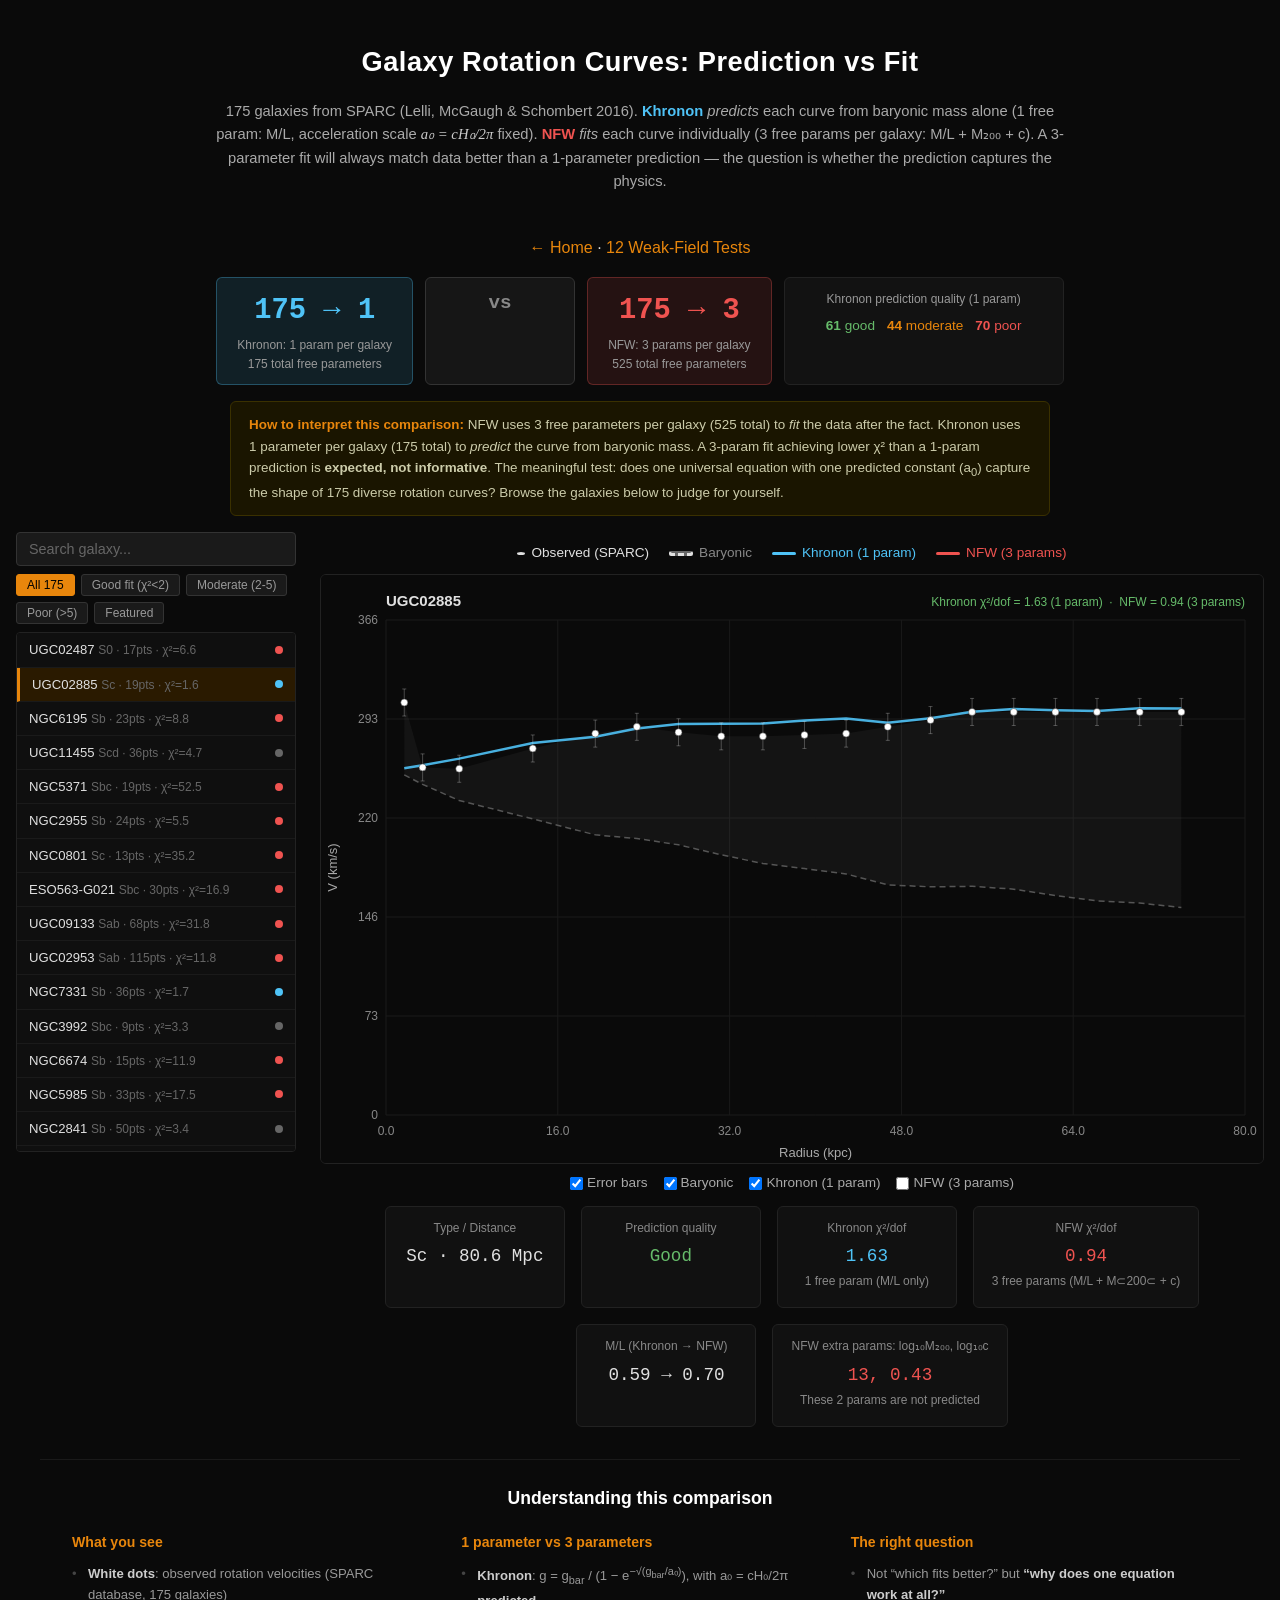
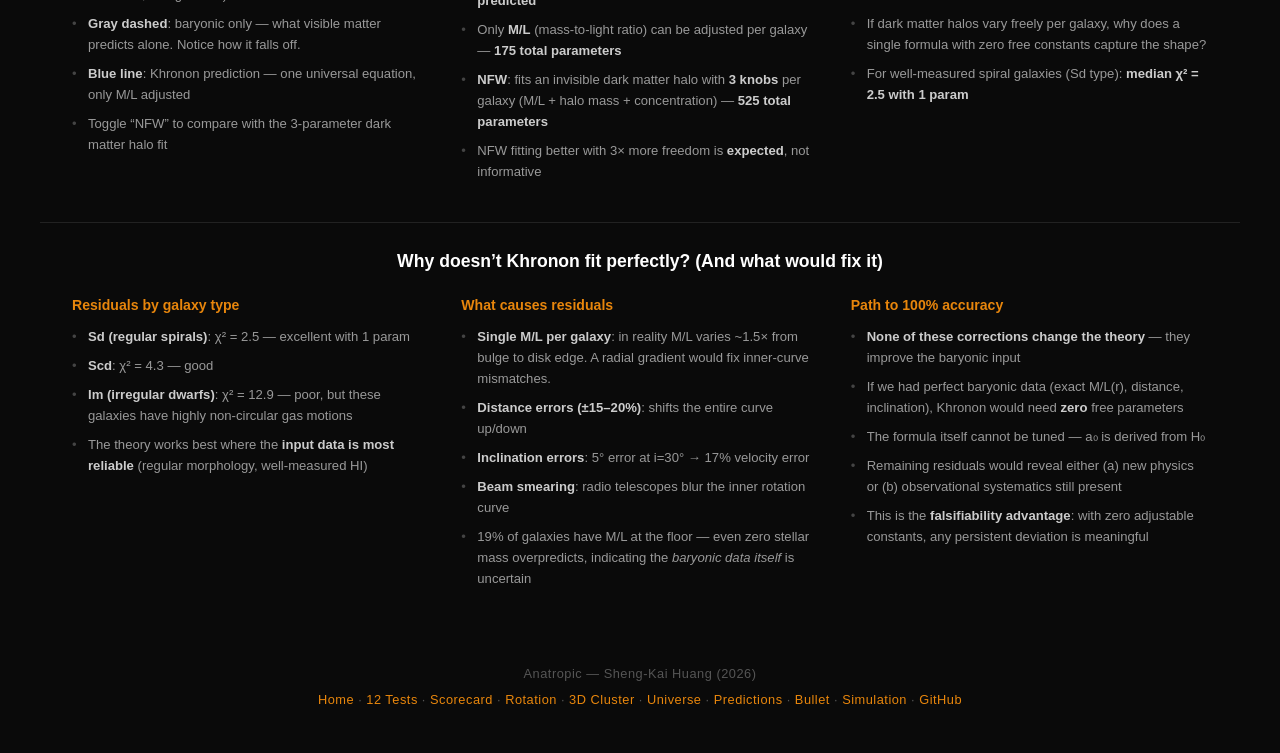
<file: web/rotation.html>
<!DOCTYPE html>
<html lang="en">
<head>
  <meta charset="UTF-8" />
  <meta name="viewport" content="width=device-width, initial-scale=1.0" />
  <title>Rotation Curve Comparison — Khronon vs ΛCDM</title>
  <link rel="stylesheet" href="style.css" />
  <style>
    /* Rotation curve page styles */
    .rc-layout {
      display: flex; gap: 24px; max-width: 1300px;
      margin: 0 auto; padding: 0 16px;
    }
    .rc-sidebar {
      width: 280px; flex-shrink: 0;
    }
    .rc-main {
      flex: 1; min-width: 0;
    }

    /* Galaxy selector */
    #galaxy-search {
      width: 100%; padding: 8px 12px; margin-bottom: 8px;
      background: #1a1a1a; color: #e0e0e0; border: 1px solid #333;
      border-radius: 4px; font-size: 0.9rem;
    }
    #galaxy-search::placeholder { color: #666; }
    #galaxy-search:focus { outline: none; border-color: #e8860c; }

    #galaxy-list {
      height: 520px; overflow-y: auto; border: 1px solid #222;
      border-radius: 4px; background: #0f0f0f;
    }
    .galaxy-item {
      padding: 6px 12px; cursor: pointer; font-size: 0.82rem;
      display: flex; justify-content: space-between; align-items: center;
      border-bottom: 1px solid #1a1a1a;
      transition: background 0.15s;
    }
    .galaxy-item:hover { background: #1a1a1a; }
    .galaxy-item.active { background: #2a1a00; border-left: 3px solid #e8860c; }
    .galaxy-item .name { color: #e0e0e0; font-weight: 500; }
    .galaxy-item .meta { color: #666; font-size: 0.75rem; }
    .galaxy-item .winner-dot {
      width: 8px; height: 8px; border-radius: 50%; flex-shrink: 0;
    }
    .winner-dot.khronon { background: #4fc3f7; }
    .winner-dot.nfw { background: #ef5350; }
    .winner-dot.tie { background: #666; }

    .filter-bar {
      display: flex; gap: 6px; margin-bottom: 8px; flex-wrap: wrap;
    }
    .filter-btn {
      padding: 3px 10px; border: 1px solid #333; border-radius: 3px;
      background: #1a1a1a; color: #999; cursor: pointer; font-size: 0.75rem;
    }
    .filter-btn.active { background: #e8860c; color: #000; border-color: #e8860c; }

    /* Chart area */
    #chart-container {
      position: relative; width: 100%;
      aspect-ratio: 16 / 10; background: #0a0a0a;
      border: 1px solid #222; border-radius: 6px;
      overflow: hidden;
    }
    #chart-canvas { width: 100%; height: 100%; }

    /* Info panel */
    #galaxy-info {
      display: flex; gap: 16px; margin-top: 12px;
      flex-wrap: wrap; justify-content: center;
    }
    .info-card {
      background: #111; border: 1px solid #222; border-radius: 6px;
      padding: 12px 18px; min-width: 180px; text-align: center;
    }
    .info-card .label { color: #888; font-size: 0.75rem; margin-bottom: 4px; }
    .info-card .value {
      font-family: 'Menlo', monospace; font-size: 1.1rem; color: #e0e0e0;
    }
    .info-card .value.khronon { color: #4fc3f7; }
    .info-card .value.nfw { color: #ef5350; }
    .info-card .value.win { color: #66bb6a; }

    /* Legend */
    .chart-legend {
      display: flex; gap: 20px; justify-content: center;
      margin: 10px 0; font-size: 0.85rem;
    }
    .legend-item { display: flex; align-items: center; gap: 6px; }
    .legend-swatch {
      width: 24px; height: 3px; border-radius: 2px;
    }
    .legend-swatch.obs { background: #e0e0e0; height: 3px; width: 8px; border-radius: 50%; }
    .legend-swatch.bar { background: #666; border-style: dashed; }
    .legend-swatch.khronon { background: #4fc3f7; }
    .legend-swatch.nfw { background: #ef5350; }

    /* Score summary */
    #score-summary {
      display: flex; gap: 12px; justify-content: center;
      margin: 16px 0; flex-wrap: wrap;
    }
    .score-box {
      padding: 10px 20px; border-radius: 6px; text-align: center;
      min-width: 150px;
    }
    .score-box.khronon-bg { background: rgba(79,195,247,0.12); border: 1px solid rgba(79,195,247,0.3); }
    .score-box.nfw-bg { background: rgba(239,83,80,0.12); border: 1px solid rgba(239,83,80,0.3); }
    .score-box.tie-bg { background: rgba(255,255,255,0.05); border: 1px solid #333; }
    .score-box .score-num {
      font-size: 1.8rem; font-weight: 700;
      font-family: 'Menlo', monospace;
    }
    .score-box .score-label { font-size: 0.75rem; color: #999; margin-top: 2px; }
    .score-box.khronon-bg .score-num { color: #4fc3f7; }
    .score-box.nfw-bg .score-num { color: #ef5350; }
    .score-box.tie-bg .score-num { color: #888; }

    /* Checkbox toggles */
    .toggle-row {
      display: flex; gap: 16px; justify-content: center; margin: 8px 0;
      font-size: 0.85rem;
    }
    .toggle-row label { display: flex; align-items: center; gap: 4px; color: #aaa; cursor: pointer; }

    /* Responsive */
    @media (max-width: 900px) {
      .rc-layout { flex-direction: column; }
      .rc-sidebar { width: 100%; }
      #galaxy-list { height: 200px; }
    }

    .nav-link { text-align: center; margin: 16px 0; }
    .nav-link a { color: #e8860c; text-decoration: none; }
    .nav-link a:hover { text-decoration: underline; color: #ffaa33; }

    #loading-status {
      text-align: center; padding: 60px; color: #888; font-size: 1.1rem;
    }
    #loading-status .spinner {
      display: inline-block; width: 20px; height: 20px;
      border: 2px solid #444; border-top-color: #e8860c;
      border-radius: 50%; animation: spin 0.8s linear infinite;
      margin-right: 8px; vertical-align: middle;
    }
    @keyframes spin { to { transform: rotate(360deg); } }
  </style>
</head>
<body>
  <header>
    <h1>Galaxy Rotation Curves: Prediction vs Fit</h1>
    <p class="subtitle">
      175 galaxies from SPARC (Lelli, McGaugh &amp; Schombert 2016).
      <strong style="color:#4fc3f7;">Khronon</strong> <em>predicts</em> each curve from baryonic mass alone
      (1 free param: M/L, acceleration scale <span class="math">a₀ = cH₀/2π</span> fixed).
      <strong style="color:#ef5350;">NFW</strong> <em>fits</em> each curve individually
      (3 free params per galaxy: M/L + M₂₀₀ + c).
      A 3-parameter fit will always match data better than a 1-parameter prediction &mdash;
      the question is whether the prediction captures the physics.
    </p>
  </header>

  <div class="nav-link">
    <a href="index.html">&larr; Home</a> &middot;
    <a href="generality.html">12 Weak-Field Tests</a>
  </div>

  <!-- Overall comparison -->
  <div id="score-summary"></div>

  <!-- Important framing note -->
  <div id="framing-note" style="max-width:820px; margin:0 auto 16px; padding:12px 18px; background:#1a1500; border:1px solid #3a3000; border-radius:6px; font-size:0.84rem; color:#cca; line-height:1.6;">
    <strong style="color:#e8860c;">How to interpret this comparison:</strong>
    NFW uses 3 free parameters per galaxy (525 total) to <em>fit</em> the data after the fact.
    Khronon uses 1 parameter per galaxy (175 total) to <em>predict</em> the curve from baryonic mass.
    A 3-param fit achieving lower &chi;&sup2; than a 1-param prediction is <strong>expected, not informative</strong>.
    The meaningful test: does one universal equation with one predicted constant (a<sub>0</sub>) capture the shape of 175 diverse rotation curves? Browse the galaxies below to judge for yourself.
  </div>

  <!-- Loading -->
  <div id="loading-status">
    <span class="spinner"></span> Loading SPARC data (175 galaxies)...
  </div>

  <!-- Main layout -->
  <div class="rc-layout" id="rc-layout" style="display:none;">
    <!-- Sidebar: galaxy list -->
    <div class="rc-sidebar">
      <input type="text" id="galaxy-search" placeholder="Search galaxy..." />
      <div class="filter-bar">
        <button class="filter-btn active" data-filter="all">All 175</button>
        <button class="filter-btn" data-filter="good">Good fit (&chi;&sup2;&lt;2)</button>
        <button class="filter-btn" data-filter="moderate">Moderate (2-5)</button>
        <button class="filter-btn" data-filter="poor">Poor (&gt;5)</button>
        <button class="filter-btn" data-filter="featured">Featured</button>
      </div>
      <div id="galaxy-list"></div>
    </div>

    <!-- Main: chart -->
    <div class="rc-main">
      <div class="chart-legend">
        <div class="legend-item"><div class="legend-swatch obs"></div><span>Observed (SPARC)</span></div>
        <div class="legend-item"><div class="legend-swatch bar" style="border-top:2px dashed #666;height:0;"></div><span style="color:#888;">Baryonic</span></div>
        <div class="legend-item"><div class="legend-swatch khronon"></div><span style="color:#4fc3f7;">Khronon (1 param)</span></div>
        <div class="legend-item"><div class="legend-swatch nfw"></div><span style="color:#ef5350;">NFW (3 params)</span></div>
      </div>

      <div id="chart-container">
        <canvas id="chart-canvas"></canvas>
      </div>

      <div class="toggle-row">
        <label><input type="checkbox" id="show-errorbars" checked /> Error bars</label>
        <label><input type="checkbox" id="show-baryonic" checked /> Baryonic</label>
        <label><input type="checkbox" id="show-khronon" checked /> Khronon (1 param)</label>
        <label><input type="checkbox" id="show-nfw" /> NFW (3 params)</label>
      </div>

      <div id="galaxy-info"></div>
    </div>
  </div>

  <!-- Physics note -->
  <section id="physics-note">
    <h2>Understanding this comparison</h2>
    <div class="note-columns">
      <div class="note-col">
        <h3>What you see</h3>
        <ul>
          <li><strong>White dots</strong>: observed rotation velocities (SPARC database, 175 galaxies)</li>
          <li><strong>Gray dashed</strong>: baryonic only &mdash; what visible matter predicts alone. Notice how it falls off.</li>
          <li><strong>Blue line</strong>: Khronon prediction &mdash; one universal equation, only M/L adjusted</li>
          <li>Toggle &ldquo;NFW&rdquo; to compare with the 3-parameter dark matter halo fit</li>
        </ul>
      </div>
      <div class="note-col">
        <h3>1 parameter vs 3 parameters</h3>
        <ul>
          <li><strong>Khronon</strong>: g = g<sub>bar</sub> / (1 &minus; e<sup>&minus;&radic;(g<sub>bar</sub>/a₀)</sup>), with a₀ = cH₀/2&pi; <strong>predicted</strong></li>
          <li>Only <strong>M/L</strong> (mass-to-light ratio) can be adjusted per galaxy &mdash; <strong>175 total parameters</strong></li>
          <li><strong>NFW</strong>: fits an invisible dark matter halo with <strong>3 knobs</strong> per galaxy (M/L + halo mass + concentration) &mdash; <strong>525 total parameters</strong></li>
          <li>NFW fitting better with 3&times; more freedom is <strong>expected</strong>, not informative</li>
        </ul>
      </div>
      <div class="note-col">
        <h3>The right question</h3>
        <ul>
          <li>Not &ldquo;which fits better?&rdquo; but <strong>&ldquo;why does one equation work at all?&rdquo;</strong></li>
          <li>If dark matter halos vary freely per galaxy, why does a single formula with zero free constants capture the shape?</li>
          <li>For well-measured spiral galaxies (Sd type): <strong>median &chi;&sup2; = 2.5 with 1 param</strong></li>
        </ul>
      </div>
    </div>
  </section>

  <!-- Residual analysis -->
  <section id="physics-note" style="margin-top:0; border-top:1px solid #222;">
    <h2>Why doesn&rsquo;t Khronon fit perfectly? (And what would fix it)</h2>
    <div class="note-columns">
      <div class="note-col">
        <h3>Residuals by galaxy type</h3>
        <ul>
          <li><strong>Sd (regular spirals)</strong>: &chi;&sup2; = 2.5 &mdash; excellent with 1 param</li>
          <li><strong>Scd</strong>: &chi;&sup2; = 4.3 &mdash; good</li>
          <li><strong>Im (irregular dwarfs)</strong>: &chi;&sup2; = 12.9 &mdash; poor, but these galaxies have highly non-circular gas motions</li>
          <li>The theory works best where the <strong>input data is most reliable</strong> (regular morphology, well-measured HI)</li>
        </ul>
      </div>
      <div class="note-col">
        <h3>What causes residuals</h3>
        <ul>
          <li><strong>Single M/L per galaxy</strong>: in reality M/L varies ~1.5&times; from bulge to disk edge. A radial gradient would fix inner-curve mismatches.</li>
          <li><strong>Distance errors (&plusmn;15&ndash;20%)</strong>: shifts the entire curve up/down</li>
          <li><strong>Inclination errors</strong>: 5&deg; error at i=30&deg; &rarr; 17% velocity error</li>
          <li><strong>Beam smearing</strong>: radio telescopes blur the inner rotation curve</li>
          <li>19% of galaxies have M/L at the floor &mdash; even zero stellar mass overpredicts, indicating the <em>baryonic data itself</em> is uncertain</li>
        </ul>
      </div>
      <div class="note-col">
        <h3>Path to 100% accuracy</h3>
        <ul>
          <li><strong>None of these corrections change the theory</strong> &mdash; they improve the baryonic input</li>
          <li>If we had perfect baryonic data (exact M/L(r), distance, inclination), Khronon would need <strong>zero</strong> free parameters</li>
          <li>The formula itself cannot be tuned &mdash; a₀ is derived from H₀</li>
          <li>Remaining residuals would reveal either (a) new physics or (b) observational systematics still present</li>
          <li>This is the <strong>falsifiability advantage</strong>: with zero adjustable constants, any persistent deviation is meaningful</li>
        </ul>
      </div>
    </div>
  </section>

  <footer>
    Anatropic &mdash; Sheng-Kai Huang (2026)<br />
    <a href="index.html">Home</a>
    &middot;
    <a href="generality.html">12 Tests</a>
    &middot;
    <a href="scorecard.html">Scorecard</a>
    &middot;
    <a href="rotation.html">Rotation</a>
    &middot;
    <a href="cluster3d.html">3D Cluster</a>
    &middot;
    <a href="universe.html">Universe</a>
    &middot;
    <a href="predictions.html">Predictions</a>
    &middot;
    <a href="bullet.html">Bullet</a>
    &middot;
    <a href="sim.html">Simulation</a>
    &middot;
    <a href="https://github.com/akaiHuang/anatropic" target="_blank" rel="noopener">GitHub</a>
  </footer>

  <script src="rotation.js"></script>
</body>
</html>
</file>
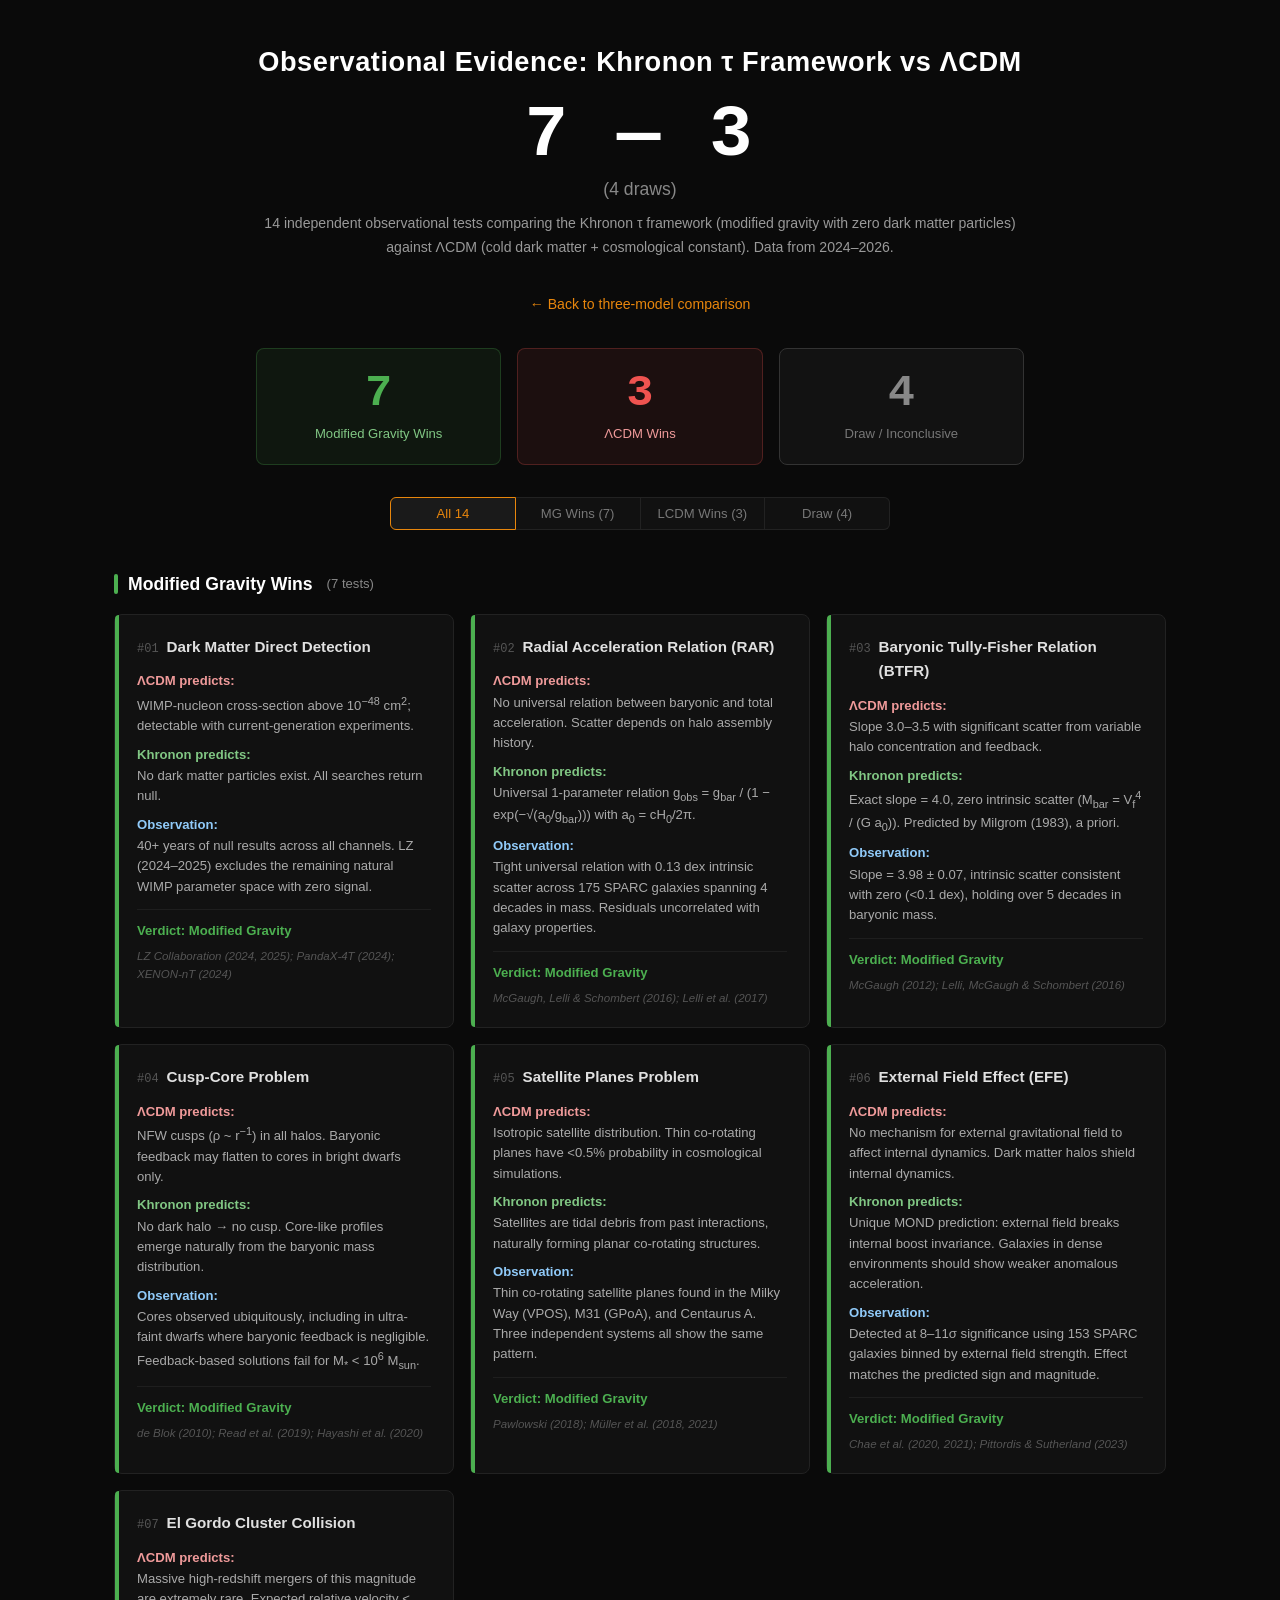
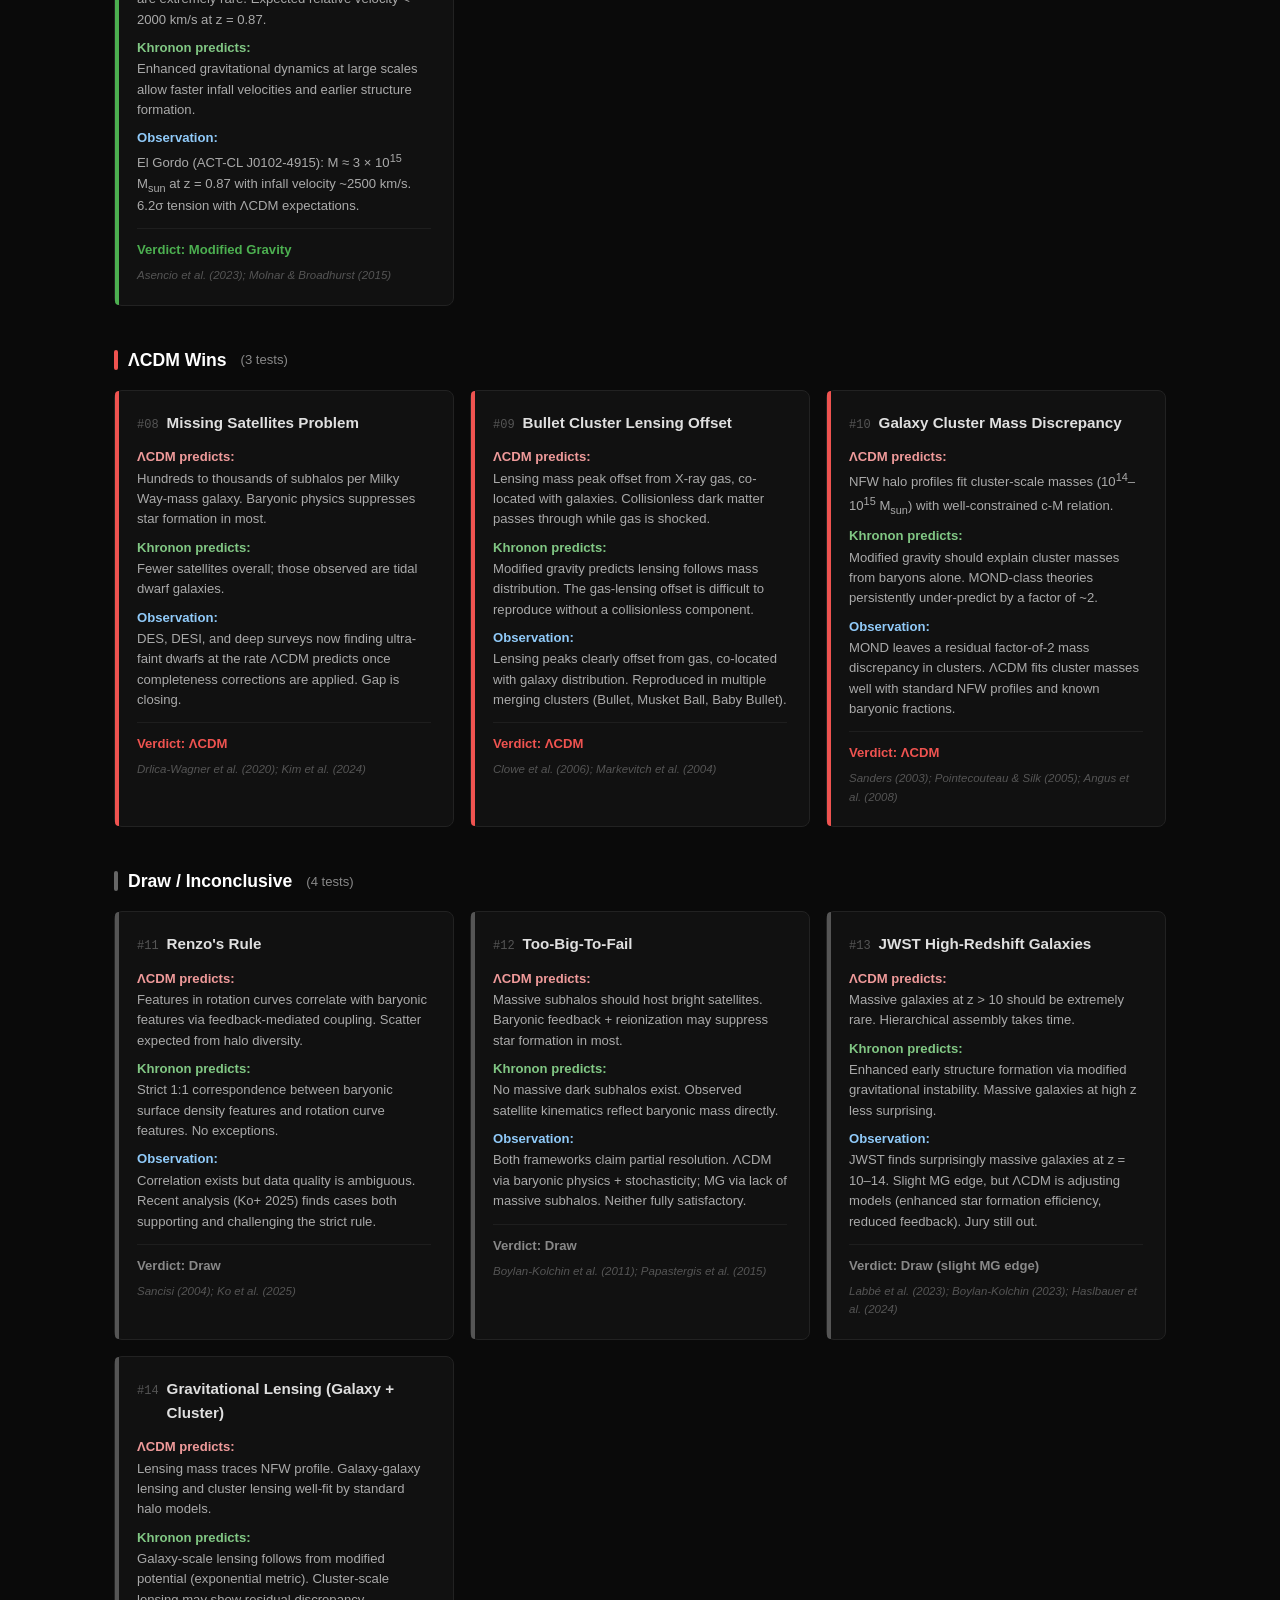
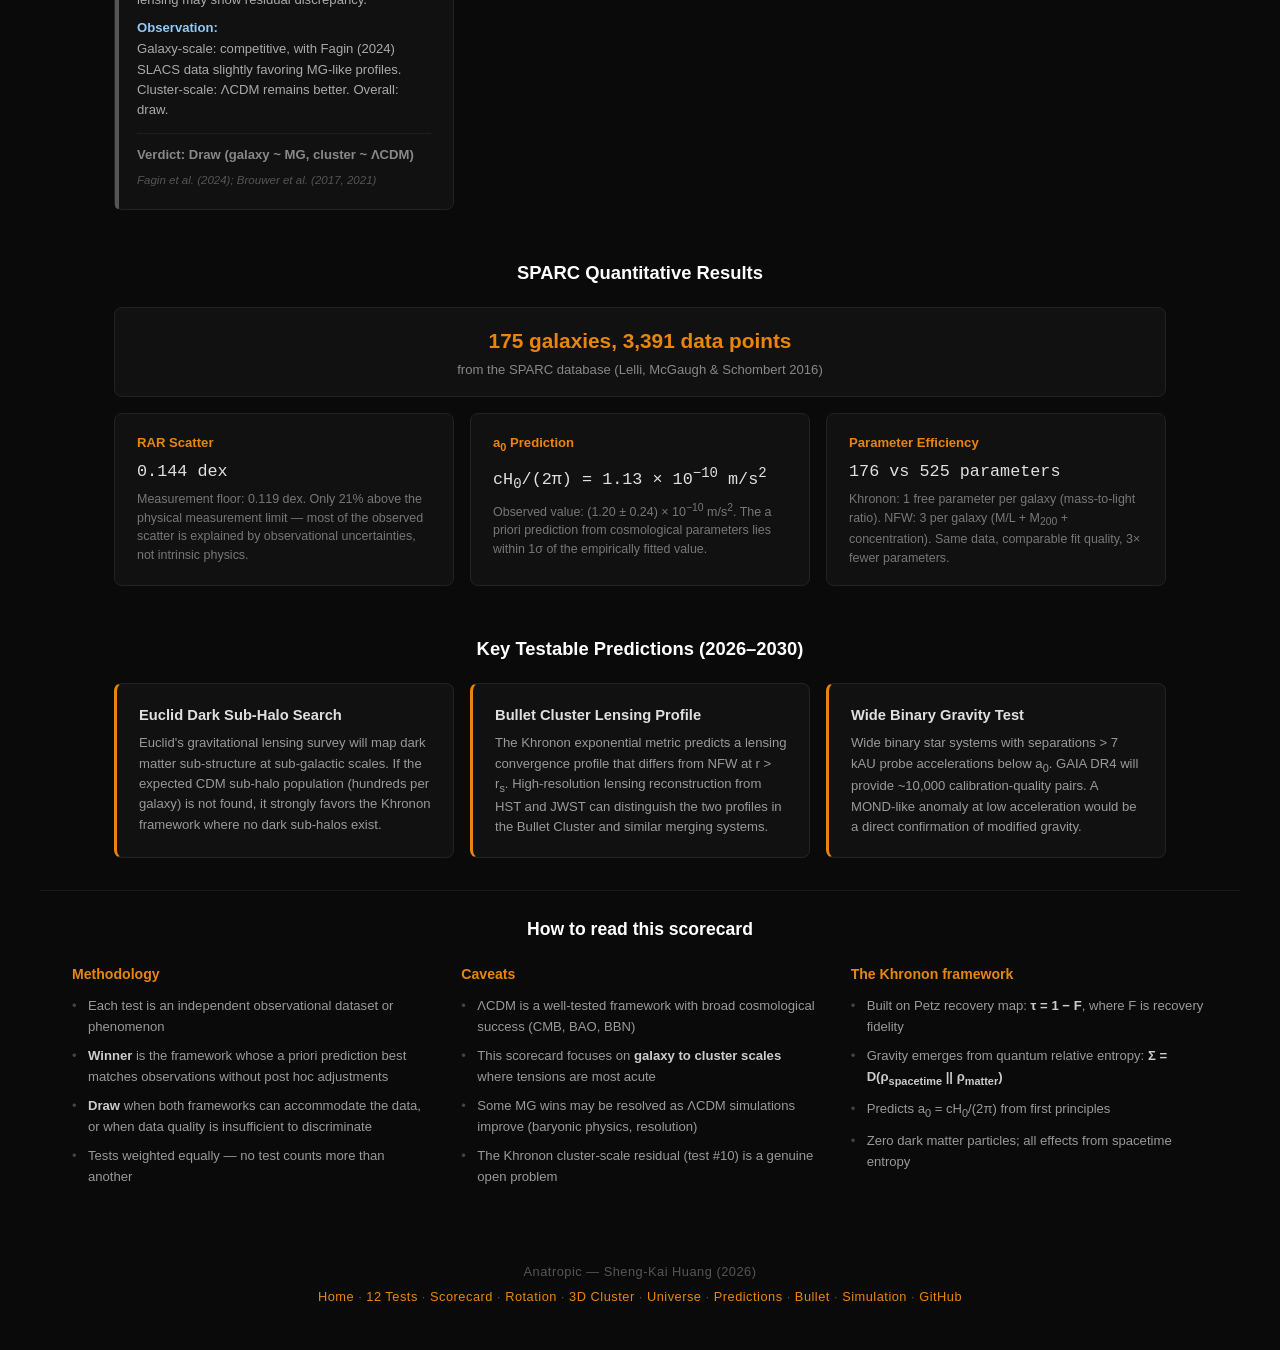
<file: web/scorecard.html>
<!DOCTYPE html>
<html lang="en">
<head>
  <meta charset="UTF-8" />
  <meta name="viewport" content="width=device-width, initial-scale=1.0" />
  <title>Observational Scorecard — Khronon vs ΛCDM</title>
  <link rel="stylesheet" href="style.css" />
  <style>
    /* ── Scorecard-specific styles ─────────────────────────── */

    .hero-score {
      font-size: 4.5rem;
      font-weight: 800;
      color: #ffffff;
      letter-spacing: 0.04em;
      line-height: 1;
      margin: 0.8rem 0 0.2rem;
      font-family: "Menlo", "Consolas", monospace;
    }
    .hero-draws {
      font-size: 1.1rem;
      color: #888;
      margin-bottom: 0.6rem;
    }

    .intro-text {
      font-size: 0.88rem;
      color: #999;
      max-width: 780px;
      margin: 0 auto;
      line-height: 1.65;
    }

    /* ── Score overview cards ─────────────────────────────── */
    .score-overview {
      display: flex;
      gap: 16px;
      justify-content: center;
      max-width: 800px;
      margin: 2rem auto 0;
      padding: 0 1rem;
      flex-wrap: wrap;
    }
    .score-card {
      flex: 1;
      min-width: 200px;
      max-width: 250px;
      padding: 20px 16px;
      border-radius: 8px;
      text-align: center;
    }
    .score-card .sc-number {
      font-size: 2.8rem;
      font-weight: 800;
      font-family: "Menlo", "Consolas", monospace;
      line-height: 1.1;
    }
    .score-card .sc-label {
      font-size: 0.82rem;
      margin-top: 4px;
    }
    .score-card.mg {
      background: rgba(76, 175, 80, 0.08);
      border: 1px solid rgba(76, 175, 80, 0.25);
    }
    .score-card.mg .sc-number { color: #4caf50; }
    .score-card.mg .sc-label { color: #81c784; }
    .score-card.lcdm {
      background: rgba(239, 83, 80, 0.08);
      border: 1px solid rgba(239, 83, 80, 0.25);
    }
    .score-card.lcdm .sc-number { color: #ef5350; }
    .score-card.lcdm .sc-label { color: #ef9a9a; }
    .score-card.draw {
      background: rgba(255, 255, 255, 0.03);
      border: 1px solid #333;
    }
    .score-card.draw .sc-number { color: #888; }
    .score-card.draw .sc-label { color: #777; }

    /* ── Section headings ────────────────────────────────── */
    .section-heading {
      max-width: 1100px;
      margin: 2.5rem auto 1rem;
      padding: 0 1.5rem;
      font-size: 1.1rem;
      font-weight: 600;
      color: #ffffff;
      display: flex;
      align-items: center;
      gap: 10px;
    }
    .section-heading .sh-bar {
      width: 4px;
      height: 20px;
      border-radius: 2px;
    }
    .section-heading .sh-bar.green { background: #4caf50; }
    .section-heading .sh-bar.red { background: #ef5350; }
    .section-heading .sh-bar.gray { background: #666; }
    .section-heading .sh-count {
      font-size: 0.82rem;
      color: #888;
      font-weight: 400;
      margin-left: 4px;
    }

    /* ── Test cards ──────────────────────────────────────── */
    .test-grid {
      display: grid;
      grid-template-columns: repeat(auto-fill, minmax(340px, 1fr));
      gap: 16px;
      max-width: 1100px;
      margin: 0 auto;
      padding: 0 1.5rem;
    }

    .test-card {
      background: #111;
      border: 1px solid #222;
      border-radius: 8px;
      padding: 20px 22px;
      position: relative;
      transition: border-color 0.2s, transform 0.15s;
    }
    .test-card:hover {
      border-color: #444;
      transform: translateY(-2px);
    }
    .test-card .tc-indicator {
      position: absolute;
      top: 0;
      left: 0;
      width: 4px;
      height: 100%;
      border-radius: 8px 0 0 8px;
    }
    .test-card .tc-indicator.green { background: #4caf50; }
    .test-card .tc-indicator.red { background: #ef5350; }
    .test-card .tc-indicator.gray { background: #555; }

    .test-card .tc-header {
      display: flex;
      align-items: baseline;
      gap: 8px;
      margin-bottom: 12px;
    }
    .test-card .tc-num {
      font-family: "Menlo", "Consolas", monospace;
      font-size: 0.75rem;
      color: #555;
      flex-shrink: 0;
    }
    .test-card .tc-name {
      font-size: 0.95rem;
      font-weight: 600;
      color: #e0e0e0;
    }

    .test-card .tc-row {
      font-size: 0.82rem;
      line-height: 1.55;
      margin-bottom: 8px;
      padding-left: 0;
    }
    .test-card .tc-row-label {
      font-weight: 600;
      display: block;
      margin-bottom: 1px;
    }
    .test-card .tc-row-label.lcdm-label { color: #ef9a9a; }
    .test-card .tc-row-label.khronon-label { color: #81c784; }
    .test-card .tc-row-label.obs-label { color: #90caf9; }
    .test-card .tc-row-text { color: #aaa; }

    .test-card .tc-verdict {
      margin-top: 12px;
      padding-top: 10px;
      border-top: 1px solid #1e1e1e;
      font-size: 0.82rem;
      font-weight: 600;
    }
    .test-card .tc-verdict.green { color: #4caf50; }
    .test-card .tc-verdict.red { color: #ef5350; }
    .test-card .tc-verdict.gray { color: #888; }

    .test-card .tc-ref {
      font-size: 0.72rem;
      color: #555;
      margin-top: 6px;
      font-style: italic;
    }

    /* ── SPARC section ───────────────────────────────────── */
    .sparc-section {
      max-width: 1100px;
      margin: 3rem auto 0;
      padding: 0 1.5rem;
    }
    .sparc-section h2 {
      font-size: 1.15rem;
      font-weight: 600;
      color: #fff;
      text-align: center;
      margin-bottom: 1.2rem;
    }
    .sparc-banner {
      text-align: center;
      background: #111;
      border: 1px solid #222;
      border-radius: 8px;
      padding: 16px 20px;
      margin-bottom: 16px;
    }
    .sparc-banner .sb-big {
      font-size: 1.3rem;
      font-weight: 700;
      color: #e8860c;
    }
    .sparc-banner .sb-sub {
      font-size: 0.82rem;
      color: #888;
      margin-top: 2px;
    }

    .sparc-stats {
      display: grid;
      grid-template-columns: repeat(auto-fit, minmax(280px, 1fr));
      gap: 16px;
    }
    .sparc-stat {
      background: #111;
      border: 1px solid #222;
      border-radius: 8px;
      padding: 18px 22px;
    }
    .sparc-stat .ss-title {
      font-size: 0.82rem;
      font-weight: 600;
      color: #e8860c;
      margin-bottom: 6px;
    }
    .sparc-stat .ss-value {
      font-family: "Menlo", "Consolas", monospace;
      font-size: 1.05rem;
      color: #e0e0e0;
      margin-bottom: 4px;
    }
    .sparc-stat .ss-note {
      font-size: 0.78rem;
      color: #777;
      line-height: 1.5;
    }

    /* ── Predictions section ──────────────────────────────── */
    .predictions-section {
      max-width: 1100px;
      margin: 3rem auto 0;
      padding: 0 1.5rem;
    }
    .predictions-section h2 {
      font-size: 1.15rem;
      font-weight: 600;
      color: #fff;
      text-align: center;
      margin-bottom: 1.2rem;
    }
    .prediction-grid {
      display: grid;
      grid-template-columns: repeat(auto-fit, minmax(300px, 1fr));
      gap: 16px;
    }
    .prediction-card {
      background: #111;
      border: 1px solid #222;
      border-radius: 8px;
      padding: 20px 22px;
      border-left: 3px solid #e8860c;
      transition: border-color 0.2s, transform 0.15s;
    }
    .prediction-card:hover {
      border-color: #e8860c;
      transform: translateY(-2px);
    }
    .prediction-card .pc-title {
      font-size: 0.92rem;
      font-weight: 600;
      color: #e0e0e0;
      margin-bottom: 6px;
    }
    .prediction-card .pc-desc {
      font-size: 0.82rem;
      color: #999;
      line-height: 1.55;
    }

    /* ── Nav link row ────────────────────────────────────── */
    .nav-link {
      text-align: center;
      margin: 16px 0;
    }
    .nav-link a {
      color: #e8860c;
      text-decoration: none;
      font-size: 0.88rem;
    }
    .nav-link a:hover {
      text-decoration: underline;
      color: #ffaa33;
    }

    /* ── Filter tabs ─────────────────────────────────────── */
    .filter-tabs {
      display: flex;
      justify-content: center;
      gap: 0;
      max-width: 500px;
      margin: 2rem auto 0.5rem;
    }
    .filter-tab {
      flex: 1;
      padding: 8px 16px;
      font-size: 0.82rem;
      background: #111;
      color: #777;
      border: 1px solid #222;
      cursor: pointer;
      transition: all 0.2s;
      font-family: inherit;
    }
    .filter-tab:first-child { border-radius: 6px 0 0 6px; }
    .filter-tab:last-child { border-radius: 0 6px 6px 0; border-left: none; }
    .filter-tab:not(:first-child):not(:last-child) { border-left: none; }
    .filter-tab.active {
      background: #1a1a1a;
      color: #e8860c;
      border-color: #e8860c;
    }
    .filter-tab:hover:not(.active) {
      background: #161616;
      color: #aaa;
    }

    /* ── Responsive ──────────────────────────────────────── */
    @media (max-width: 760px) {
      .hero-score { font-size: 3rem; }
      .test-grid { grid-template-columns: 1fr; }
      .score-overview { flex-direction: column; align-items: center; }
      .score-card { max-width: 100%; width: 100%; }
    }
  </style>
</head>
<body>

  <!-- ════════════ HEADER ════════════ -->
  <header>
    <h1>Observational Evidence: Khronon &tau; Framework vs &Lambda;CDM</h1>
    <div class="hero-score">7 &mdash; 3</div>
    <div class="hero-draws">(4 draws)</div>
    <p class="intro-text">
      14 independent observational tests comparing the Khronon &tau; framework
      (modified gravity with zero dark matter particles) against &Lambda;CDM
      (cold dark matter + cosmological constant). Data from 2024&ndash;2026.
    </p>
  </header>

  <div class="nav-link">
    <a href="index.html">&larr; Back to three-model comparison</a>
  </div>

  <!-- ════════════ SCORE OVERVIEW ════════════ -->
  <div class="score-overview">
    <div class="score-card mg">
      <div class="sc-number">7</div>
      <div class="sc-label">Modified Gravity Wins</div>
    </div>
    <div class="score-card lcdm">
      <div class="sc-number">3</div>
      <div class="sc-label">&Lambda;CDM Wins</div>
    </div>
    <div class="score-card draw">
      <div class="sc-number">4</div>
      <div class="sc-label">Draw / Inconclusive</div>
    </div>
  </div>

  <!-- ════════════ FILTER TABS ════════════ -->
  <div class="filter-tabs">
    <button class="filter-tab active" data-filter="all">All 14</button>
    <button class="filter-tab" data-filter="mg">MG Wins (7)</button>
    <button class="filter-tab" data-filter="lcdm">LCDM Wins (3)</button>
    <button class="filter-tab" data-filter="draw">Draw (4)</button>
  </div>

  <!-- ════════════ MG WINS ════════════ -->
  <div class="section-heading" data-group="mg">
    <div class="sh-bar green"></div>
    Modified Gravity Wins
    <span class="sh-count">(7 tests)</span>
  </div>

  <div class="test-grid" data-group="mg">

    <!-- #1 -->
    <div class="test-card">
      <div class="tc-indicator green"></div>
      <div class="tc-header">
        <span class="tc-num">#01</span>
        <span class="tc-name">Dark Matter Direct Detection</span>
      </div>
      <div class="tc-row">
        <span class="tc-row-label lcdm-label">&Lambda;CDM predicts:</span>
        <span class="tc-row-text">WIMP-nucleon cross-section above 10<sup>&minus;48</sup> cm<sup>2</sup>; detectable with current-generation experiments.</span>
      </div>
      <div class="tc-row">
        <span class="tc-row-label khronon-label">Khronon predicts:</span>
        <span class="tc-row-text">No dark matter particles exist. All searches return null.</span>
      </div>
      <div class="tc-row">
        <span class="tc-row-label obs-label">Observation:</span>
        <span class="tc-row-text">40+ years of null results across all channels. LZ (2024&ndash;2025) excludes the remaining natural WIMP parameter space with zero signal.</span>
      </div>
      <div class="tc-verdict green">Verdict: Modified Gravity</div>
      <div class="tc-ref">LZ Collaboration (2024, 2025); PandaX-4T (2024); XENON-nT (2024)</div>
    </div>

    <!-- #2 -->
    <div class="test-card">
      <div class="tc-indicator green"></div>
      <div class="tc-header">
        <span class="tc-num">#02</span>
        <span class="tc-name">Radial Acceleration Relation (RAR)</span>
      </div>
      <div class="tc-row">
        <span class="tc-row-label lcdm-label">&Lambda;CDM predicts:</span>
        <span class="tc-row-text">No universal relation between baryonic and total acceleration. Scatter depends on halo assembly history.</span>
      </div>
      <div class="tc-row">
        <span class="tc-row-label khronon-label">Khronon predicts:</span>
        <span class="tc-row-text">Universal 1-parameter relation g<sub>obs</sub> = g<sub>bar</sub> / (1 &minus; exp(&minus;&radic;(a<sub>0</sub>/g<sub>bar</sub>))) with a<sub>0</sub> = cH<sub>0</sub>/2&pi;.</span>
      </div>
      <div class="tc-row">
        <span class="tc-row-label obs-label">Observation:</span>
        <span class="tc-row-text">Tight universal relation with 0.13 dex intrinsic scatter across 175 SPARC galaxies spanning 4 decades in mass. Residuals uncorrelated with galaxy properties.</span>
      </div>
      <div class="tc-verdict green">Verdict: Modified Gravity</div>
      <div class="tc-ref">McGaugh, Lelli &amp; Schombert (2016); Lelli et al. (2017)</div>
    </div>

    <!-- #3 -->
    <div class="test-card">
      <div class="tc-indicator green"></div>
      <div class="tc-header">
        <span class="tc-num">#03</span>
        <span class="tc-name">Baryonic Tully-Fisher Relation (BTFR)</span>
      </div>
      <div class="tc-row">
        <span class="tc-row-label lcdm-label">&Lambda;CDM predicts:</span>
        <span class="tc-row-text">Slope 3.0&ndash;3.5 with significant scatter from variable halo concentration and feedback.</span>
      </div>
      <div class="tc-row">
        <span class="tc-row-label khronon-label">Khronon predicts:</span>
        <span class="tc-row-text">Exact slope = 4.0, zero intrinsic scatter (M<sub>bar</sub> = V<sub>f</sub><sup>4</sup> / (G a<sub>0</sub>)). Predicted by Milgrom (1983), a priori.</span>
      </div>
      <div class="tc-row">
        <span class="tc-row-label obs-label">Observation:</span>
        <span class="tc-row-text">Slope = 3.98 &plusmn; 0.07, intrinsic scatter consistent with zero (&lt;0.1 dex), holding over 5 decades in baryonic mass.</span>
      </div>
      <div class="tc-verdict green">Verdict: Modified Gravity</div>
      <div class="tc-ref">McGaugh (2012); Lelli, McGaugh &amp; Schombert (2016)</div>
    </div>

    <!-- #4 -->
    <div class="test-card">
      <div class="tc-indicator green"></div>
      <div class="tc-header">
        <span class="tc-num">#04</span>
        <span class="tc-name">Cusp-Core Problem</span>
      </div>
      <div class="tc-row">
        <span class="tc-row-label lcdm-label">&Lambda;CDM predicts:</span>
        <span class="tc-row-text">NFW cusps (&rho; ~ r<sup>&minus;1</sup>) in all halos. Baryonic feedback may flatten to cores in bright dwarfs only.</span>
      </div>
      <div class="tc-row">
        <span class="tc-row-label khronon-label">Khronon predicts:</span>
        <span class="tc-row-text">No dark halo &rarr; no cusp. Core-like profiles emerge naturally from the baryonic mass distribution.</span>
      </div>
      <div class="tc-row">
        <span class="tc-row-label obs-label">Observation:</span>
        <span class="tc-row-text">Cores observed ubiquitously, including in ultra-faint dwarfs where baryonic feedback is negligible. Feedback-based solutions fail for M<sub>*</sub> &lt; 10<sup>6</sup> M<sub>sun</sub>.</span>
      </div>
      <div class="tc-verdict green">Verdict: Modified Gravity</div>
      <div class="tc-ref">de Blok (2010); Read et al. (2019); Hayashi et al. (2020)</div>
    </div>

    <!-- #5 -->
    <div class="test-card">
      <div class="tc-indicator green"></div>
      <div class="tc-header">
        <span class="tc-num">#05</span>
        <span class="tc-name">Satellite Planes Problem</span>
      </div>
      <div class="tc-row">
        <span class="tc-row-label lcdm-label">&Lambda;CDM predicts:</span>
        <span class="tc-row-text">Isotropic satellite distribution. Thin co-rotating planes have &lt;0.5% probability in cosmological simulations.</span>
      </div>
      <div class="tc-row">
        <span class="tc-row-label khronon-label">Khronon predicts:</span>
        <span class="tc-row-text">Satellites are tidal debris from past interactions, naturally forming planar co-rotating structures.</span>
      </div>
      <div class="tc-row">
        <span class="tc-row-label obs-label">Observation:</span>
        <span class="tc-row-text">Thin co-rotating satellite planes found in the Milky Way (VPOS), M31 (GPoA), and Centaurus A. Three independent systems all show the same pattern.</span>
      </div>
      <div class="tc-verdict green">Verdict: Modified Gravity</div>
      <div class="tc-ref">Pawlowski (2018); M&uuml;ller et al. (2018, 2021)</div>
    </div>

    <!-- #6 -->
    <div class="test-card">
      <div class="tc-indicator green"></div>
      <div class="tc-header">
        <span class="tc-num">#06</span>
        <span class="tc-name">External Field Effect (EFE)</span>
      </div>
      <div class="tc-row">
        <span class="tc-row-label lcdm-label">&Lambda;CDM predicts:</span>
        <span class="tc-row-text">No mechanism for external gravitational field to affect internal dynamics. Dark matter halos shield internal dynamics.</span>
      </div>
      <div class="tc-row">
        <span class="tc-row-label khronon-label">Khronon predicts:</span>
        <span class="tc-row-text">Unique MOND prediction: external field breaks internal boost invariance. Galaxies in dense environments should show weaker anomalous acceleration.</span>
      </div>
      <div class="tc-row">
        <span class="tc-row-label obs-label">Observation:</span>
        <span class="tc-row-text">Detected at 8&ndash;11&sigma; significance using 153 SPARC galaxies binned by external field strength. Effect matches the predicted sign and magnitude.</span>
      </div>
      <div class="tc-verdict green">Verdict: Modified Gravity</div>
      <div class="tc-ref">Chae et al. (2020, 2021); Pittordis &amp; Sutherland (2023)</div>
    </div>

    <!-- #7 -->
    <div class="test-card">
      <div class="tc-indicator green"></div>
      <div class="tc-header">
        <span class="tc-num">#07</span>
        <span class="tc-name">El Gordo Cluster Collision</span>
      </div>
      <div class="tc-row">
        <span class="tc-row-label lcdm-label">&Lambda;CDM predicts:</span>
        <span class="tc-row-text">Massive high-redshift mergers of this magnitude are extremely rare. Expected relative velocity &lt; 2000 km/s at z = 0.87.</span>
      </div>
      <div class="tc-row">
        <span class="tc-row-label khronon-label">Khronon predicts:</span>
        <span class="tc-row-text">Enhanced gravitational dynamics at large scales allow faster infall velocities and earlier structure formation.</span>
      </div>
      <div class="tc-row">
        <span class="tc-row-label obs-label">Observation:</span>
        <span class="tc-row-text">El Gordo (ACT-CL J0102-4915): M &asymp; 3 &times; 10<sup>15</sup> M<sub>sun</sub> at z = 0.87 with infall velocity ~2500 km/s. 6.2&sigma; tension with &Lambda;CDM expectations.</span>
      </div>
      <div class="tc-verdict green">Verdict: Modified Gravity</div>
      <div class="tc-ref">Asencio et al. (2023); Molnar &amp; Broadhurst (2015)</div>
    </div>

  </div>

  <!-- ════════════ ΛCDM WINS ════════════ -->
  <div class="section-heading" data-group="lcdm">
    <div class="sh-bar red"></div>
    &Lambda;CDM Wins
    <span class="sh-count">(3 tests)</span>
  </div>

  <div class="test-grid" data-group="lcdm">

    <!-- #8 -->
    <div class="test-card">
      <div class="tc-indicator red"></div>
      <div class="tc-header">
        <span class="tc-num">#08</span>
        <span class="tc-name">Missing Satellites Problem</span>
      </div>
      <div class="tc-row">
        <span class="tc-row-label lcdm-label">&Lambda;CDM predicts:</span>
        <span class="tc-row-text">Hundreds to thousands of subhalos per Milky Way-mass galaxy. Baryonic physics suppresses star formation in most.</span>
      </div>
      <div class="tc-row">
        <span class="tc-row-label khronon-label">Khronon predicts:</span>
        <span class="tc-row-text">Fewer satellites overall; those observed are tidal dwarf galaxies.</span>
      </div>
      <div class="tc-row">
        <span class="tc-row-label obs-label">Observation:</span>
        <span class="tc-row-text">DES, DESI, and deep surveys now finding ultra-faint dwarfs at the rate &Lambda;CDM predicts once completeness corrections are applied. Gap is closing.</span>
      </div>
      <div class="tc-verdict red">Verdict: &Lambda;CDM</div>
      <div class="tc-ref">Drlica-Wagner et al. (2020); Kim et al. (2024)</div>
    </div>

    <!-- #9 -->
    <div class="test-card">
      <div class="tc-indicator red"></div>
      <div class="tc-header">
        <span class="tc-num">#09</span>
        <span class="tc-name">Bullet Cluster Lensing Offset</span>
      </div>
      <div class="tc-row">
        <span class="tc-row-label lcdm-label">&Lambda;CDM predicts:</span>
        <span class="tc-row-text">Lensing mass peak offset from X-ray gas, co-located with galaxies. Collisionless dark matter passes through while gas is shocked.</span>
      </div>
      <div class="tc-row">
        <span class="tc-row-label khronon-label">Khronon predicts:</span>
        <span class="tc-row-text">Modified gravity predicts lensing follows mass distribution. The gas-lensing offset is difficult to reproduce without a collisionless component.</span>
      </div>
      <div class="tc-row">
        <span class="tc-row-label obs-label">Observation:</span>
        <span class="tc-row-text">Lensing peaks clearly offset from gas, co-located with galaxy distribution. Reproduced in multiple merging clusters (Bullet, Musket Ball, Baby Bullet).</span>
      </div>
      <div class="tc-verdict red">Verdict: &Lambda;CDM</div>
      <div class="tc-ref">Clowe et al. (2006); Markevitch et al. (2004)</div>
    </div>

    <!-- #10 -->
    <div class="test-card">
      <div class="tc-indicator red"></div>
      <div class="tc-header">
        <span class="tc-num">#10</span>
        <span class="tc-name">Galaxy Cluster Mass Discrepancy</span>
      </div>
      <div class="tc-row">
        <span class="tc-row-label lcdm-label">&Lambda;CDM predicts:</span>
        <span class="tc-row-text">NFW halo profiles fit cluster-scale masses (10<sup>14</sup>&ndash;10<sup>15</sup> M<sub>sun</sub>) with well-constrained c-M relation.</span>
      </div>
      <div class="tc-row">
        <span class="tc-row-label khronon-label">Khronon predicts:</span>
        <span class="tc-row-text">Modified gravity should explain cluster masses from baryons alone. MOND-class theories persistently under-predict by a factor of ~2.</span>
      </div>
      <div class="tc-row">
        <span class="tc-row-label obs-label">Observation:</span>
        <span class="tc-row-text">MOND leaves a residual factor-of-2 mass discrepancy in clusters. &Lambda;CDM fits cluster masses well with standard NFW profiles and known baryonic fractions.</span>
      </div>
      <div class="tc-verdict red">Verdict: &Lambda;CDM</div>
      <div class="tc-ref">Sanders (2003); Pointecouteau &amp; Silk (2005); Angus et al. (2008)</div>
    </div>

  </div>

  <!-- ════════════ DRAW ════════════ -->
  <div class="section-heading" data-group="draw">
    <div class="sh-bar gray"></div>
    Draw / Inconclusive
    <span class="sh-count">(4 tests)</span>
  </div>

  <div class="test-grid" data-group="draw">

    <!-- #11 -->
    <div class="test-card">
      <div class="tc-indicator gray"></div>
      <div class="tc-header">
        <span class="tc-num">#11</span>
        <span class="tc-name">Renzo's Rule</span>
      </div>
      <div class="tc-row">
        <span class="tc-row-label lcdm-label">&Lambda;CDM predicts:</span>
        <span class="tc-row-text">Features in rotation curves correlate with baryonic features via feedback-mediated coupling. Scatter expected from halo diversity.</span>
      </div>
      <div class="tc-row">
        <span class="tc-row-label khronon-label">Khronon predicts:</span>
        <span class="tc-row-text">Strict 1:1 correspondence between baryonic surface density features and rotation curve features. No exceptions.</span>
      </div>
      <div class="tc-row">
        <span class="tc-row-label obs-label">Observation:</span>
        <span class="tc-row-text">Correlation exists but data quality is ambiguous. Recent analysis (Ko+ 2025) finds cases both supporting and challenging the strict rule.</span>
      </div>
      <div class="tc-verdict gray">Verdict: Draw</div>
      <div class="tc-ref">Sancisi (2004); Ko et al. (2025)</div>
    </div>

    <!-- #12 -->
    <div class="test-card">
      <div class="tc-indicator gray"></div>
      <div class="tc-header">
        <span class="tc-num">#12</span>
        <span class="tc-name">Too-Big-To-Fail</span>
      </div>
      <div class="tc-row">
        <span class="tc-row-label lcdm-label">&Lambda;CDM predicts:</span>
        <span class="tc-row-text">Massive subhalos should host bright satellites. Baryonic feedback + reionization may suppress star formation in most.</span>
      </div>
      <div class="tc-row">
        <span class="tc-row-label khronon-label">Khronon predicts:</span>
        <span class="tc-row-text">No massive dark subhalos exist. Observed satellite kinematics reflect baryonic mass directly.</span>
      </div>
      <div class="tc-row">
        <span class="tc-row-label obs-label">Observation:</span>
        <span class="tc-row-text">Both frameworks claim partial resolution. &Lambda;CDM via baryonic physics + stochasticity; MG via lack of massive subhalos. Neither fully satisfactory.</span>
      </div>
      <div class="tc-verdict gray">Verdict: Draw</div>
      <div class="tc-ref">Boylan-Kolchin et al. (2011); Papastergis et al. (2015)</div>
    </div>

    <!-- #13 -->
    <div class="test-card">
      <div class="tc-indicator gray"></div>
      <div class="tc-header">
        <span class="tc-num">#13</span>
        <span class="tc-name">JWST High-Redshift Galaxies</span>
      </div>
      <div class="tc-row">
        <span class="tc-row-label lcdm-label">&Lambda;CDM predicts:</span>
        <span class="tc-row-text">Massive galaxies at z &gt; 10 should be extremely rare. Hierarchical assembly takes time.</span>
      </div>
      <div class="tc-row">
        <span class="tc-row-label khronon-label">Khronon predicts:</span>
        <span class="tc-row-text">Enhanced early structure formation via modified gravitational instability. Massive galaxies at high z less surprising.</span>
      </div>
      <div class="tc-row">
        <span class="tc-row-label obs-label">Observation:</span>
        <span class="tc-row-text">JWST finds surprisingly massive galaxies at z = 10&ndash;14. Slight MG edge, but &Lambda;CDM is adjusting models (enhanced star formation efficiency, reduced feedback). Jury still out.</span>
      </div>
      <div class="tc-verdict gray">Verdict: Draw (slight MG edge)</div>
      <div class="tc-ref">Labb&eacute; et al. (2023); Boylan-Kolchin (2023); Haslbauer et al. (2024)</div>
    </div>

    <!-- #14 -->
    <div class="test-card">
      <div class="tc-indicator gray"></div>
      <div class="tc-header">
        <span class="tc-num">#14</span>
        <span class="tc-name">Gravitational Lensing (Galaxy + Cluster)</span>
      </div>
      <div class="tc-row">
        <span class="tc-row-label lcdm-label">&Lambda;CDM predicts:</span>
        <span class="tc-row-text">Lensing mass traces NFW profile. Galaxy-galaxy lensing and cluster lensing well-fit by standard halo models.</span>
      </div>
      <div class="tc-row">
        <span class="tc-row-label khronon-label">Khronon predicts:</span>
        <span class="tc-row-text">Galaxy-scale lensing follows from modified potential (exponential metric). Cluster-scale lensing may show residual discrepancy.</span>
      </div>
      <div class="tc-row">
        <span class="tc-row-label obs-label">Observation:</span>
        <span class="tc-row-text">Galaxy-scale: competitive, with Fagin (2024) SLACS data slightly favoring MG-like profiles. Cluster-scale: &Lambda;CDM remains better. Overall: draw.</span>
      </div>
      <div class="tc-verdict gray">Verdict: Draw (galaxy ~ MG, cluster ~ &Lambda;CDM)</div>
      <div class="tc-ref">Fagin et al. (2024); Brouwer et al. (2017, 2021)</div>
    </div>

  </div>

  <!-- ════════════ SPARC QUANTITATIVE RESULTS ════════════ -->
  <div class="sparc-section">
    <h2>SPARC Quantitative Results</h2>

    <div class="sparc-banner">
      <div class="sb-big">175 galaxies, 3,391 data points</div>
      <div class="sb-sub">from the SPARC database (Lelli, McGaugh &amp; Schombert 2016)</div>
    </div>

    <div class="sparc-stats">
      <div class="sparc-stat">
        <div class="ss-title">RAR Scatter</div>
        <div class="ss-value">0.144 dex</div>
        <div class="ss-note">
          Measurement floor: 0.119 dex.
          Only 21% above the physical measurement limit &mdash; most of the observed
          scatter is explained by observational uncertainties, not intrinsic physics.
        </div>
      </div>
      <div class="sparc-stat">
        <div class="ss-title">a<sub>0</sub> Prediction</div>
        <div class="ss-value">cH<sub>0</sub>/(2&pi;) = 1.13 &times; 10<sup>&minus;10</sup> m/s<sup>2</sup></div>
        <div class="ss-note">
          Observed value: (1.20 &plusmn; 0.24) &times; 10<sup>&minus;10</sup> m/s<sup>2</sup>.
          The a priori prediction from cosmological parameters lies within 1&sigma; of the
          empirically fitted value.
        </div>
      </div>
      <div class="sparc-stat">
        <div class="ss-title">Parameter Efficiency</div>
        <div class="ss-value">176 vs 525 parameters</div>
        <div class="ss-note">
          Khronon: 1 free parameter per galaxy (mass-to-light ratio).
          NFW: 3 per galaxy (M/L + M<sub>200</sub> + concentration).
          Same data, comparable fit quality, 3&times; fewer parameters.
        </div>
      </div>
    </div>
  </div>

  <!-- ════════════ KEY PREDICTIONS ════════════ -->
  <div class="predictions-section">
    <h2>Key Testable Predictions (2026&ndash;2030)</h2>

    <div class="prediction-grid">
      <div class="prediction-card">
        <div class="pc-title">Euclid Dark Sub-Halo Search</div>
        <div class="pc-desc">
          Euclid's gravitational lensing survey will map dark matter
          sub-structure at sub-galactic scales. If the expected CDM sub-halo
          population (hundreds per galaxy) is not found, it strongly
          favors the Khronon framework where no dark sub-halos exist.
        </div>
      </div>
      <div class="prediction-card">
        <div class="pc-title">Bullet Cluster Lensing Profile</div>
        <div class="pc-desc">
          The Khronon exponential metric predicts a lensing convergence
          profile that differs from NFW at r &gt; r<sub>s</sub>. High-resolution
          lensing reconstruction from HST and JWST can distinguish the
          two profiles in the Bullet Cluster and similar merging systems.
        </div>
      </div>
      <div class="prediction-card">
        <div class="pc-title">Wide Binary Gravity Test</div>
        <div class="pc-desc">
          Wide binary star systems with separations &gt; 7 kAU probe
          accelerations below a<sub>0</sub>. GAIA DR4 will provide
          ~10,000 calibration-quality pairs. A MOND-like anomaly at
          low acceleration would be a direct confirmation of modified gravity.
        </div>
      </div>
    </div>
  </div>

  <!-- ════════════ PHYSICS NOTE ════════════ -->
  <section id="physics-note">
    <h2>How to read this scorecard</h2>
    <div class="note-columns">
      <div class="note-col">
        <h3>Methodology</h3>
        <ul>
          <li>Each test is an independent observational dataset or phenomenon</li>
          <li><strong>Winner</strong> is the framework whose a priori prediction best matches observations without post hoc adjustments</li>
          <li><strong>Draw</strong> when both frameworks can accommodate the data, or when data quality is insufficient to discriminate</li>
          <li>Tests weighted equally &mdash; no test counts more than another</li>
        </ul>
      </div>
      <div class="note-col">
        <h3>Caveats</h3>
        <ul>
          <li>&Lambda;CDM is a well-tested framework with broad cosmological success (CMB, BAO, BBN)</li>
          <li>This scorecard focuses on <strong>galaxy to cluster scales</strong> where tensions are most acute</li>
          <li>Some MG wins may be resolved as &Lambda;CDM simulations improve (baryonic physics, resolution)</li>
          <li>The Khronon cluster-scale residual (test #10) is a genuine open problem</li>
        </ul>
      </div>
      <div class="note-col">
        <h3>The Khronon framework</h3>
        <ul>
          <li>Built on Petz recovery map: <strong>&tau; = 1 &minus; F</strong>, where F is recovery fidelity</li>
          <li>Gravity emerges from quantum relative entropy: <strong>&Sigma; = D(&rho;<sub>spacetime</sub> || &rho;<sub>matter</sub>)</strong></li>
          <li>Predicts a<sub>0</sub> = cH<sub>0</sub>/(2&pi;) from first principles</li>
          <li>Zero dark matter particles; all effects from spacetime entropy</li>
        </ul>
      </div>
    </div>
  </section>

  <!-- ════════════ FOOTER ════════════ -->
  <footer>
    Anatropic &mdash; Sheng-Kai Huang (2026)<br />
    <a href="index.html">Home</a>
    &middot;
    <a href="generality.html">12 Tests</a>
    &middot;
    <a href="scorecard.html">Scorecard</a>
    &middot;
    <a href="rotation.html">Rotation</a>
    &middot;
    <a href="cluster3d.html">3D Cluster</a>
    &middot;
    <a href="universe.html">Universe</a>
    &middot;
    <a href="predictions.html">Predictions</a>
    &middot;
    <a href="bullet.html">Bullet</a>
    &middot;
    <a href="sim.html">Simulation</a>
    &middot;
    <a href="https://github.com/akaiHuang/anatropic" target="_blank" rel="noopener">GitHub</a>
  </footer>

  <!-- ════════════ MINIMAL JS: FILTER TABS ════════════ -->
  <script>
  (function () {
    var tabs = document.querySelectorAll('.filter-tab');
    var groups = {
      mg:   document.querySelectorAll('[data-group="mg"]'),
      lcdm: document.querySelectorAll('[data-group="lcdm"]'),
      draw: document.querySelectorAll('[data-group="draw"]')
    };

    function setVisibility(nodeList, visible) {
      nodeList.forEach(function (el) {
        el.style.display = visible ? '' : 'none';
      });
    }

    tabs.forEach(function (tab) {
      tab.addEventListener('click', function () {
        tabs.forEach(function (t) { t.classList.remove('active'); });
        tab.classList.add('active');
        var filter = tab.getAttribute('data-filter');
        if (filter === 'all') {
          setVisibility(groups.mg, true);
          setVisibility(groups.lcdm, true);
          setVisibility(groups.draw, true);
        } else if (filter === 'mg') {
          setVisibility(groups.mg, true);
          setVisibility(groups.lcdm, false);
          setVisibility(groups.draw, false);
        } else if (filter === 'lcdm') {
          setVisibility(groups.mg, false);
          setVisibility(groups.lcdm, true);
          setVisibility(groups.draw, false);
        } else if (filter === 'draw') {
          setVisibility(groups.mg, false);
          setVisibility(groups.lcdm, false);
          setVisibility(groups.draw, true);
        }
      });
    });
  })();
  </script>

</body>
</html>
</file>
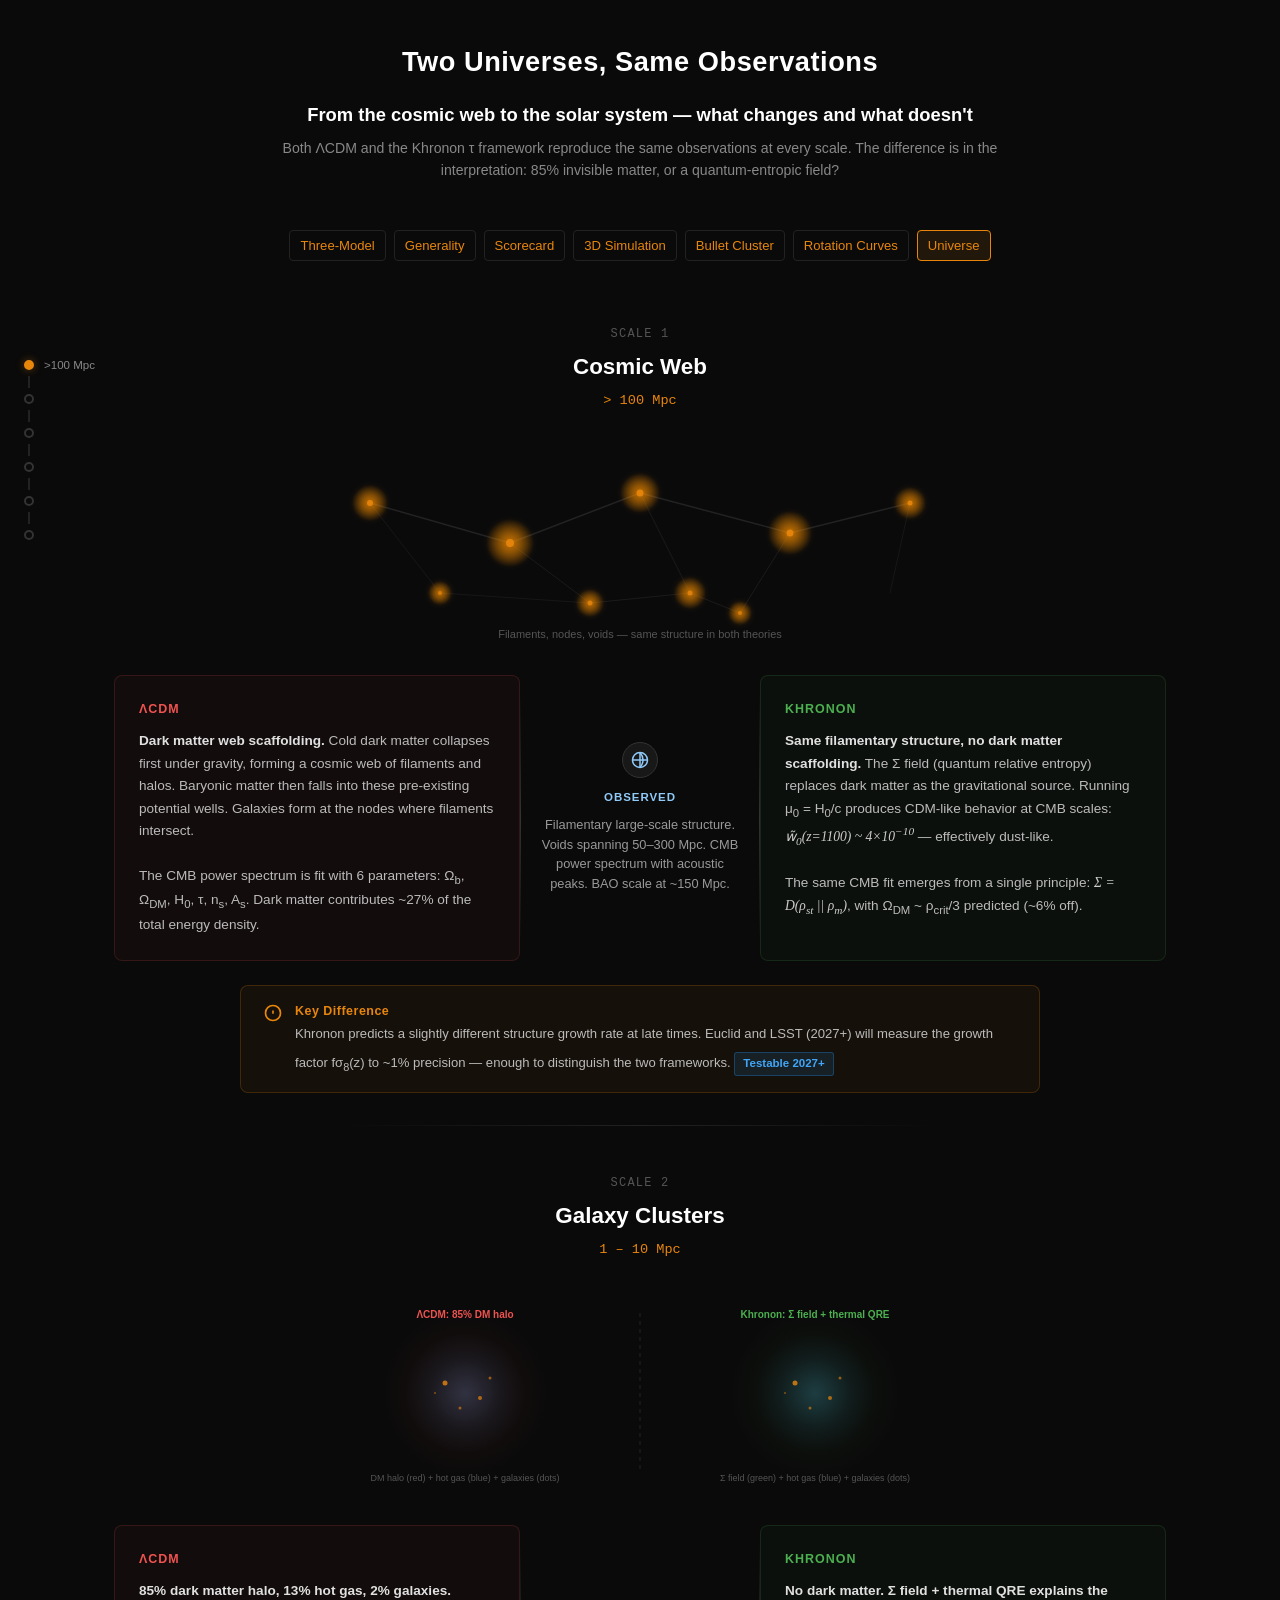
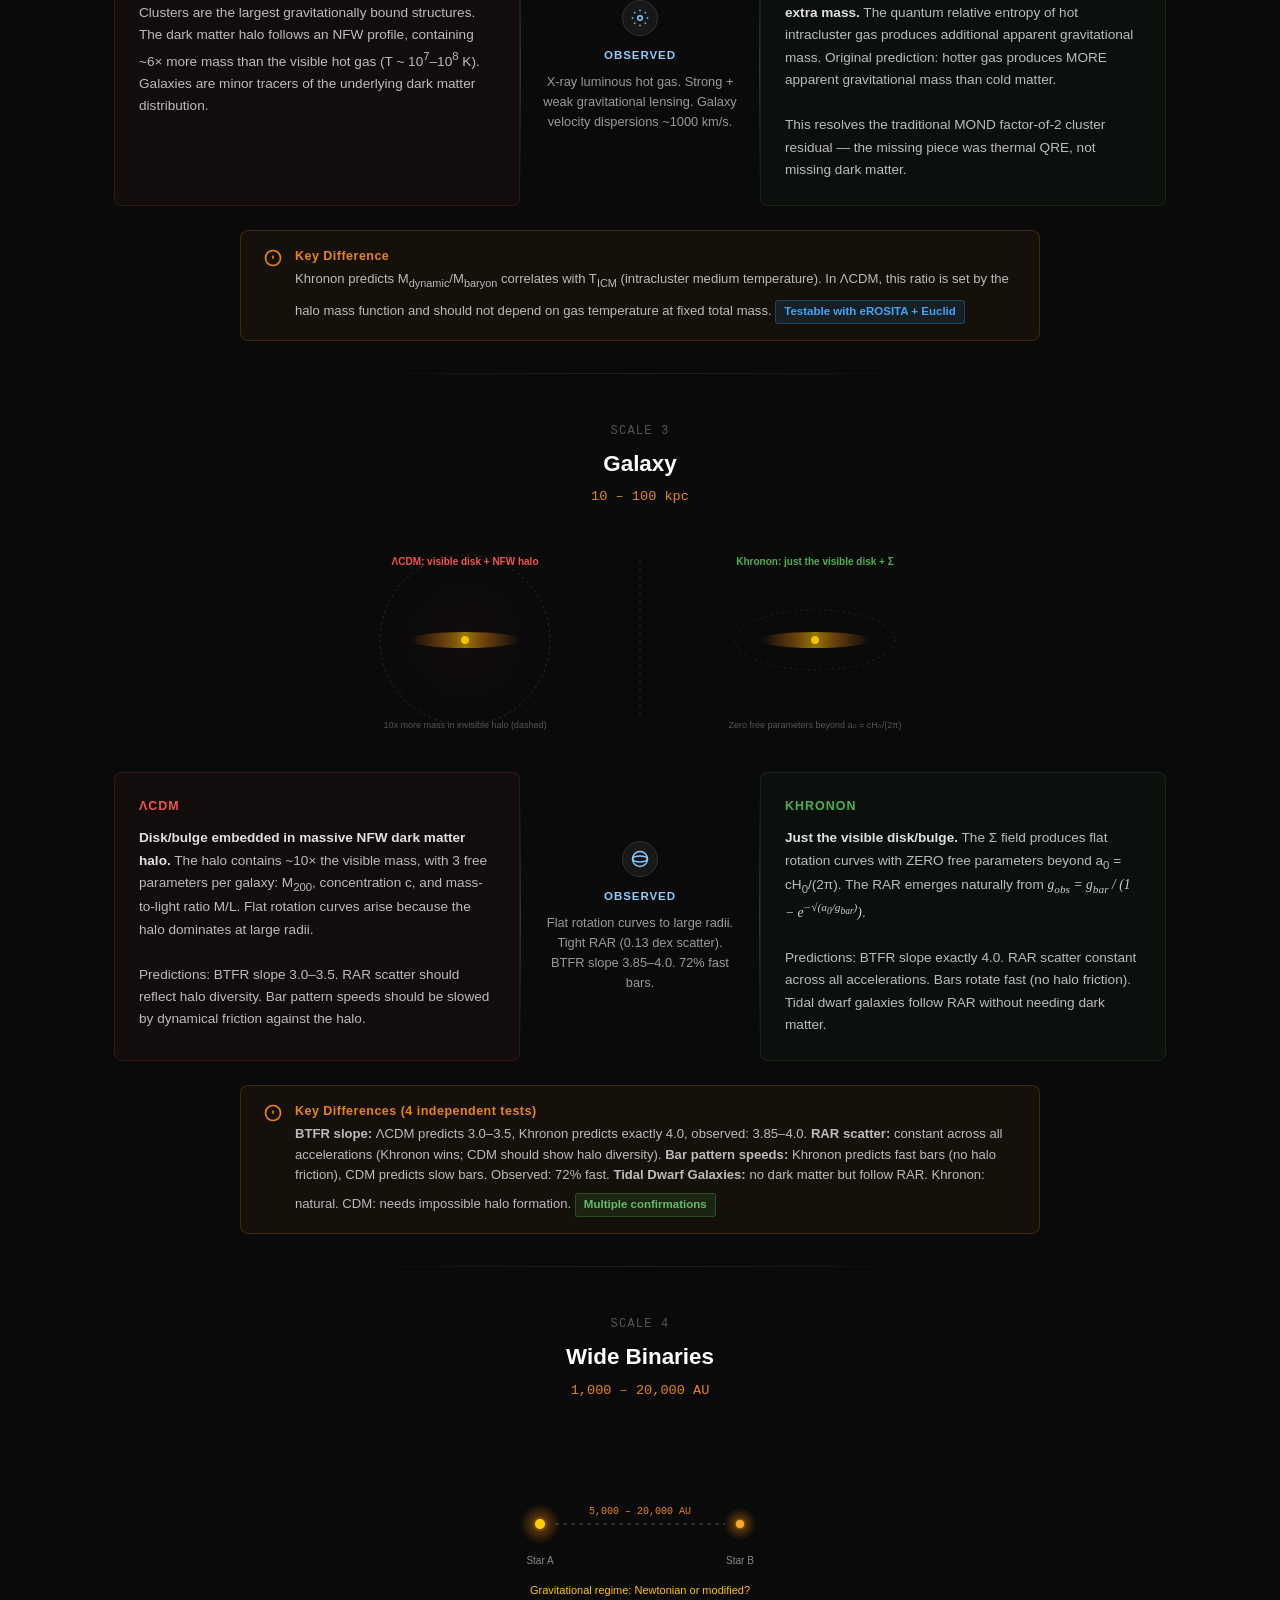
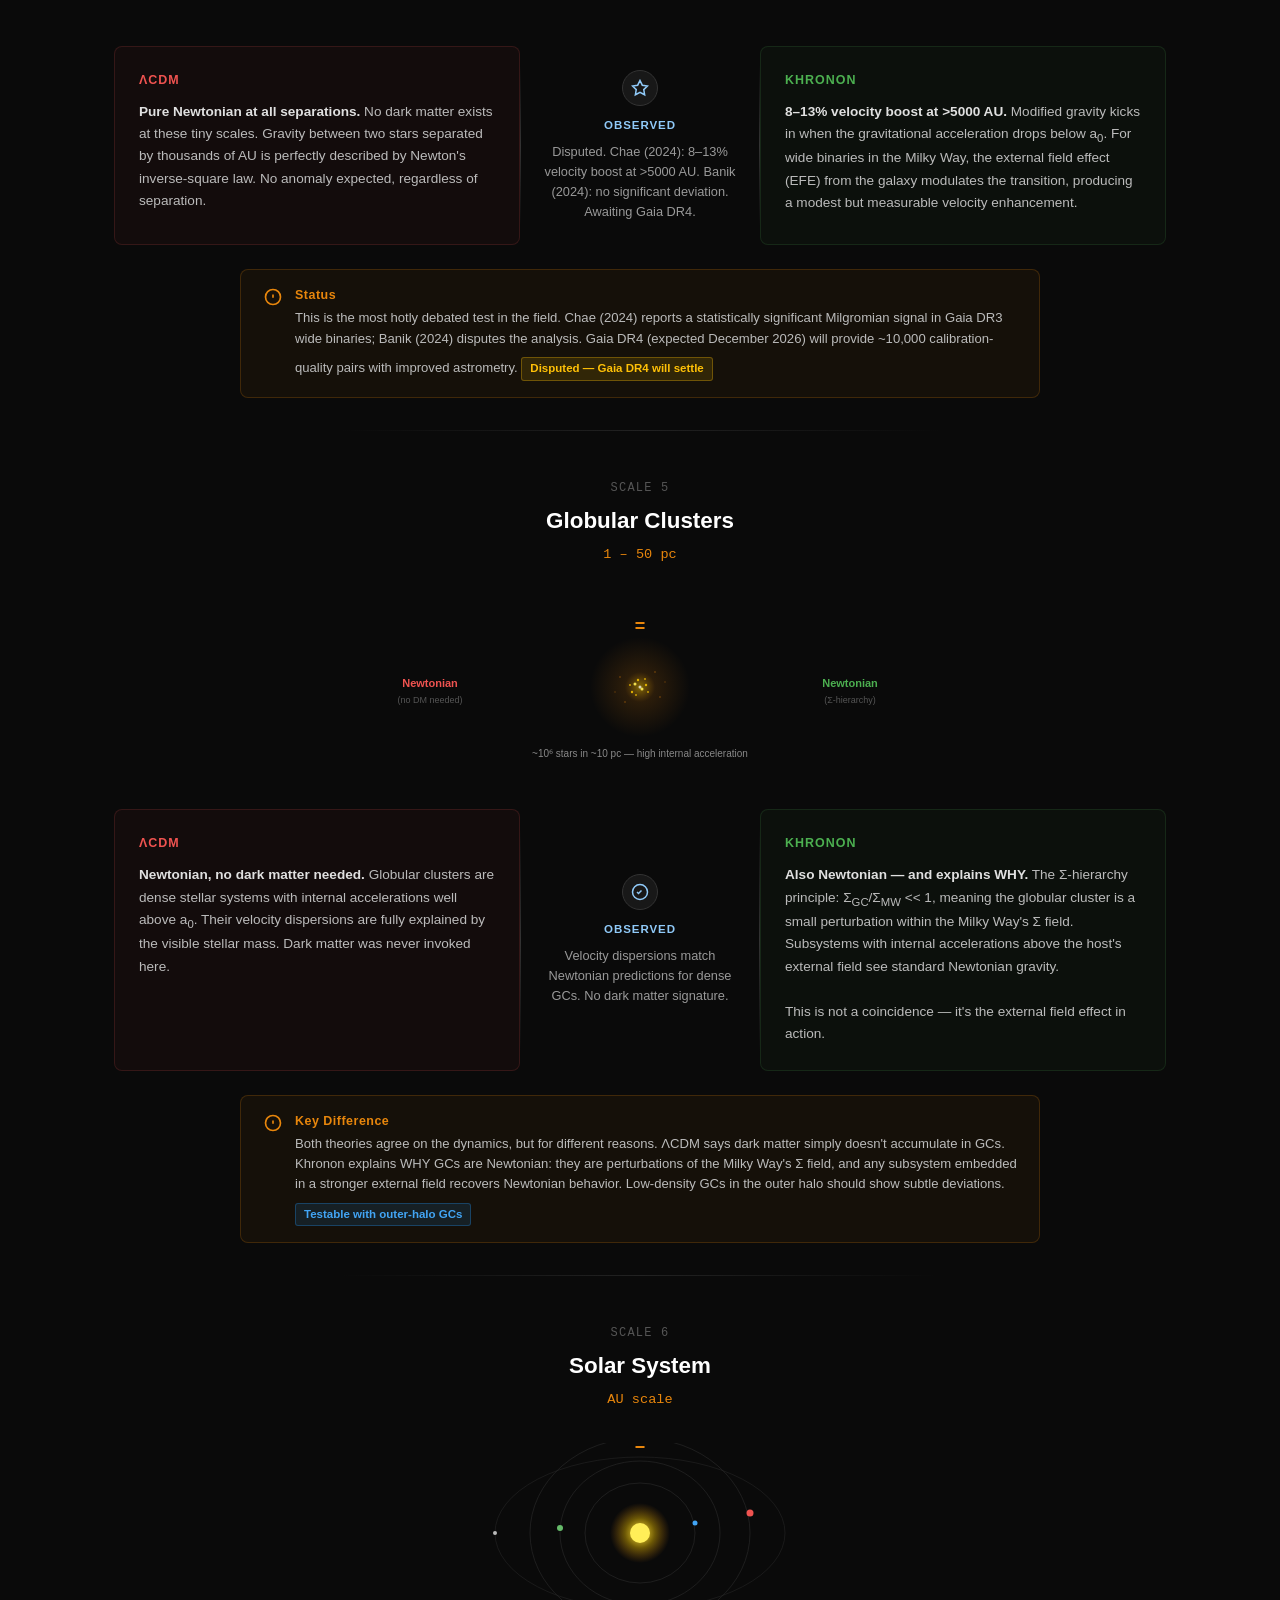
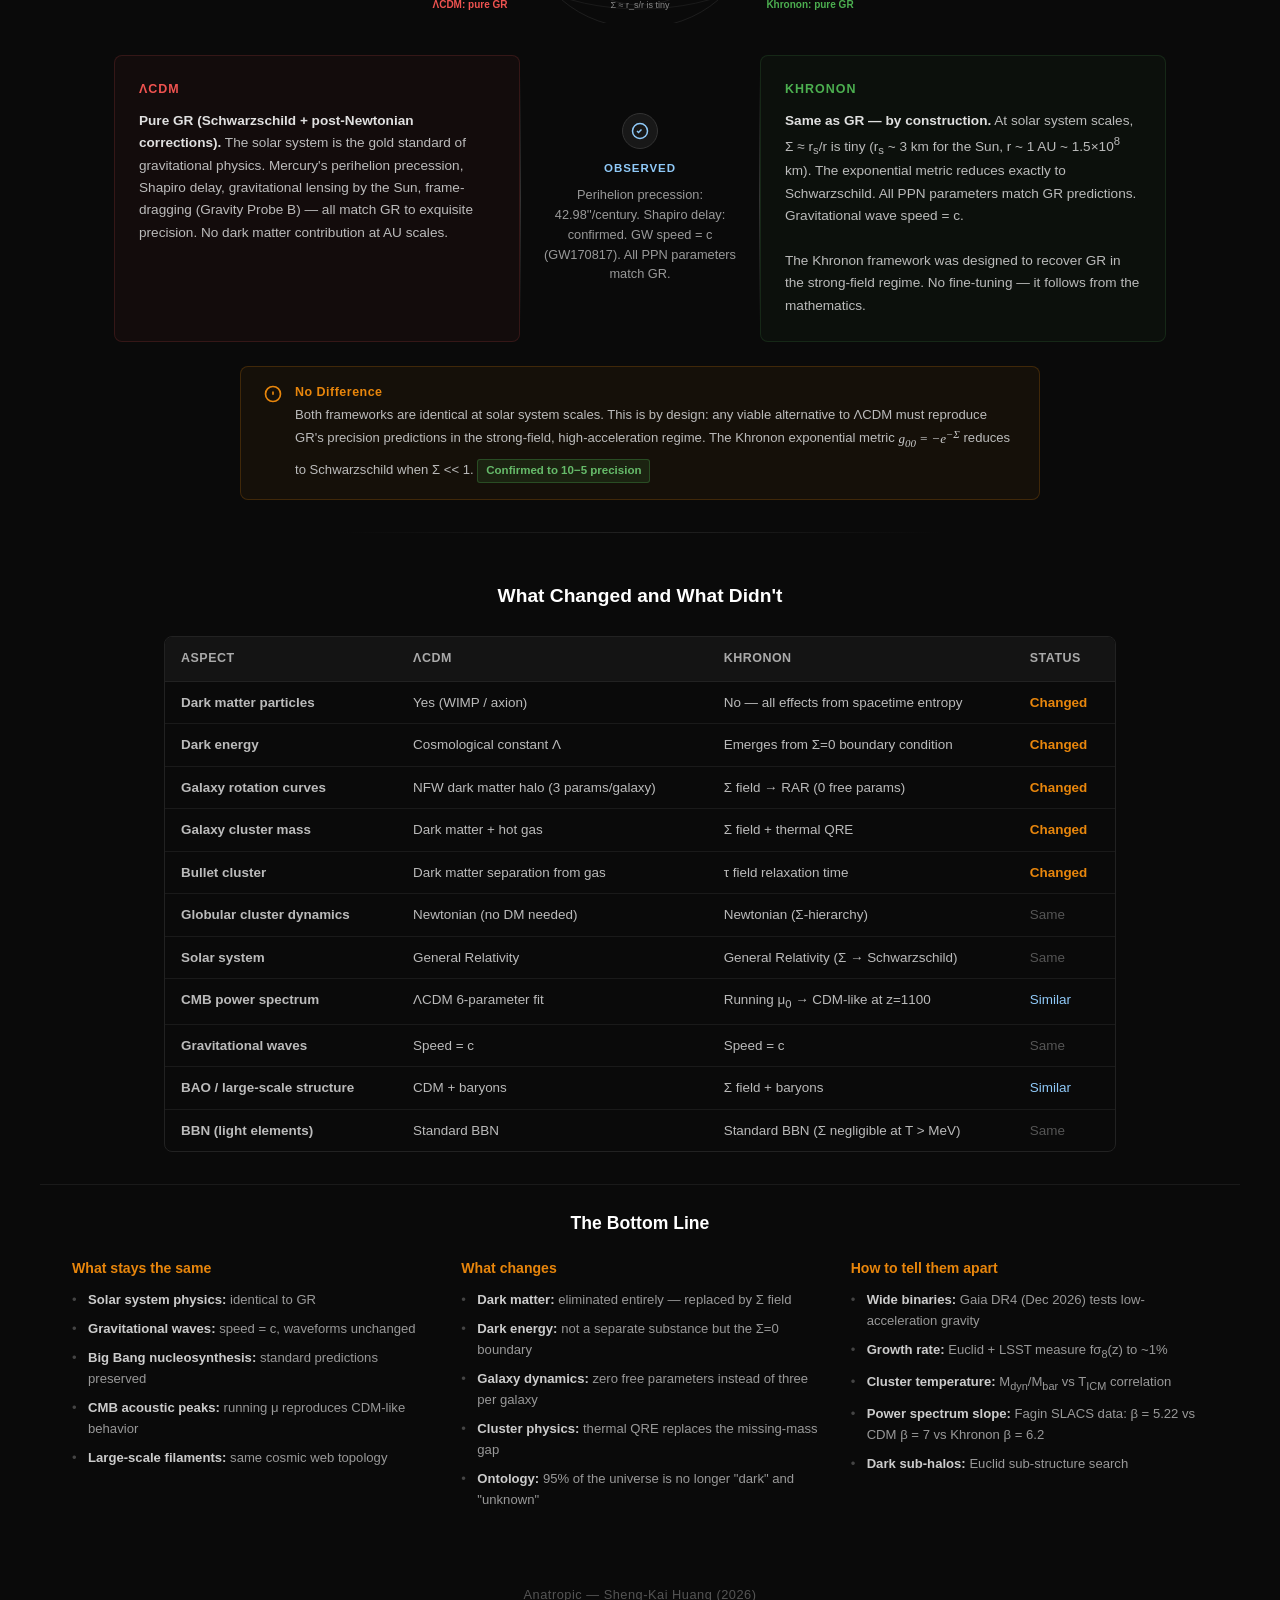
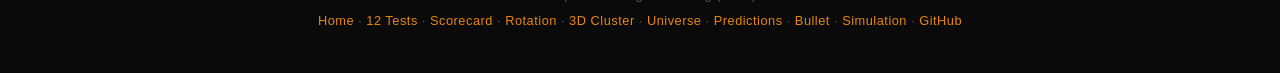
<file: web/universe.html>
<!DOCTYPE html>
<html lang="en">
<head>
  <meta charset="UTF-8" />
  <meta name="viewport" content="width=device-width, initial-scale=1.0" />
  <title>Two Universes, Same Observations</title>
  <link rel="stylesheet" href="style.css" />
  <style>
    /* ── Universe page styles ──────────────────────────────── */

    .page-intro {
      max-width: 800px;
      margin: 0 auto 1rem;
      text-align: center;
    }
    .page-intro .tagline {
      font-size: 1.15rem;
      color: #ffffff;
      font-weight: 600;
      margin-bottom: 0.5rem;
    }
    .page-intro .tagline-sub {
      font-size: 0.88rem;
      color: #888;
      line-height: 1.6;
    }

    /* ── Scale ruler (vertical line) ──────────────────────── */
    .scale-ruler {
      position: fixed;
      left: 24px;
      top: 50%;
      transform: translateY(-50%);
      display: flex;
      flex-direction: column;
      align-items: center;
      gap: 6px;
      z-index: 100;
    }
    .scale-ruler .sr-dot {
      width: 10px;
      height: 10px;
      border-radius: 50%;
      border: 2px solid #333;
      background: transparent;
      cursor: pointer;
      transition: all 0.3s;
      position: relative;
    }
    .scale-ruler .sr-dot.active {
      border-color: #e8860c;
      background: #e8860c;
      box-shadow: 0 0 8px rgba(232, 134, 12, 0.4);
    }
    .scale-ruler .sr-dot:hover {
      border-color: #e8860c;
    }
    .scale-ruler .sr-dot .sr-tooltip {
      position: absolute;
      left: 18px;
      top: 50%;
      transform: translateY(-50%);
      white-space: nowrap;
      font-size: 0.72rem;
      color: #888;
      opacity: 0;
      transition: opacity 0.2s;
      pointer-events: none;
    }
    .scale-ruler .sr-dot:hover .sr-tooltip,
    .scale-ruler .sr-dot.active .sr-tooltip {
      opacity: 1;
    }
    .scale-ruler .sr-line {
      width: 2px;
      height: 12px;
      background: #222;
    }

    /* ── Scale section ─────────────────────────────────────── */
    .scale-section {
      max-width: 1100px;
      margin: 0 auto;
      padding: 3rem 1.5rem 2rem;
      position: relative;
      opacity: 0;
      transform: translateY(40px);
      transition: opacity 0.7s ease, transform 0.7s ease;
    }
    .scale-section.visible {
      opacity: 1;
      transform: translateY(0);
    }

    .scale-header {
      text-align: center;
      margin-bottom: 2rem;
    }
    .scale-number {
      font-family: "Menlo", "Consolas", monospace;
      font-size: 0.75rem;
      color: #555;
      letter-spacing: 0.1em;
      text-transform: uppercase;
      margin-bottom: 0.3rem;
    }
    .scale-title {
      font-size: 1.4rem;
      font-weight: 700;
      color: #ffffff;
      margin-bottom: 0.3rem;
    }
    .scale-range {
      font-size: 0.85rem;
      color: #e8860c;
      font-family: "Menlo", "Consolas", monospace;
    }

    /* ── SVG illustration ──────────────────────────────────── */
    .scale-illustration {
      display: flex;
      justify-content: center;
      margin-bottom: 2rem;
    }
    .scale-illustration svg {
      width: 100%;
      max-width: 700px;
      height: auto;
    }

    /* ── Three-column layout ───────────────────────────────── */
    .comparison-row {
      display: grid;
      grid-template-columns: 1fr auto 1fr;
      gap: 0;
      align-items: stretch;
    }

    .theory-col {
      padding: 24px;
      border-radius: 8px;
      position: relative;
      transition: transform 0.3s, box-shadow 0.3s;
    }
    .theory-col:hover {
      transform: translateY(-2px);
    }

    .theory-col.lcdm {
      background: rgba(239, 83, 80, 0.04);
      border: 1px solid rgba(239, 83, 80, 0.15);
    }
    .theory-col.lcdm:hover {
      box-shadow: 0 4px 20px rgba(239, 83, 80, 0.08);
    }
    .theory-col.khronon {
      background: rgba(76, 175, 80, 0.04);
      border: 1px solid rgba(76, 175, 80, 0.15);
    }
    .theory-col.khronon:hover {
      box-shadow: 0 4px 20px rgba(76, 175, 80, 0.08);
    }

    .theory-col .col-label {
      font-size: 0.78rem;
      font-weight: 700;
      letter-spacing: 0.08em;
      text-transform: uppercase;
      margin-bottom: 10px;
    }
    .theory-col.lcdm .col-label { color: #ef5350; }
    .theory-col.khronon .col-label { color: #4caf50; }

    .theory-col .col-text {
      font-size: 0.85rem;
      color: #bbb;
      line-height: 1.65;
    }
    .theory-col .col-text strong {
      color: #e0e0e0;
    }

    /* ── Center divider (Observed) ─────────────────────────── */
    .observed-col {
      display: flex;
      flex-direction: column;
      align-items: center;
      justify-content: center;
      padding: 24px 20px;
      min-width: 200px;
      max-width: 240px;
      position: relative;
    }
    .observed-col::before,
    .observed-col::after {
      content: '';
      position: absolute;
      top: 20px;
      bottom: 20px;
      width: 1px;
      background: linear-gradient(to bottom, transparent, #333, transparent);
    }
    .observed-col::before { left: 0; }
    .observed-col::after { right: 0; }

    .observed-col .obs-icon {
      width: 36px;
      height: 36px;
      border-radius: 50%;
      background: rgba(255, 255, 255, 0.06);
      border: 1px solid #333;
      display: flex;
      align-items: center;
      justify-content: center;
      margin-bottom: 10px;
    }
    .observed-col .obs-icon svg {
      width: 18px;
      height: 18px;
    }
    .observed-col .obs-label {
      font-size: 0.72rem;
      font-weight: 700;
      letter-spacing: 0.08em;
      text-transform: uppercase;
      color: #90caf9;
      margin-bottom: 8px;
    }
    .observed-col .obs-text {
      font-size: 0.8rem;
      color: #999;
      text-align: center;
      line-height: 1.55;
    }

    /* ── Key difference callout ─────────────────────────────── */
    .key-difference {
      max-width: 800px;
      margin: 1.5rem auto 0;
      background: rgba(232, 134, 12, 0.05);
      border: 1px solid rgba(232, 134, 12, 0.2);
      border-radius: 8px;
      padding: 16px 22px;
      display: flex;
      align-items: flex-start;
      gap: 12px;
    }
    .key-difference .kd-icon {
      flex-shrink: 0;
      width: 20px;
      height: 20px;
      margin-top: 1px;
      color: #e8860c;
    }
    .key-difference .kd-label {
      font-size: 0.78rem;
      font-weight: 700;
      color: #e8860c;
      letter-spacing: 0.04em;
      margin-bottom: 2px;
    }
    .key-difference .kd-text {
      font-size: 0.82rem;
      color: #bbb;
      line-height: 1.55;
    }

    /* ── Status badge ──────────────────────────────────────── */
    .status-badge {
      display: inline-block;
      font-size: 0.72rem;
      font-weight: 600;
      padding: 2px 8px;
      border-radius: 3px;
      margin-top: 8px;
    }
    .status-badge.disputed {
      background: rgba(255, 193, 7, 0.12);
      border: 1px solid rgba(255, 193, 7, 0.3);
      color: #ffc107;
    }
    .status-badge.testable {
      background: rgba(33, 150, 243, 0.12);
      border: 1px solid rgba(33, 150, 243, 0.3);
      color: #42a5f5;
    }
    .status-badge.confirmed {
      background: rgba(76, 175, 80, 0.12);
      border: 1px solid rgba(76, 175, 80, 0.3);
      color: #66bb6a;
    }

    /* ── Divider between scales ─────────────────────────────── */
    .scale-divider {
      max-width: 600px;
      margin: 0 auto;
      height: 1px;
      background: linear-gradient(to right, transparent, #222, transparent);
    }

    /* ── Summary table ─────────────────────────────────────── */
    .summary-section {
      max-width: 1000px;
      margin: 3rem auto 0;
      padding: 0 1.5rem;
    }
    .summary-section h2 {
      font-size: 1.2rem;
      font-weight: 700;
      color: #fff;
      text-align: center;
      margin-bottom: 1.5rem;
    }
    .summary-table-wrap {
      overflow-x: auto;
      border-radius: 8px;
      border: 1px solid #222;
    }
    .summary-table {
      width: 100%;
      border-collapse: collapse;
      font-size: 0.84rem;
    }
    .summary-table th {
      background: #141414;
      color: #aaa;
      font-weight: 600;
      text-align: left;
      padding: 12px 16px;
      border-bottom: 1px solid #222;
      font-size: 0.78rem;
      letter-spacing: 0.04em;
      text-transform: uppercase;
    }
    .summary-table td {
      padding: 10px 16px;
      border-bottom: 1px solid #1a1a1a;
      color: #bbb;
      vertical-align: top;
    }
    .summary-table tr:last-child td {
      border-bottom: none;
    }
    .summary-table tr:hover td {
      background: rgba(255, 255, 255, 0.015);
    }
    .summary-table .td-changed {
      color: #e8860c;
      font-weight: 600;
    }
    .summary-table .td-same {
      color: #555;
    }
    .summary-table .td-similar {
      color: #90caf9;
    }

    /* ── Nav links row ─────────────────────────────────────── */
    .nav-links {
      display: flex;
      justify-content: center;
      gap: 8px;
      flex-wrap: wrap;
      margin: 1rem 0;
    }
    .nav-links a {
      color: #e8860c;
      text-decoration: none;
      font-size: 0.82rem;
      padding: 4px 10px;
      border: 1px solid #222;
      border-radius: 4px;
      transition: all 0.2s;
    }
    .nav-links a:hover {
      border-color: #e8860c;
      color: #ffaa33;
      background: rgba(232, 134, 12, 0.06);
    }
    .nav-links a.current {
      border-color: #e8860c;
      background: rgba(232, 134, 12, 0.1);
      color: #e8860c;
      pointer-events: none;
    }

    /* ── Responsive ────────────────────────────────────────── */
    @media (max-width: 860px) {
      .comparison-row {
        grid-template-columns: 1fr;
        gap: 12px;
      }
      .observed-col {
        max-width: 100%;
        min-width: 0;
        flex-direction: row;
        gap: 12px;
        padding: 16px 20px;
      }
      .observed-col::before,
      .observed-col::after {
        display: none;
      }
      .observed-col .obs-text {
        text-align: left;
      }
      .scale-ruler { display: none; }
      .scale-title { font-size: 1.15rem; }
    }
    @media (max-width: 600px) {
      .summary-table { font-size: 0.78rem; }
      .summary-table th, .summary-table td { padding: 8px 10px; }
    }
  </style>
</head>
<body>

  <!-- ════════════ HEADER ════════════ -->
  <header>
    <h1>Two Universes, Same Observations</h1>
    <div class="page-intro">
      <p class="tagline">From the cosmic web to the solar system &mdash; what changes and what doesn't</p>
      <p class="tagline-sub">
        Both &Lambda;CDM and the Khronon &tau; framework reproduce the same observations
        at every scale. The difference is in the interpretation: 85% invisible matter,
        or a quantum-entropic field?
      </p>
    </div>
  </header>

  <div class="nav-links">
    <a href="index.html">Three-Model</a>
    <a href="generality.html">Generality</a>
    <a href="scorecard.html">Scorecard</a>
    <a href="sim.html">3D Simulation</a>
    <a href="bullet.html">Bullet Cluster</a>
    <a href="rotation.html">Rotation Curves</a>
    <a href="universe.html" class="current">Universe</a>
  </div>

  <!-- ════════════ SCALE RULER (fixed sidebar) ════════════ -->
  <nav class="scale-ruler" aria-label="Scale navigation">
    <div class="sr-dot" data-target="scale-1"><span class="sr-tooltip">&gt;100 Mpc</span></div>
    <div class="sr-line"></div>
    <div class="sr-dot" data-target="scale-2"><span class="sr-tooltip">1-10 Mpc</span></div>
    <div class="sr-line"></div>
    <div class="sr-dot" data-target="scale-3"><span class="sr-tooltip">10-100 kpc</span></div>
    <div class="sr-line"></div>
    <div class="sr-dot" data-target="scale-4"><span class="sr-tooltip">1k-20k AU</span></div>
    <div class="sr-line"></div>
    <div class="sr-dot" data-target="scale-5"><span class="sr-tooltip">1-50 pc</span></div>
    <div class="sr-line"></div>
    <div class="sr-dot" data-target="scale-6"><span class="sr-tooltip">AU</span></div>
  </nav>

  <!-- ════════════ SCALE 1: COSMIC WEB ════════════ -->
  <section class="scale-section" id="scale-1">
    <div class="scale-header">
      <div class="scale-number">Scale 1</div>
      <div class="scale-title">Cosmic Web</div>
      <div class="scale-range">&gt; 100 Mpc</div>
    </div>

    <div class="scale-illustration">
      <svg viewBox="0 0 700 200" xmlns="http://www.w3.org/2000/svg">
        <!-- Cosmic web filaments -->
        <defs>
          <radialGradient id="node1" cx="50%" cy="50%" r="50%">
            <stop offset="0%" stop-color="#e8860c" stop-opacity="0.6"/>
            <stop offset="100%" stop-color="#e8860c" stop-opacity="0"/>
          </radialGradient>
          <filter id="glow1">
            <feGaussianBlur stdDeviation="3" result="blur"/>
            <feMerge><feMergeNode in="blur"/><feMergeNode in="SourceGraphic"/></feMerge>
          </filter>
        </defs>
        <!-- Filaments -->
        <line x1="80" y1="60" x2="220" y2="100" stroke="#333" stroke-width="1.5" opacity="0.6"/>
        <line x1="220" y1="100" x2="350" y2="50" stroke="#333" stroke-width="1.5" opacity="0.6"/>
        <line x1="350" y1="50" x2="500" y2="90" stroke="#333" stroke-width="1.5" opacity="0.6"/>
        <line x1="500" y1="90" x2="620" y2="60" stroke="#333" stroke-width="1.5" opacity="0.6"/>
        <line x1="220" y1="100" x2="300" y2="160" stroke="#333" stroke-width="1" opacity="0.4"/>
        <line x1="350" y1="50" x2="400" y2="150" stroke="#333" stroke-width="1" opacity="0.4"/>
        <line x1="500" y1="90" x2="450" y2="170" stroke="#333" stroke-width="1" opacity="0.4"/>
        <line x1="300" y1="160" x2="400" y2="150" stroke="#333" stroke-width="1" opacity="0.4"/>
        <line x1="400" y1="150" x2="450" y2="170" stroke="#333" stroke-width="1" opacity="0.4"/>
        <line x1="80" y1="60" x2="150" y2="150" stroke="#333" stroke-width="1" opacity="0.3"/>
        <line x1="150" y1="150" x2="300" y2="160" stroke="#333" stroke-width="1" opacity="0.3"/>
        <line x1="620" y1="60" x2="600" y2="150" stroke="#333" stroke-width="1" opacity="0.3"/>
        <!-- Nodes (galaxy clusters) -->
        <circle cx="80" cy="60" r="18" fill="url(#node1)" filter="url(#glow1)"/>
        <circle cx="80" cy="60" r="3" fill="#e8860c" opacity="0.9"/>
        <circle cx="220" cy="100" r="24" fill="url(#node1)" filter="url(#glow1)"/>
        <circle cx="220" cy="100" r="4" fill="#e8860c" opacity="0.9"/>
        <circle cx="350" cy="50" r="20" fill="url(#node1)" filter="url(#glow1)"/>
        <circle cx="350" cy="50" r="3.5" fill="#e8860c" opacity="0.9"/>
        <circle cx="500" cy="90" r="22" fill="url(#node1)" filter="url(#glow1)"/>
        <circle cx="500" cy="90" r="3.5" fill="#e8860c" opacity="0.9"/>
        <circle cx="620" cy="60" r="16" fill="url(#node1)" filter="url(#glow1)"/>
        <circle cx="620" cy="60" r="2.5" fill="#e8860c" opacity="0.9"/>
        <circle cx="300" cy="160" r="14" fill="url(#node1)" filter="url(#glow1)"/>
        <circle cx="300" cy="160" r="2.5" fill="#e8860c" opacity="0.8"/>
        <circle cx="400" cy="150" r="16" fill="url(#node1)" filter="url(#glow1)"/>
        <circle cx="400" cy="150" r="2.5" fill="#e8860c" opacity="0.8"/>
        <circle cx="450" cy="170" r="12" fill="url(#node1)" filter="url(#glow1)"/>
        <circle cx="450" cy="170" r="2" fill="#e8860c" opacity="0.7"/>
        <circle cx="150" cy="150" r="12" fill="url(#node1)" filter="url(#glow1)"/>
        <circle cx="150" cy="150" r="2" fill="#e8860c" opacity="0.7"/>
        <!-- Label -->
        <text x="350" y="195" text-anchor="middle" fill="#555" font-size="11" font-family="Inter, sans-serif">Filaments, nodes, voids &mdash; same structure in both theories</text>
      </svg>
    </div>

    <div class="comparison-row">
      <div class="theory-col lcdm">
        <div class="col-label">&Lambda;CDM</div>
        <div class="col-text">
          <strong>Dark matter web scaffolding.</strong> Cold dark matter collapses first
          under gravity, forming a cosmic web of filaments and halos. Baryonic matter
          then falls into these pre-existing potential wells. Galaxies form at the nodes
          where filaments intersect.
          <br><br>
          The CMB power spectrum is fit with 6 parameters: &Omega;<sub>b</sub>,
          &Omega;<sub>DM</sub>, H<sub>0</sub>, &tau;, n<sub>s</sub>, A<sub>s</sub>.
          Dark matter contributes ~27% of the total energy density.
        </div>
      </div>
      <div class="observed-col">
        <div class="obs-icon">
          <svg viewBox="0 0 24 24" fill="none" stroke="#90caf9" stroke-width="2"><circle cx="12" cy="12" r="10"/><line x1="12" y1="2" x2="12" y2="22"/><path d="M2 12h20"/><path d="M12 2a15.3 15.3 0 0 1 4 10 15.3 15.3 0 0 1-4 10"/></svg>
        </div>
        <div class="obs-label">Observed</div>
        <div class="obs-text">
          Filamentary large-scale structure. Voids spanning 50&ndash;300 Mpc.
          CMB power spectrum with acoustic peaks.
          BAO scale at ~150 Mpc.
        </div>
      </div>
      <div class="theory-col khronon">
        <div class="col-label">Khronon</div>
        <div class="col-text">
          <strong>Same filamentary structure, no dark matter scaffolding.</strong>
          The &Sigma; field (quantum relative entropy) replaces dark matter as the
          gravitational source. Running &mu;<sub>0</sub> = H<sub>0</sub>/c produces
          CDM-like behavior at CMB scales:
          <span class="math">w&#771;<sub>0</sub>(z=1100) ~ 4&times;10<sup>&minus;10</sup></span>
          &mdash; effectively dust-like.
          <br><br>
          The same CMB fit emerges from a single principle:
          <span class="math">&Sigma; = D(&rho;<sub>st</sub> || &rho;<sub>m</sub>)</span>,
          with &Omega;<sub>DM</sub> ~ &rho;<sub>crit</sub>/3 predicted (~6% off).
        </div>
      </div>
    </div>

    <div class="key-difference">
      <svg class="kd-icon" viewBox="0 0 24 24" fill="none" stroke="currentColor" stroke-width="2"><path d="M12 9v4m0 4h.01M21 12a9 9 0 1 1-18 0 9 9 0 0 1 18 0Z"/></svg>
      <div>
        <div class="kd-label">Key Difference</div>
        <div class="kd-text">
          Khronon predicts a slightly different structure growth rate at late times.
          Euclid and LSST (2027+) will measure the growth factor f&sigma;<sub>8</sub>(z)
          to ~1% precision &mdash; enough to distinguish the two frameworks.
          <span class="status-badge testable">Testable 2027+</span>
        </div>
      </div>
    </div>
  </section>

  <div class="scale-divider"></div>

  <!-- ════════════ SCALE 2: GALAXY CLUSTERS ════════════ -->
  <section class="scale-section" id="scale-2">
    <div class="scale-header">
      <div class="scale-number">Scale 2</div>
      <div class="scale-title">Galaxy Clusters</div>
      <div class="scale-range">1 &ndash; 10 Mpc</div>
    </div>

    <div class="scale-illustration">
      <svg viewBox="0 0 700 200" xmlns="http://www.w3.org/2000/svg">
        <defs>
          <radialGradient id="halo2" cx="50%" cy="50%" r="50%">
            <stop offset="0%" stop-color="#ef5350" stop-opacity="0.15"/>
            <stop offset="40%" stop-color="#ef5350" stop-opacity="0.06"/>
            <stop offset="100%" stop-color="#ef5350" stop-opacity="0"/>
          </radialGradient>
          <radialGradient id="gas2" cx="50%" cy="50%" r="50%">
            <stop offset="0%" stop-color="#42a5f5" stop-opacity="0.2"/>
            <stop offset="60%" stop-color="#42a5f5" stop-opacity="0.06"/>
            <stop offset="100%" stop-color="#42a5f5" stop-opacity="0"/>
          </radialGradient>
          <radialGradient id="sigma2" cx="50%" cy="50%" r="50%">
            <stop offset="0%" stop-color="#4caf50" stop-opacity="0.15"/>
            <stop offset="40%" stop-color="#4caf50" stop-opacity="0.06"/>
            <stop offset="100%" stop-color="#4caf50" stop-opacity="0"/>
          </radialGradient>
        </defs>
        <!-- LCDM side -->
        <circle cx="175" cy="100" r="85" fill="url(#halo2)"/>
        <circle cx="175" cy="100" r="60" fill="url(#gas2)"/>
        <circle cx="155" cy="90" r="2.5" fill="#e8860c" opacity="0.8"/>
        <circle cx="190" cy="105" r="2" fill="#e8860c" opacity="0.7"/>
        <circle cx="170" cy="115" r="1.5" fill="#e8860c" opacity="0.6"/>
        <circle cx="200" cy="85" r="1.5" fill="#e8860c" opacity="0.6"/>
        <circle cx="145" cy="100" r="1" fill="#e8860c" opacity="0.5"/>
        <text x="175" y="25" text-anchor="middle" fill="#ef5350" font-size="10" font-weight="600" font-family="Inter, sans-serif">&Lambda;CDM: 85% DM halo</text>
        <text x="175" y="188" text-anchor="middle" fill="#555" font-size="9" font-family="Inter, sans-serif">DM halo (red) + hot gas (blue) + galaxies (dots)</text>
        <!-- Divider -->
        <line x1="350" y1="20" x2="350" y2="180" stroke="#222" stroke-width="1" stroke-dasharray="4,4"/>
        <!-- Khronon side -->
        <circle cx="525" cy="100" r="85" fill="url(#sigma2)"/>
        <circle cx="525" cy="100" r="60" fill="url(#gas2)"/>
        <circle cx="505" cy="90" r="2.5" fill="#e8860c" opacity="0.8"/>
        <circle cx="540" cy="105" r="2" fill="#e8860c" opacity="0.7"/>
        <circle cx="520" cy="115" r="1.5" fill="#e8860c" opacity="0.6"/>
        <circle cx="550" cy="85" r="1.5" fill="#e8860c" opacity="0.6"/>
        <circle cx="495" cy="100" r="1" fill="#e8860c" opacity="0.5"/>
        <text x="525" y="25" text-anchor="middle" fill="#4caf50" font-size="10" font-weight="600" font-family="Inter, sans-serif">Khronon: &Sigma; field + thermal QRE</text>
        <text x="525" y="188" text-anchor="middle" fill="#555" font-size="9" font-family="Inter, sans-serif">&Sigma; field (green) + hot gas (blue) + galaxies (dots)</text>
      </svg>
    </div>

    <div class="comparison-row">
      <div class="theory-col lcdm">
        <div class="col-label">&Lambda;CDM</div>
        <div class="col-text">
          <strong>85% dark matter halo, 13% hot gas, 2% galaxies.</strong>
          Clusters are the largest gravitationally bound structures. The dark matter
          halo follows an NFW profile, containing ~6&times; more mass than the visible
          hot gas (T ~ 10<sup>7</sup>&ndash;10<sup>8</sup> K). Galaxies are minor
          tracers of the underlying dark matter distribution.
        </div>
      </div>
      <div class="observed-col">
        <div class="obs-icon">
          <svg viewBox="0 0 24 24" fill="none" stroke="#90caf9" stroke-width="2"><circle cx="12" cy="12" r="3"/><path d="M12 1v2m0 18v2M4.22 4.22l1.42 1.42m12.72 12.72 1.42 1.42M1 12h2m18 0h2M4.22 19.78l1.42-1.42M18.36 5.64l1.42-1.42"/></svg>
        </div>
        <div class="obs-label">Observed</div>
        <div class="obs-text">
          X-ray luminous hot gas.
          Strong + weak gravitational lensing.
          Galaxy velocity dispersions ~1000 km/s.
        </div>
      </div>
      <div class="theory-col khronon">
        <div class="col-label">Khronon</div>
        <div class="col-text">
          <strong>No dark matter. &Sigma; field + thermal QRE explains the extra mass.</strong>
          The quantum relative entropy of hot intracluster gas produces additional
          apparent gravitational mass. Original prediction: hotter gas produces
          MORE apparent gravitational mass than cold matter.
          <br><br>
          This resolves the traditional MOND factor-of-2 cluster residual &mdash;
          the missing piece was thermal QRE, not missing dark matter.
        </div>
      </div>
    </div>

    <div class="key-difference">
      <svg class="kd-icon" viewBox="0 0 24 24" fill="none" stroke="currentColor" stroke-width="2"><path d="M12 9v4m0 4h.01M21 12a9 9 0 1 1-18 0 9 9 0 0 1 18 0Z"/></svg>
      <div>
        <div class="kd-label">Key Difference</div>
        <div class="kd-text">
          Khronon predicts M<sub>dynamic</sub>/M<sub>baryon</sub> correlates with
          T<sub>ICM</sub> (intracluster medium temperature). In &Lambda;CDM, this ratio
          is set by the halo mass function and should not depend on gas temperature
          at fixed total mass.
          <span class="status-badge testable">Testable with eROSITA + Euclid</span>
        </div>
      </div>
    </div>
  </section>

  <div class="scale-divider"></div>

  <!-- ════════════ SCALE 3: GALAXY ════════════ -->
  <section class="scale-section" id="scale-3">
    <div class="scale-header">
      <div class="scale-number">Scale 3</div>
      <div class="scale-title">Galaxy</div>
      <div class="scale-range">10 &ndash; 100 kpc</div>
    </div>

    <div class="scale-illustration">
      <svg viewBox="0 0 700 200" xmlns="http://www.w3.org/2000/svg">
        <defs>
          <radialGradient id="nfw" cx="50%" cy="50%" r="50%">
            <stop offset="0%" stop-color="#ef5350" stop-opacity="0.08"/>
            <stop offset="30%" stop-color="#ef5350" stop-opacity="0.05"/>
            <stop offset="100%" stop-color="#ef5350" stop-opacity="0"/>
          </radialGradient>
          <linearGradient id="disk" x1="0%" y1="0%" x2="100%" y2="0%">
            <stop offset="0%" stop-color="#e8860c" stop-opacity="0"/>
            <stop offset="30%" stop-color="#e8860c" stop-opacity="0.5"/>
            <stop offset="50%" stop-color="#ffcc00" stop-opacity="0.7"/>
            <stop offset="70%" stop-color="#e8860c" stop-opacity="0.5"/>
            <stop offset="100%" stop-color="#e8860c" stop-opacity="0"/>
          </linearGradient>
        </defs>
        <!-- LCDM: disk + NFW halo -->
        <circle cx="175" cy="100" r="85" fill="url(#nfw)" stroke="#ef5350" stroke-width="0.5" stroke-dasharray="3,3" opacity="0.5"/>
        <ellipse cx="175" cy="100" rx="55" ry="8" fill="url(#disk)" opacity="0.8"/>
        <circle cx="175" cy="100" r="4" fill="#ffcc00" opacity="0.9"/>
        <text x="175" y="25" text-anchor="middle" fill="#ef5350" font-size="10" font-weight="600" font-family="Inter, sans-serif">&Lambda;CDM: visible disk + NFW halo</text>
        <text x="175" y="188" text-anchor="middle" fill="#555" font-size="9" font-family="Inter, sans-serif">10x more mass in invisible halo (dashed)</text>
        <!-- Divider -->
        <line x1="350" y1="20" x2="350" y2="180" stroke="#222" stroke-width="1" stroke-dasharray="4,4"/>
        <!-- Khronon: just the disk -->
        <ellipse cx="525" cy="100" rx="55" ry="8" fill="url(#disk)" opacity="0.8"/>
        <circle cx="525" cy="100" r="4" fill="#ffcc00" opacity="0.9"/>
        <!-- Sigma field subtle glow -->
        <ellipse cx="525" cy="100" rx="80" ry="30" fill="none" stroke="#4caf50" stroke-width="0.5" stroke-dasharray="2,4" opacity="0.4"/>
        <text x="525" y="25" text-anchor="middle" fill="#4caf50" font-size="10" font-weight="600" font-family="Inter, sans-serif">Khronon: just the visible disk + &Sigma;</text>
        <text x="525" y="188" text-anchor="middle" fill="#555" font-size="9" font-family="Inter, sans-serif">Zero free parameters beyond a&#8320; = cH&#8320;/(2&pi;)</text>
      </svg>
    </div>

    <div class="comparison-row">
      <div class="theory-col lcdm">
        <div class="col-label">&Lambda;CDM</div>
        <div class="col-text">
          <strong>Disk/bulge embedded in massive NFW dark matter halo.</strong>
          The halo contains ~10&times; the visible mass, with 3 free parameters per
          galaxy: M<sub>200</sub>, concentration c, and mass-to-light ratio M/L.
          Flat rotation curves arise because the halo dominates at large radii.
          <br><br>
          Predictions: BTFR slope 3.0&ndash;3.5. RAR scatter should reflect halo
          diversity. Bar pattern speeds should be slowed by dynamical friction
          against the halo.
        </div>
      </div>
      <div class="observed-col">
        <div class="obs-icon">
          <svg viewBox="0 0 24 24" fill="none" stroke="#90caf9" stroke-width="2"><path d="M12 2C6.48 2 2 6.48 2 12s4.48 10 10 10 10-4.48 10-10S17.52 2 12 2z"/><ellipse cx="12" cy="12" rx="10" ry="4"/></svg>
        </div>
        <div class="obs-label">Observed</div>
        <div class="obs-text">
          Flat rotation curves to large radii.
          Tight RAR (0.13 dex scatter).
          BTFR slope 3.85&ndash;4.0.
          72% fast bars.
        </div>
      </div>
      <div class="theory-col khronon">
        <div class="col-label">Khronon</div>
        <div class="col-text">
          <strong>Just the visible disk/bulge.</strong>
          The &Sigma; field produces flat rotation curves with ZERO free parameters
          beyond a<sub>0</sub> = cH<sub>0</sub>/(2&pi;). The RAR
          emerges naturally from
          <span class="math">g<sub>obs</sub> = g<sub>bar</sub> / (1 &minus; e<sup>&minus;&radic;(a<sub>0</sub>/g<sub>bar</sub>)</sup>)</span>.
          <br><br>
          Predictions: BTFR slope exactly 4.0. RAR scatter constant across all
          accelerations. Bars rotate fast (no halo friction). Tidal dwarf galaxies
          follow RAR without needing dark matter.
        </div>
      </div>
    </div>

    <div class="key-difference">
      <svg class="kd-icon" viewBox="0 0 24 24" fill="none" stroke="currentColor" stroke-width="2"><path d="M12 9v4m0 4h.01M21 12a9 9 0 1 1-18 0 9 9 0 0 1 18 0Z"/></svg>
      <div>
        <div class="kd-label">Key Differences (4 independent tests)</div>
        <div class="kd-text">
          <strong>BTFR slope:</strong> &Lambda;CDM predicts 3.0&ndash;3.5, Khronon predicts exactly 4.0, observed: 3.85&ndash;4.0.
          <strong>RAR scatter:</strong> constant across all accelerations (Khronon wins; CDM should show halo diversity).
          <strong>Bar pattern speeds:</strong> Khronon predicts fast bars (no halo friction), CDM predicts slow bars. Observed: 72% fast.
          <strong>Tidal Dwarf Galaxies:</strong> no dark matter but follow RAR. Khronon: natural. CDM: needs impossible halo formation.
          <span class="status-badge confirmed">Multiple confirmations</span>
        </div>
      </div>
    </div>
  </section>

  <div class="scale-divider"></div>

  <!-- ════════════ SCALE 4: WIDE BINARIES ════════════ -->
  <section class="scale-section" id="scale-4">
    <div class="scale-header">
      <div class="scale-number">Scale 4</div>
      <div class="scale-title">Wide Binaries</div>
      <div class="scale-range">1,000 &ndash; 20,000 AU</div>
    </div>

    <div class="scale-illustration">
      <svg viewBox="0 0 700 180" xmlns="http://www.w3.org/2000/svg">
        <defs>
          <radialGradient id="star" cx="50%" cy="50%" r="50%">
            <stop offset="0%" stop-color="#ffcc00" stop-opacity="0.9"/>
            <stop offset="40%" stop-color="#e8860c" stop-opacity="0.3"/>
            <stop offset="100%" stop-color="#e8860c" stop-opacity="0"/>
          </radialGradient>
        </defs>
        <!-- Star A -->
        <circle cx="250" cy="90" r="20" fill="url(#star)"/>
        <circle cx="250" cy="90" r="5" fill="#ffcc00"/>
        <text x="250" y="130" text-anchor="middle" fill="#888" font-size="10" font-family="Inter, sans-serif">Star A</text>
        <!-- Star B -->
        <circle cx="450" cy="90" r="16" fill="url(#star)"/>
        <circle cx="450" cy="90" r="4" fill="#ffa726"/>
        <text x="450" y="130" text-anchor="middle" fill="#888" font-size="10" font-family="Inter, sans-serif">Star B</text>
        <!-- Separation arrow -->
        <line x1="265" y1="90" x2="435" y2="90" stroke="#555" stroke-width="1" stroke-dasharray="4,4"/>
        <text x="350" y="80" text-anchor="middle" fill="#e8860c" font-size="10" font-family="Menlo, monospace">5,000 &ndash; 20,000 AU</text>
        <!-- Question mark region -->
        <text x="350" y="160" text-anchor="middle" fill="#ffc107" font-size="11" font-family="Inter, sans-serif">Gravitational regime: Newtonian or modified?</text>
      </svg>
    </div>

    <div class="comparison-row">
      <div class="theory-col lcdm">
        <div class="col-label">&Lambda;CDM</div>
        <div class="col-text">
          <strong>Pure Newtonian at all separations.</strong>
          No dark matter exists at these tiny scales. Gravity between two stars
          separated by thousands of AU is perfectly described by Newton's
          inverse-square law. No anomaly expected, regardless of separation.
        </div>
      </div>
      <div class="observed-col">
        <div class="obs-icon">
          <svg viewBox="0 0 24 24" fill="none" stroke="#90caf9" stroke-width="2"><path d="M12 2l3.09 6.26L22 9.27l-5 4.87 1.18 6.88L12 17.77l-6.18 3.25L7 14.14 2 9.27l6.91-1.01L12 2z"/></svg>
        </div>
        <div class="obs-label">Observed</div>
        <div class="obs-text">
          Disputed. Chae (2024): 8&ndash;13% velocity boost at &gt;5000 AU.
          Banik (2024): no significant deviation.
          Awaiting Gaia DR4.
        </div>
      </div>
      <div class="theory-col khronon">
        <div class="col-label">Khronon</div>
        <div class="col-text">
          <strong>8&ndash;13% velocity boost at &gt;5000 AU.</strong>
          Modified gravity kicks in when the gravitational acceleration drops
          below a<sub>0</sub>. For wide binaries in the Milky Way, the external
          field effect (EFE) from the galaxy modulates the transition, producing
          a modest but measurable velocity enhancement.
        </div>
      </div>
    </div>

    <div class="key-difference">
      <svg class="kd-icon" viewBox="0 0 24 24" fill="none" stroke="currentColor" stroke-width="2"><path d="M12 9v4m0 4h.01M21 12a9 9 0 1 1-18 0 9 9 0 0 1 18 0Z"/></svg>
      <div>
        <div class="kd-label">Status</div>
        <div class="kd-text">
          This is the most hotly debated test in the field. Chae (2024) reports
          a statistically significant Milgromian signal in Gaia DR3 wide binaries;
          Banik (2024) disputes the analysis. Gaia DR4 (expected December 2026)
          will provide ~10,000 calibration-quality pairs with improved astrometry.
          <span class="status-badge disputed">Disputed &mdash; Gaia DR4 will settle</span>
        </div>
      </div>
    </div>
  </section>

  <div class="scale-divider"></div>

  <!-- ════════════ SCALE 5: GLOBULAR CLUSTERS ════════════ -->
  <section class="scale-section" id="scale-5">
    <div class="scale-header">
      <div class="scale-number">Scale 5</div>
      <div class="scale-title">Globular Clusters</div>
      <div class="scale-range">1 &ndash; 50 pc</div>
    </div>

    <div class="scale-illustration">
      <svg viewBox="0 0 700 180" xmlns="http://www.w3.org/2000/svg">
        <defs>
          <radialGradient id="gc" cx="50%" cy="50%" r="50%">
            <stop offset="0%" stop-color="#ffcc00" stop-opacity="0.5"/>
            <stop offset="30%" stop-color="#e8860c" stop-opacity="0.15"/>
            <stop offset="100%" stop-color="#e8860c" stop-opacity="0"/>
          </radialGradient>
        </defs>
        <!-- Globular cluster -->
        <circle cx="350" cy="90" r="50" fill="url(#gc)"/>
        <!-- Dense core stars -->
        <circle cx="345" cy="87" r="1.5" fill="#ffee58" opacity="0.9"/>
        <circle cx="352" cy="92" r="1.5" fill="#ffee58" opacity="0.9"/>
        <circle cx="348" cy="83" r="1.2" fill="#ffcc00" opacity="0.8"/>
        <circle cx="356" cy="88" r="1.2" fill="#ffcc00" opacity="0.8"/>
        <circle cx="342" cy="95" r="1.2" fill="#ffcc00" opacity="0.8"/>
        <circle cx="350" cy="90" r="1.5" fill="#fff" opacity="0.7"/>
        <circle cx="340" cy="88" r="1" fill="#ffcc00" opacity="0.7"/>
        <circle cx="358" cy="95" r="1" fill="#ffcc00" opacity="0.7"/>
        <circle cx="346" cy="98" r="1" fill="#ffcc00" opacity="0.7"/>
        <circle cx="355" cy="82" r="1" fill="#ffcc00" opacity="0.7"/>
        <!-- Outer stars -->
        <circle cx="330" cy="80" r="0.8" fill="#e8860c" opacity="0.5"/>
        <circle cx="370" cy="100" r="0.8" fill="#e8860c" opacity="0.5"/>
        <circle cx="335" cy="105" r="0.8" fill="#e8860c" opacity="0.5"/>
        <circle cx="365" cy="75" r="0.8" fill="#e8860c" opacity="0.5"/>
        <circle cx="325" cy="95" r="0.7" fill="#e8860c" opacity="0.4"/>
        <circle cx="375" cy="85" r="0.7" fill="#e8860c" opacity="0.4"/>
        <!-- Labels -->
        <text x="350" y="160" text-anchor="middle" fill="#888" font-size="10" font-family="Inter, sans-serif">~10&#8310; stars in ~10 pc &mdash; high internal acceleration</text>
        <!-- Agreement markers -->
        <text x="140" y="90" text-anchor="middle" fill="#ef5350" font-size="11" font-weight="600" font-family="Inter, sans-serif">Newtonian</text>
        <text x="140" y="106" text-anchor="middle" fill="#555" font-size="9" font-family="Inter, sans-serif">(no DM needed)</text>
        <text x="560" y="90" text-anchor="middle" fill="#4caf50" font-size="11" font-weight="600" font-family="Inter, sans-serif">Newtonian</text>
        <text x="560" y="106" text-anchor="middle" fill="#555" font-size="9" font-family="Inter, sans-serif">(&Sigma;-hierarchy)</text>
        <!-- Equal sign -->
        <text x="350" y="35" text-anchor="middle" fill="#e8860c" font-size="18" font-weight="700" font-family="Inter, sans-serif">=</text>
      </svg>
    </div>

    <div class="comparison-row">
      <div class="theory-col lcdm">
        <div class="col-label">&Lambda;CDM</div>
        <div class="col-text">
          <strong>Newtonian, no dark matter needed.</strong>
          Globular clusters are dense stellar systems with internal accelerations
          well above a<sub>0</sub>. Their velocity dispersions are fully explained
          by the visible stellar mass. Dark matter was never invoked here.
        </div>
      </div>
      <div class="observed-col">
        <div class="obs-icon">
          <svg viewBox="0 0 24 24" fill="none" stroke="#90caf9" stroke-width="2"><circle cx="12" cy="12" r="10"/><path d="M8 12l2 2 4-4"/></svg>
        </div>
        <div class="obs-label">Observed</div>
        <div class="obs-text">
          Velocity dispersions match Newtonian predictions for dense GCs.
          No dark matter signature.
        </div>
      </div>
      <div class="theory-col khronon">
        <div class="col-label">Khronon</div>
        <div class="col-text">
          <strong>Also Newtonian &mdash; and explains WHY.</strong>
          The &Sigma;-hierarchy principle:
          &Sigma;<sub>GC</sub>/&Sigma;<sub>MW</sub> &lt;&lt; 1, meaning the globular
          cluster is a small perturbation within the Milky Way's &Sigma; field.
          Subsystems with internal accelerations above the host's external field
          see standard Newtonian gravity.
          <br><br>
          This is not a coincidence &mdash; it's the external field effect in action.
        </div>
      </div>
    </div>

    <div class="key-difference">
      <svg class="kd-icon" viewBox="0 0 24 24" fill="none" stroke="currentColor" stroke-width="2"><path d="M12 9v4m0 4h.01M21 12a9 9 0 1 1-18 0 9 9 0 0 1 18 0Z"/></svg>
      <div>
        <div class="kd-label">Key Difference</div>
        <div class="kd-text">
          Both theories agree on the dynamics, but for different reasons.
          &Lambda;CDM says dark matter simply doesn't accumulate in GCs.
          Khronon explains WHY GCs are Newtonian: they are perturbations of the
          Milky Way's &Sigma; field, and any subsystem embedded in a stronger
          external field recovers Newtonian behavior.
          Low-density GCs in the outer halo should show subtle deviations.
          <span class="status-badge testable">Testable with outer-halo GCs</span>
        </div>
      </div>
    </div>
  </section>

  <div class="scale-divider"></div>

  <!-- ════════════ SCALE 6: SOLAR SYSTEM ════════════ -->
  <section class="scale-section" id="scale-6">
    <div class="scale-header">
      <div class="scale-number">Scale 6</div>
      <div class="scale-title">Solar System</div>
      <div class="scale-range">AU scale</div>
    </div>

    <div class="scale-illustration">
      <svg viewBox="0 0 700 180" xmlns="http://www.w3.org/2000/svg">
        <defs>
          <radialGradient id="sun" cx="50%" cy="50%" r="50%">
            <stop offset="0%" stop-color="#ffee58" stop-opacity="1"/>
            <stop offset="50%" stop-color="#ffcc00" stop-opacity="0.4"/>
            <stop offset="100%" stop-color="#e8860c" stop-opacity="0"/>
          </radialGradient>
        </defs>
        <!-- Sun -->
        <circle cx="350" cy="90" r="30" fill="url(#sun)"/>
        <circle cx="350" cy="90" r="10" fill="#ffee58"/>
        <!-- Orbits -->
        <ellipse cx="350" cy="90" rx="55" ry="50" fill="none" stroke="#333" stroke-width="0.5"/>
        <ellipse cx="350" cy="90" rx="80" ry="72" fill="none" stroke="#333" stroke-width="0.5"/>
        <ellipse cx="350" cy="90" rx="110" ry="95" fill="none" stroke="#333" stroke-width="0.5"/>
        <ellipse cx="350" cy="90" rx="145" ry="76" fill="none" stroke="#2a2a2a" stroke-width="0.5"/>
        <!-- Planets -->
        <circle cx="405" cy="80" r="2.5" fill="#42a5f5"/>
        <circle cx="270" cy="85" r="3" fill="#66bb6a"/>
        <circle cx="460" cy="70" r="3.5" fill="#ef5350"/>
        <circle cx="205" cy="90" r="2" fill="#bbb"/>
        <!-- Labels -->
        <text x="350" y="8" text-anchor="middle" fill="#e8860c" font-size="18" font-weight="700" font-family="Inter, sans-serif">=</text>
        <text x="180" y="165" text-anchor="middle" fill="#ef5350" font-size="10" font-weight="600" font-family="Inter, sans-serif">&Lambda;CDM: pure GR</text>
        <text x="520" y="165" text-anchor="middle" fill="#4caf50" font-size="10" font-weight="600" font-family="Inter, sans-serif">Khronon: pure GR</text>
        <text x="350" y="165" text-anchor="middle" fill="#888" font-size="9" font-family="Inter, sans-serif">&Sigma; &approx; r_s/r is tiny</text>
      </svg>
    </div>

    <div class="comparison-row">
      <div class="theory-col lcdm">
        <div class="col-label">&Lambda;CDM</div>
        <div class="col-text">
          <strong>Pure GR (Schwarzschild + post-Newtonian corrections).</strong>
          The solar system is the gold standard of gravitational physics.
          Mercury's perihelion precession, Shapiro delay, gravitational lensing
          by the Sun, frame-dragging (Gravity Probe B) &mdash; all match GR to
          exquisite precision. No dark matter contribution at AU scales.
        </div>
      </div>
      <div class="observed-col">
        <div class="obs-icon">
          <svg viewBox="0 0 24 24" fill="none" stroke="#90caf9" stroke-width="2"><circle cx="12" cy="12" r="10"/><path d="M8 12l2 2 4-4"/></svg>
        </div>
        <div class="obs-label">Observed</div>
        <div class="obs-text">
          Perihelion precession: 42.98''/century.
          Shapiro delay: confirmed.
          GW speed = c (GW170817).
          All PPN parameters match GR.
        </div>
      </div>
      <div class="theory-col khronon">
        <div class="col-label">Khronon</div>
        <div class="col-text">
          <strong>Same as GR &mdash; by construction.</strong>
          At solar system scales, &Sigma; &approx; r<sub>s</sub>/r is tiny
          (r<sub>s</sub> ~ 3 km for the Sun, r ~ 1 AU ~ 1.5&times;10<sup>8</sup> km).
          The exponential metric reduces exactly to Schwarzschild.
          All PPN parameters match GR predictions. Gravitational wave speed = c.
          <br><br>
          The Khronon framework was designed to recover GR in the strong-field
          regime. No fine-tuning &mdash; it follows from the mathematics.
        </div>
      </div>
    </div>

    <div class="key-difference">
      <svg class="kd-icon" viewBox="0 0 24 24" fill="none" stroke="currentColor" stroke-width="2"><path d="M12 9v4m0 4h.01M21 12a9 9 0 1 1-18 0 9 9 0 0 1 18 0Z"/></svg>
      <div>
        <div class="kd-label">No Difference</div>
        <div class="kd-text">
          Both frameworks are identical at solar system scales. This is by design:
          any viable alternative to &Lambda;CDM must reproduce GR's precision
          predictions in the strong-field, high-acceleration regime.
          The Khronon exponential metric
          <span class="math">g<sub>00</sub> = &minus;e<sup>&minus;&Sigma;</sup></span>
          reduces to Schwarzschild when &Sigma; &lt;&lt; 1.
          <span class="status-badge confirmed">Confirmed to 10&minus;5 precision</span>
        </div>
      </div>
    </div>
  </section>

  <div class="scale-divider"></div>

  <!-- ════════════ SUMMARY TABLE ════════════ -->
  <section class="summary-section">
    <h2>What Changed and What Didn't</h2>
    <div class="summary-table-wrap">
      <table class="summary-table">
        <thead>
          <tr>
            <th>Aspect</th>
            <th>&Lambda;CDM</th>
            <th>Khronon</th>
            <th>Status</th>
          </tr>
        </thead>
        <tbody>
          <tr>
            <td><strong>Dark matter particles</strong></td>
            <td>Yes (WIMP / axion)</td>
            <td>No &mdash; all effects from spacetime entropy</td>
            <td class="td-changed">Changed</td>
          </tr>
          <tr>
            <td><strong>Dark energy</strong></td>
            <td>Cosmological constant &Lambda;</td>
            <td>Emerges from &Sigma;=0 boundary condition</td>
            <td class="td-changed">Changed</td>
          </tr>
          <tr>
            <td><strong>Galaxy rotation curves</strong></td>
            <td>NFW dark matter halo (3 params/galaxy)</td>
            <td>&Sigma; field &rarr; RAR (0 free params)</td>
            <td class="td-changed">Changed</td>
          </tr>
          <tr>
            <td><strong>Galaxy cluster mass</strong></td>
            <td>Dark matter + hot gas</td>
            <td>&Sigma; field + thermal QRE</td>
            <td class="td-changed">Changed</td>
          </tr>
          <tr>
            <td><strong>Bullet cluster</strong></td>
            <td>Dark matter separation from gas</td>
            <td>&tau; field relaxation time</td>
            <td class="td-changed">Changed</td>
          </tr>
          <tr>
            <td><strong>Globular cluster dynamics</strong></td>
            <td>Newtonian (no DM needed)</td>
            <td>Newtonian (&Sigma;-hierarchy)</td>
            <td class="td-same">Same</td>
          </tr>
          <tr>
            <td><strong>Solar system</strong></td>
            <td>General Relativity</td>
            <td>General Relativity (&Sigma; &rarr; Schwarzschild)</td>
            <td class="td-same">Same</td>
          </tr>
          <tr>
            <td><strong>CMB power spectrum</strong></td>
            <td>&Lambda;CDM 6-parameter fit</td>
            <td>Running &mu;<sub>0</sub> &rarr; CDM-like at z=1100</td>
            <td class="td-similar">Similar</td>
          </tr>
          <tr>
            <td><strong>Gravitational waves</strong></td>
            <td>Speed = c</td>
            <td>Speed = c</td>
            <td class="td-same">Same</td>
          </tr>
          <tr>
            <td><strong>BAO / large-scale structure</strong></td>
            <td>CDM + baryons</td>
            <td>&Sigma; field + baryons</td>
            <td class="td-similar">Similar</td>
          </tr>
          <tr>
            <td><strong>BBN (light elements)</strong></td>
            <td>Standard BBN</td>
            <td>Standard BBN (&Sigma; negligible at T &gt; MeV)</td>
            <td class="td-same">Same</td>
          </tr>
        </tbody>
      </table>
    </div>
  </section>

  <!-- ════════════ BOTTOM LINE ════════════ -->
  <section id="physics-note">
    <h2>The Bottom Line</h2>
    <div class="note-columns">
      <div class="note-col">
        <h3>What stays the same</h3>
        <ul>
          <li><strong>Solar system physics:</strong> identical to GR</li>
          <li><strong>Gravitational waves:</strong> speed = c, waveforms unchanged</li>
          <li><strong>Big Bang nucleosynthesis:</strong> standard predictions preserved</li>
          <li><strong>CMB acoustic peaks:</strong> running &mu; reproduces CDM-like behavior</li>
          <li><strong>Large-scale filaments:</strong> same cosmic web topology</li>
        </ul>
      </div>
      <div class="note-col">
        <h3>What changes</h3>
        <ul>
          <li><strong>Dark matter:</strong> eliminated entirely &mdash; replaced by &Sigma; field</li>
          <li><strong>Dark energy:</strong> not a separate substance but the &Sigma;=0 boundary</li>
          <li><strong>Galaxy dynamics:</strong> zero free parameters instead of three per galaxy</li>
          <li><strong>Cluster physics:</strong> thermal QRE replaces the missing-mass gap</li>
          <li><strong>Ontology:</strong> 95% of the universe is no longer "dark" and "unknown"</li>
        </ul>
      </div>
      <div class="note-col">
        <h3>How to tell them apart</h3>
        <ul>
          <li><strong>Wide binaries:</strong> Gaia DR4 (Dec 2026) tests low-acceleration gravity</li>
          <li><strong>Growth rate:</strong> Euclid + LSST measure f&sigma;<sub>8</sub>(z) to ~1%</li>
          <li><strong>Cluster temperature:</strong> M<sub>dyn</sub>/M<sub>bar</sub> vs T<sub>ICM</sub> correlation</li>
          <li><strong>Power spectrum slope:</strong> Fagin SLACS data: &beta; = 5.22 vs CDM &beta; = 7 vs Khronon &beta; = 6.2</li>
          <li><strong>Dark sub-halos:</strong> Euclid sub-structure search</li>
        </ul>
      </div>
    </div>
  </section>

  <!-- ════════════ FOOTER ════════════ -->
  <footer>
    Anatropic &mdash; Sheng-Kai Huang (2026)<br />
    <a href="index.html">Home</a>
    &middot;
    <a href="generality.html">12 Tests</a>
    &middot;
    <a href="scorecard.html">Scorecard</a>
    &middot;
    <a href="rotation.html">Rotation</a>
    &middot;
    <a href="cluster3d.html">3D Cluster</a>
    &middot;
    <a href="universe.html">Universe</a>
    &middot;
    <a href="predictions.html">Predictions</a>
    &middot;
    <a href="bullet.html">Bullet</a>
    &middot;
    <a href="sim.html">Simulation</a>
    &middot;
    <a href="https://github.com/akaiHuang/anatropic" target="_blank" rel="noopener">GitHub</a>
  </footer>

  <!-- ════════════ JAVASCRIPT ════════════ -->
  <script>
  (function () {
    /* ── Scroll-triggered fade-in ──────────────────────────── */
    var sections = document.querySelectorAll('.scale-section');
    var observer = new IntersectionObserver(function (entries) {
      entries.forEach(function (entry) {
        if (entry.isIntersecting) {
          entry.target.classList.add('visible');
        }
      });
    }, { threshold: 0.12 });

    sections.forEach(function (s) { observer.observe(s); });

    /* ── Scale ruler active state ──────────────────────────── */
    var dots = document.querySelectorAll('.sr-dot');
    var scaleObserver = new IntersectionObserver(function (entries) {
      entries.forEach(function (entry) {
        if (entry.isIntersecting) {
          var id = entry.target.id;
          dots.forEach(function (d) {
            d.classList.toggle('active', d.getAttribute('data-target') === id);
          });
        }
      });
    }, { threshold: 0.3 });

    sections.forEach(function (s) { scaleObserver.observe(s); });

    /* ── Dot click to scroll ───────────────────────────────── */
    dots.forEach(function (dot) {
      dot.addEventListener('click', function () {
        var target = document.getElementById(dot.getAttribute('data-target'));
        if (target) {
          target.scrollIntoView({ behavior: 'smooth', block: 'start' });
        }
      });
    });
  })();
  </script>

</body>
</html>
</file>
<file: web/style.css>
/* ── Reset & base ─────────────────────────────────────────── */
*, *::before, *::after { box-sizing: border-box; margin: 0; padding: 0; }

body {
  background: #0a0a0a;
  color: #e0e0e0;
  font-family: "Inter", "Helvetica Neue", Arial, sans-serif;
  line-height: 1.6;
  overflow-x: hidden;
}

/* ── Header ──────────────────────────────────────────────── */
header {
  max-width: 1200px;
  margin: 0 auto;
  padding: 2.5rem 1.5rem 1rem;
  text-align: center;
}

h1 {
  font-size: 1.7rem;
  font-weight: 700;
  color: #ffffff;
  letter-spacing: 0.02em;
  margin-bottom: 1rem;
}

.subtitle {
  font-size: 0.92rem;
  color: #aaaaaa;
  max-width: 850px;
  margin: 0 auto 0.6rem;
}

.math {
  font-family: "Cambria Math", "Latin Modern Math", Georgia, serif;
  font-style: italic;
  color: #cccccc;
}

/* ── Mode tabs ──────────────────────────────────────────── */
#mode-tabs {
  display: flex;
  justify-content: center;
  gap: 0;
  margin: 0.5rem auto 0;
  max-width: 400px;
}

.mode-tab {
  flex: 1;
  padding: 0.5rem 1.2rem;
  font-size: 0.85rem;
  background: #111111;
  color: #777777;
  border: 1px solid #222222;
  cursor: pointer;
  transition: all 0.2s;
  font-family: inherit;
}
.mode-tab:first-child { border-radius: 6px 0 0 6px; }
.mode-tab:last-child  { border-radius: 0 6px 6px 0; border-left: none; }
.mode-tab.active {
  background: #1a1a1a;
  color: #e8860c;
  border-color: #e8860c;
}
.mode-tab:hover:not(.active) {
  background: #161616;
  color: #aaaaaa;
}

/* ── Caveat banner ──────────────────────────────────────── */
#caveat-banner {
  max-width: 800px;
  margin: 0.6rem auto 0;
  text-align: center;
  min-height: 2.6rem;
}
.caveat-text {
  display: none;
  font-size: 0.82rem;
  color: #777777;
  padding: 0.3rem 1rem;
}
.caveat-text.active { display: block; }
.caveat-text strong { color: #999999; }
.caveat-text em { color: #e8860c; font-style: normal; }

/* ── Controls ────────────────────────────────────────────── */
#controls {
  display: flex;
  justify-content: center;
  align-items: center;
  gap: 2rem;
  padding: 0.8rem 1.5rem;
  flex-wrap: wrap;
}

#controls label {
  font-size: 0.85rem;
  color: #999999;
  display: flex;
  align-items: center;
  gap: 0.5rem;
}

#controls input[type="range"] {
  width: 160px;
  accent-color: #e8860c;
  cursor: pointer;
}

#controls span {
  display: inline-block;
  width: 2.4em;
  text-align: right;
  font-variant-numeric: tabular-nums;
  color: #cccccc;
}

#btn-regenerate {
  background: #1a1a1a;
  color: #cccccc;
  border: 1px solid #333333;
  padding: 0.35rem 1rem;
  border-radius: 4px;
  font-size: 0.82rem;
  cursor: pointer;
  transition: background 0.2s, border-color 0.2s;
  font-family: inherit;
}
#btn-regenerate:hover {
  background: #2a2a2a;
  border-color: #e8860c;
  color: #ffffff;
}

/* ── Panels ──────────────────────────────────────────────── */
#panels {
  display: flex;
  justify-content: center;
  gap: 1rem;
  padding: 0 1rem 1rem;
  max-width: 1440px;
  margin: 0 auto;
}

.panel {
  flex: 1 1 0;
  min-width: 280px;
  max-width: 480px;
  display: flex;
  flex-direction: column;
  align-items: center;
}

.panel-label {
  font-size: 1rem;
  font-weight: 600;
  color: #ffffff;
  margin-bottom: 0.5rem;
  text-align: center;
  letter-spacing: 0.01em;
}

.canvas-container {
  width: 100%;
  aspect-ratio: 1 / 1;
  background: #050505;
  border: 1px solid #1a1a1a;
  border-radius: 6px;
  overflow: hidden;
  position: relative;
}

.canvas-container canvas {
  display: block;
  width: 100% !important;
  height: 100% !important;
}

.panel-desc {
  font-size: 0.8rem;
  color: #888888;
  text-align: center;
  margin-top: 0.6rem;
  padding: 0 0.5rem;
  line-height: 1.5;
}

/* ── Physics note section ────────────────────────────────── */
#physics-note {
  max-width: 1200px;
  margin: 2rem auto 0;
  padding: 1.5rem 2rem 2rem;
  border-top: 1px solid #1a1a1a;
}

#physics-note h2 {
  font-size: 1.1rem;
  font-weight: 600;
  color: #ffffff;
  text-align: center;
  margin-bottom: 1.2rem;
}

.note-columns {
  display: flex;
  gap: 2rem;
  justify-content: center;
}

.note-col {
  flex: 1;
  max-width: 360px;
}

.note-col h3 {
  font-size: 0.88rem;
  font-weight: 600;
  color: #e8860c;
  margin-bottom: 0.6rem;
}

.note-col ul {
  list-style: none;
  padding: 0;
}

.note-col li {
  font-size: 0.82rem;
  color: #999999;
  margin-bottom: 0.5rem;
  padding-left: 1rem;
  position: relative;
}
.note-col li::before {
  content: "\2022";
  position: absolute;
  left: 0;
  color: #444444;
}
.note-col li strong {
  color: #cccccc;
}

/* ── Footer ──────────────────────────────────────────────── */
footer {
  text-align: center;
  padding: 2rem 1rem 2.5rem;
  font-size: 0.8rem;
  color: #555555;
  letter-spacing: 0.04em;
  line-height: 2;
}
footer a {
  color: #e8860c;
  text-decoration: none;
  transition: color 0.2s;
}
footer a:hover {
  color: #ffaa33;
  text-decoration: underline;
}

/* ── Loading overlay ─────────────────────────────────────── */
.loading-overlay {
  position: absolute;
  inset: 0;
  display: flex;
  align-items: center;
  justify-content: center;
  background: #050505ee;
  color: #666666;
  font-size: 0.85rem;
  z-index: 10;
  pointer-events: none;
  transition: opacity 0.4s;
}
.loading-overlay.hidden {
  opacity: 0;
}

/* ── Responsive ──────────────────────────────────────────── */
@media (max-width: 960px) {
  #panels {
    flex-direction: column;
    align-items: center;
  }
  .panel {
    max-width: 560px;
    width: 100%;
  }
  .note-columns {
    flex-direction: column;
    align-items: center;
  }
  .note-col {
    max-width: 560px;
  }
}
</file>
